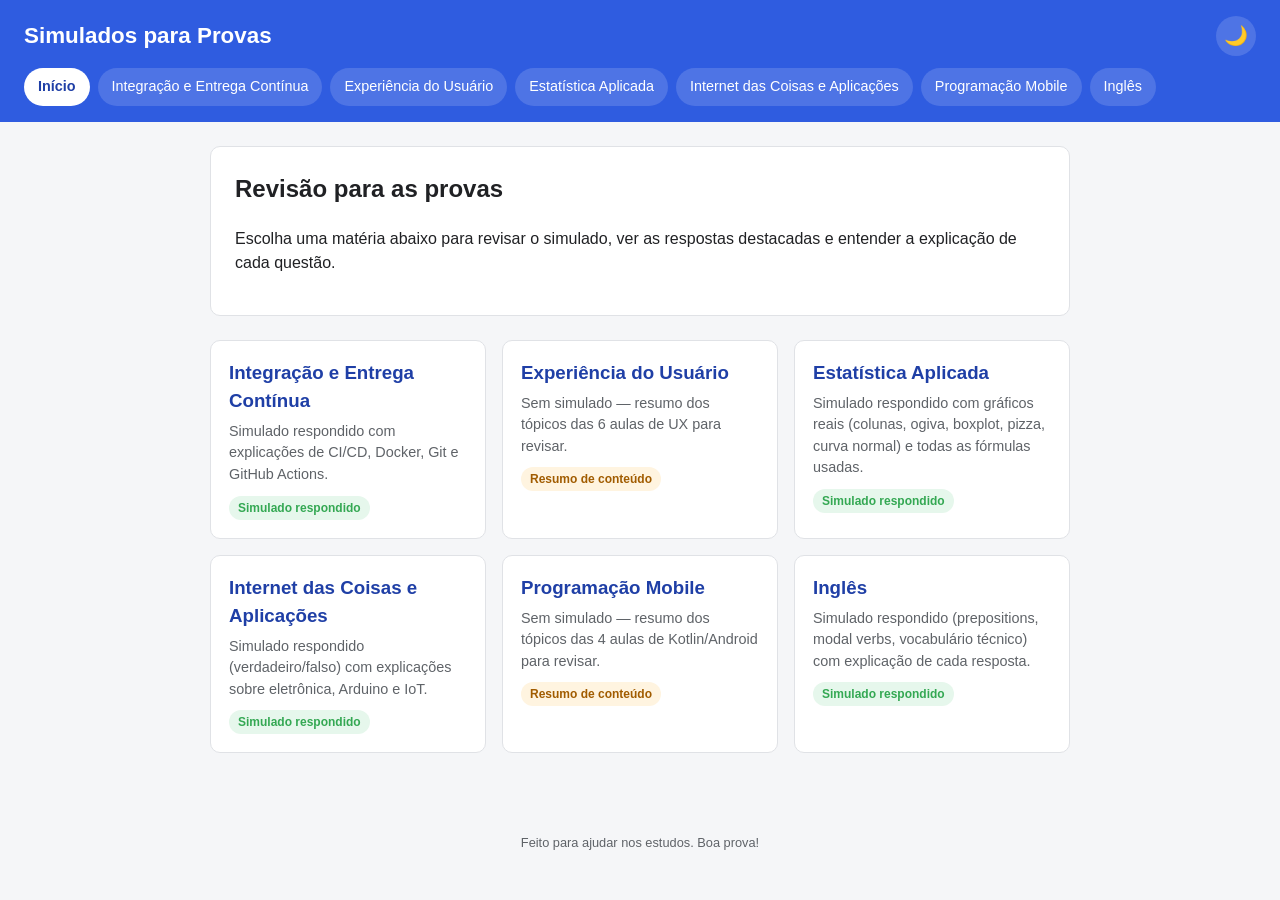
<file: index.html>
<!DOCTYPE html>
<html lang="pt-BR">
<head>
<meta charset="UTF-8">
<meta name="viewport" content="width=device-width, initial-scale=1.0">
<title>Simulados - Início</title>
<script>(function(){try{var t=localStorage.getItem('theme');if(!t){t=window.matchMedia('(prefers-color-scheme: dark)').matches?'dark':'light';}document.documentElement.setAttribute('data-theme',t);}catch(e){}})();</script>
<link rel="stylesheet" href="css/style.css">
</head>
<body>

<header class="site-header">
  <div class="header-top">
    <h1>Simulados para Provas</h1>
    <button type="button" id="theme-toggle" class="theme-toggle-btn" aria-label="Alternar tema claro/escuro" title="Alternar tema">🌙</button>
  </div>
  <nav class="main-nav">
    <a href="index.html" class="active">Início</a>
    <a href="entrega-continua.html">Integração e Entrega Contínua</a>
    <a href="ux.html">Experiência do Usuário</a>
    <a href="estatistica.html">Estatística Aplicada</a>
    <a href="iot.html">Internet das Coisas e Aplicações</a>
    <a href="mobile.html">Programação Mobile</a>
    <a href="ingles.html">Inglês</a>
  </nav>
</header>

<main>
  <div class="hero">
    <h2 class="page-title">Revisão para as provas</h2>
    <p>Escolha uma matéria abaixo para revisar o simulado, ver as respostas destacadas e entender a explicação de cada questão.</p>
  </div>

  <div class="subject-grid">
    <a class="subject-card" href="entrega-continua.html">
      <h3>Integração e Entrega Contínua</h3>
      <p>Simulado respondido com explicações de CI/CD, Docker, Git e GitHub Actions.</p>
      <span class="status-badge status-ready">Simulado respondido</span>
    </a>

    <a class="subject-card" href="ux.html">
      <h3>Experiência do Usuário</h3>
      <p>Sem simulado — resumo dos tópicos das 6 aulas de UX para revisar.</p>
      <span class="status-badge status-todo">Resumo de conteúdo</span>
    </a>
    <a class="subject-card" href="estatistica.html">
      <h3>Estatística Aplicada</h3>
      <p>Simulado respondido com gráficos reais (colunas, ogiva, boxplot, pizza, curva normal) e todas as fórmulas usadas.</p>
      <span class="status-badge status-ready">Simulado respondido</span>
    </a>

    <a class="subject-card" href="iot.html">
      <h3>Internet das Coisas e Aplicações</h3>
      <p>Simulado respondido (verdadeiro/falso) com explicações sobre eletrônica, Arduino e IoT.</p>
      <span class="status-badge status-ready">Simulado respondido</span>
    </a>

    <a class="subject-card" href="mobile.html">
      <h3>Programação Mobile</h3>
      <p>Sem simulado — resumo dos tópicos das 4 aulas de Kotlin/Android para revisar.</p>
      <span class="status-badge status-todo">Resumo de conteúdo</span>
    </a>

    <a class="subject-card" href="ingles.html">
      <h3>Inglês</h3>
      <p>Simulado respondido (prepositions, modal verbs, vocabulário técnico) com explicação de cada resposta.</p>
      <span class="status-badge status-ready">Simulado respondido</span>
    </a>
  </div>
</main>

<footer class="site-footer">Feito para ajudar nos estudos. Boa prova!</footer>

<script src="js/site.js"></script>

</body>
</html>
</file>
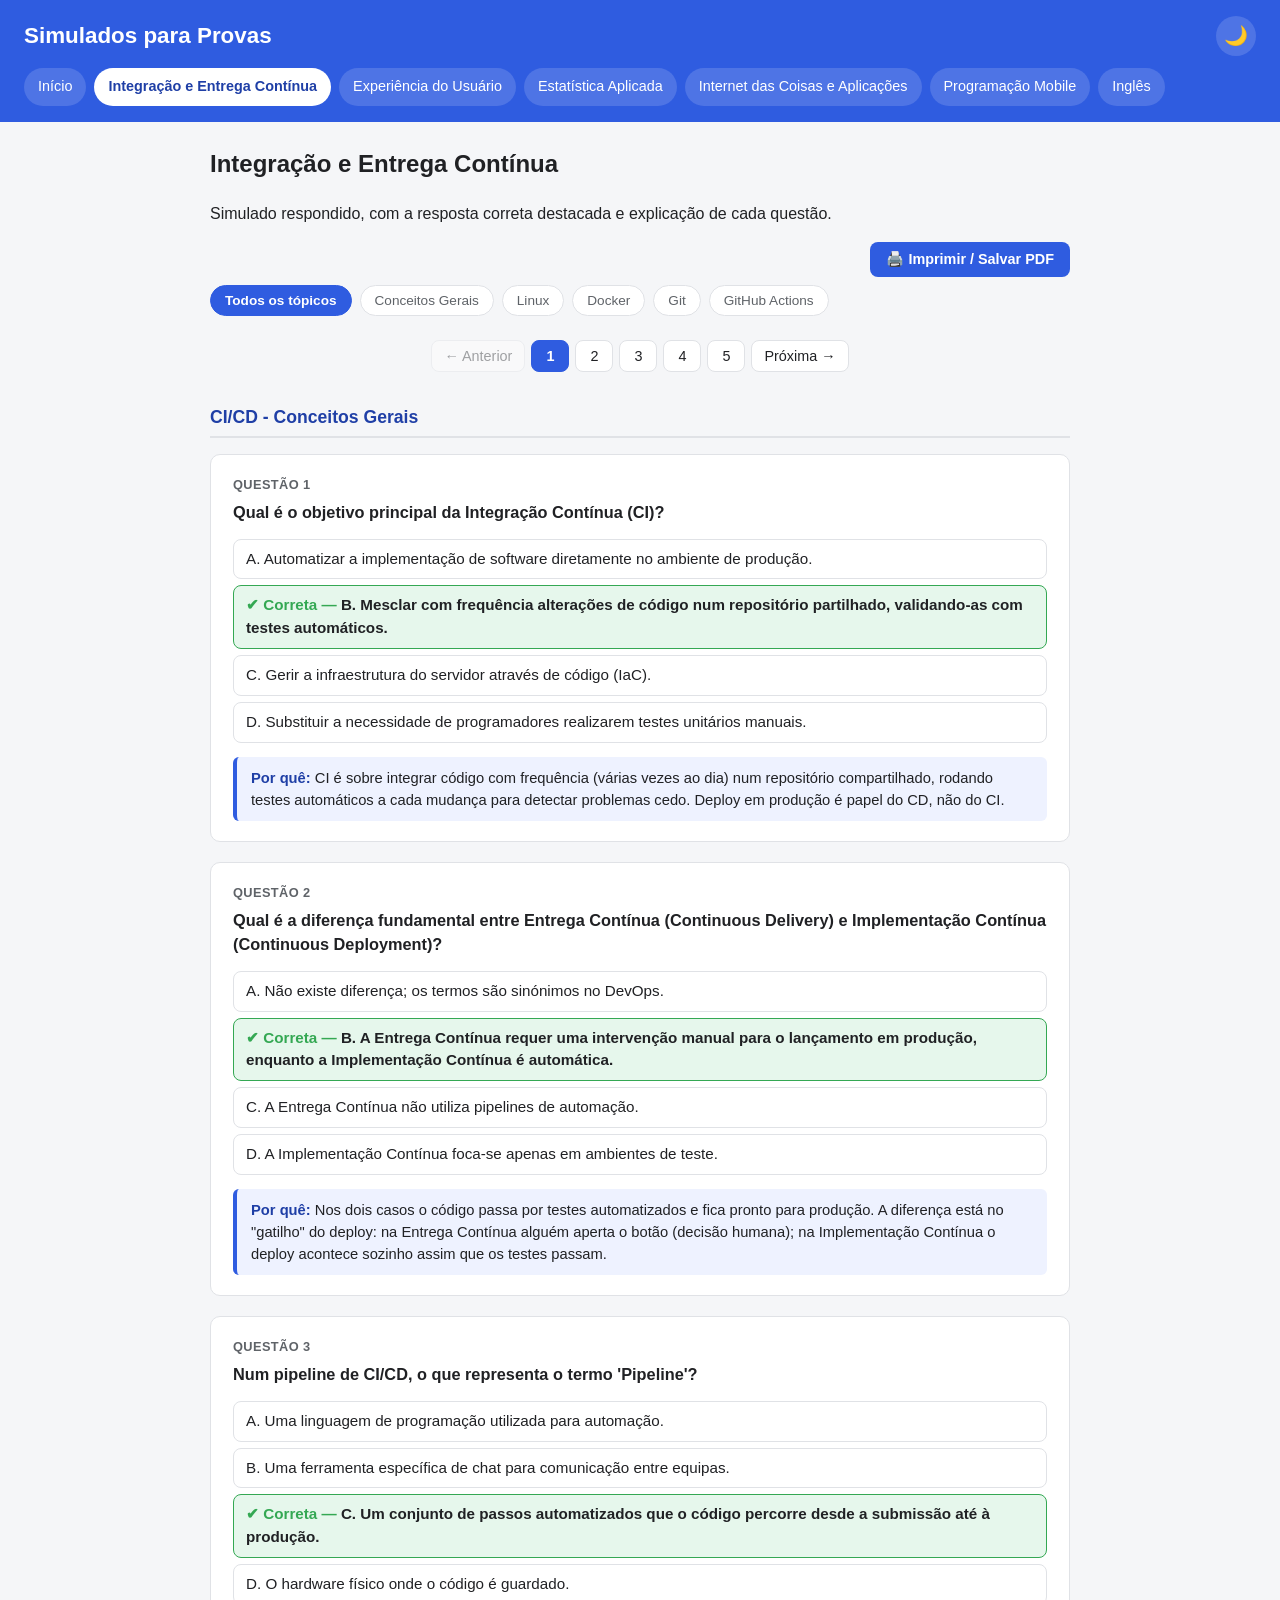
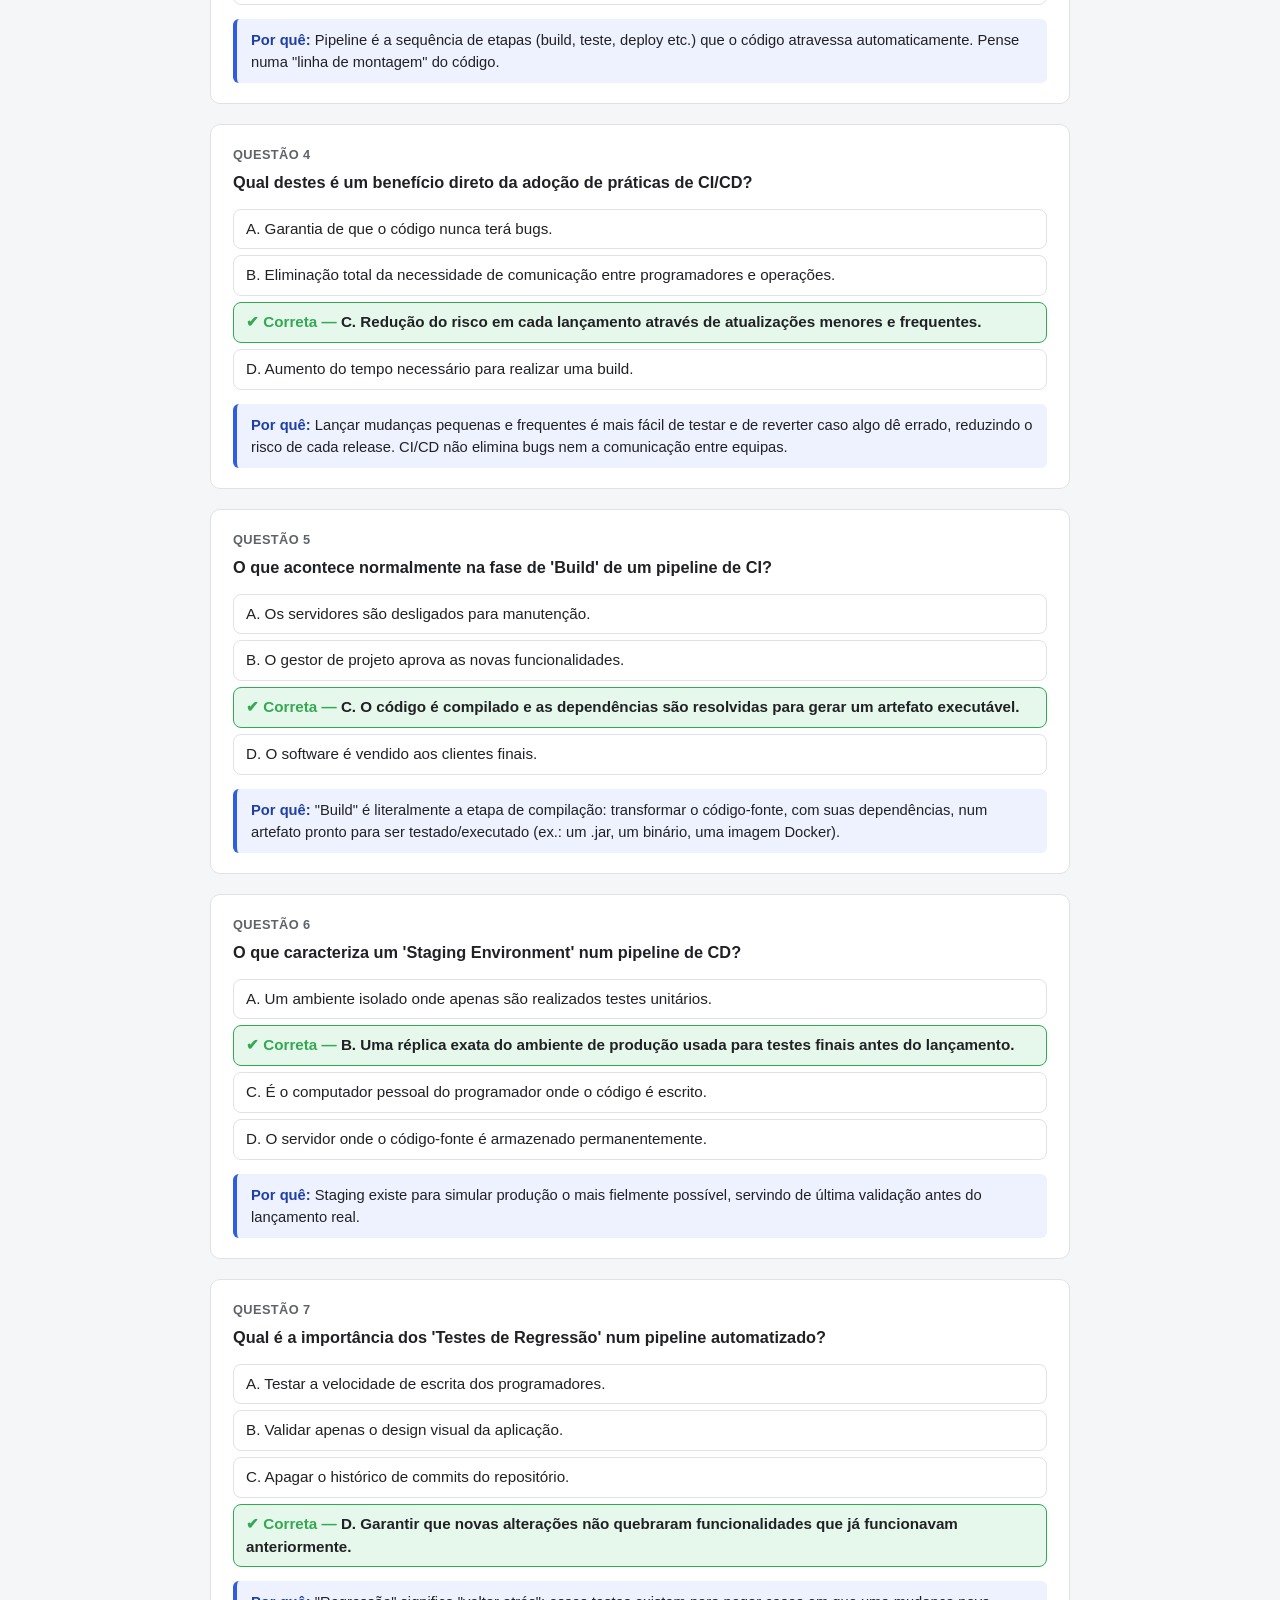
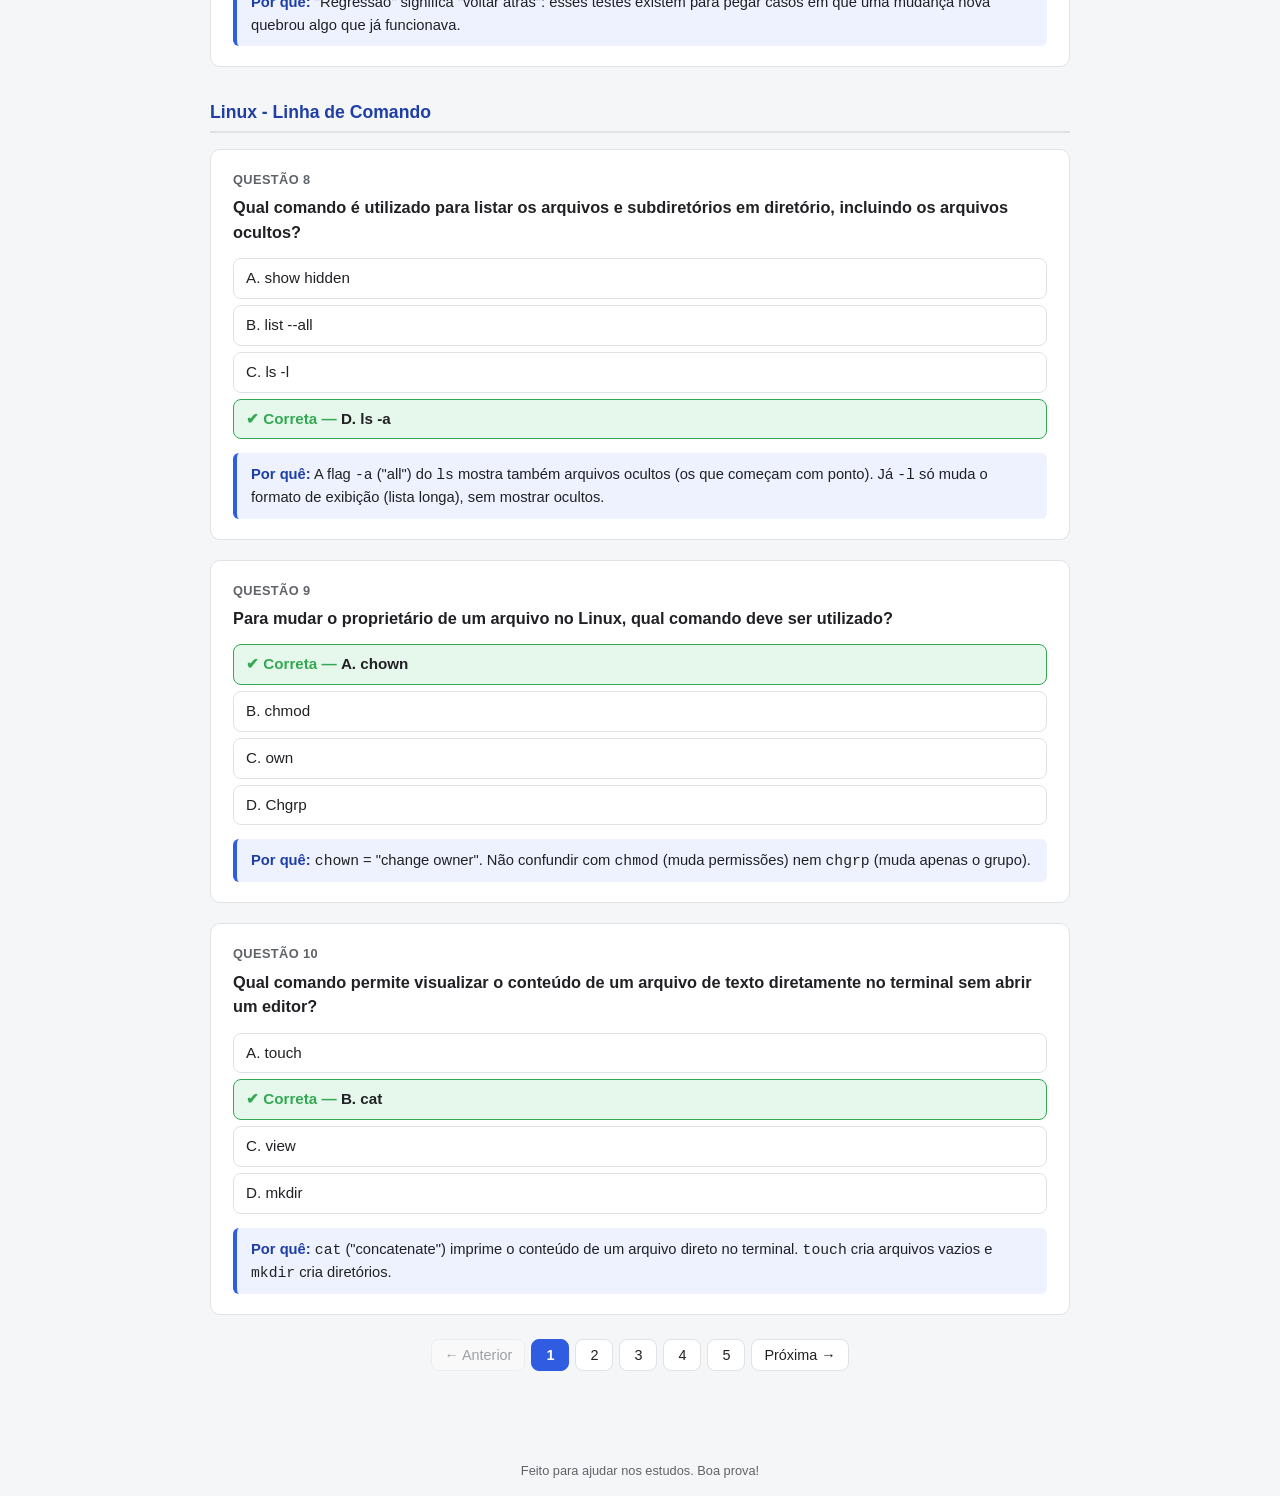
<file: entrega-continua.html>
<!DOCTYPE html>
<html lang="pt-BR">
<head>
<meta charset="UTF-8">
<meta name="viewport" content="width=device-width, initial-scale=1.0">
<title>Integração e Entrega Contínua - Simulado</title>
<script>(function(){try{var t=localStorage.getItem('theme');if(!t){t=window.matchMedia('(prefers-color-scheme: dark)').matches?'dark':'light';}document.documentElement.setAttribute('data-theme',t);}catch(e){}})();</script>
<link rel="stylesheet" href="css/style.css">
</head>
<body>

<header class="site-header">
  <div class="header-top">
    <h1>Simulados para Provas</h1>
    <button type="button" id="theme-toggle" class="theme-toggle-btn" aria-label="Alternar tema claro/escuro" title="Alternar tema">🌙</button>
  </div>
  <nav class="main-nav">
    <a href="index.html">Início</a>
    <a href="entrega-continua.html" class="active">Integração e Entrega Contínua</a>
    <a href="ux.html">Experiência do Usuário</a>
    <a href="estatistica.html">Estatística Aplicada</a>
    <a href="iot.html">Internet das Coisas e Aplicações</a>
    <a href="mobile.html">Programação Mobile</a>
    <a href="ingles.html">Inglês</a>
  </nav>
</header>

<main>
  <h2 class="page-title">Integração e Entrega Contínua</h2>
  <p>Simulado respondido, com a resposta correta destacada e explicação de cada questão.</p>

  <div class="quiz-toolbar">
    <button type="button" class="print-btn" id="print-btn">🖨️ Imprimir / Salvar PDF</button>
  </div>

  <div class="topic-filter" id="topic-filter"></div>

  <nav class="pagination pagination-top"></nav>

  <div id="quiz-questions">

  <h3 class="section-divider">CI/CD - Conceitos Gerais</h3>

  <div class="question-card" data-topic="Conceitos Gerais">
    <div class="question-number">Questão 1</div>
    <div class="question-text">Qual é o objetivo principal da Integração Contínua (CI)?</div>
    <ul class="options">
      <li>A. Automatizar a implementação de software diretamente no ambiente de produção.</li>
      <li class="correct">B. Mesclar com frequência alterações de código num repositório partilhado, validando-as com testes automáticos.</li>
      <li>C. Gerir a infraestrutura do servidor através de código (IaC).</li>
      <li>D. Substituir a necessidade de programadores realizarem testes unitários manuais.</li>
    </ul>
    <div class="explanation"><strong>Por quê:</strong> CI é sobre integrar código com frequência (várias vezes ao dia) num repositório compartilhado, rodando testes automáticos a cada mudança para detectar problemas cedo. Deploy em produção é papel do CD, não do CI.</div>
  </div>

  <div class="question-card" data-topic="Conceitos Gerais">
    <div class="question-number">Questão 2</div>
    <div class="question-text">Qual é a diferença fundamental entre Entrega Contínua (Continuous Delivery) e Implementação Contínua (Continuous Deployment)?</div>
    <ul class="options">
      <li>A. Não existe diferença; os termos são sinónimos no DevOps.</li>
      <li class="correct">B. A Entrega Contínua requer uma intervenção manual para o lançamento em produção, enquanto a Implementação Contínua é automática.</li>
      <li>C. A Entrega Contínua não utiliza pipelines de automação.</li>
      <li>D. A Implementação Contínua foca-se apenas em ambientes de teste.</li>
    </ul>
    <div class="explanation"><strong>Por quê:</strong> Nos dois casos o código passa por testes automatizados e fica pronto para produção. A diferença está no "gatilho" do deploy: na Entrega Contínua alguém aperta o botão (decisão humana); na Implementação Contínua o deploy acontece sozinho assim que os testes passam.</div>
  </div>

  <div class="question-card" data-topic="Conceitos Gerais">
    <div class="question-number">Questão 3</div>
    <div class="question-text">Num pipeline de CI/CD, o que representa o termo 'Pipeline'?</div>
    <ul class="options">
      <li>A. Uma linguagem de programação utilizada para automação.</li>
      <li>B. Uma ferramenta específica de chat para comunicação entre equipas.</li>
      <li class="correct">C. Um conjunto de passos automatizados que o código percorre desde a submissão até à produção.</li>
      <li>D. O hardware físico onde o código é guardado.</li>
    </ul>
    <div class="explanation"><strong>Por quê:</strong> Pipeline é a sequência de etapas (build, teste, deploy etc.) que o código atravessa automaticamente. Pense numa "linha de montagem" do código.</div>
  </div>

  <div class="question-card" data-topic="Conceitos Gerais">
    <div class="question-number">Questão 4</div>
    <div class="question-text">Qual destes é um benefício direto da adoção de práticas de CI/CD?</div>
    <ul class="options">
      <li>A. Garantia de que o código nunca terá bugs.</li>
      <li>B. Eliminação total da necessidade de comunicação entre programadores e operações.</li>
      <li class="correct">C. Redução do risco em cada lançamento através de atualizações menores e frequentes.</li>
      <li>D. Aumento do tempo necessário para realizar uma build.</li>
    </ul>
    <div class="explanation"><strong>Por quê:</strong> Lançar mudanças pequenas e frequentes é mais fácil de testar e de reverter caso algo dê errado, reduzindo o risco de cada release. CI/CD não elimina bugs nem a comunicação entre equipas.</div>
  </div>

  <div class="question-card" data-topic="Conceitos Gerais">
    <div class="question-number">Questão 5</div>
    <div class="question-text">O que acontece normalmente na fase de 'Build' de um pipeline de CI?</div>
    <ul class="options">
      <li>A. Os servidores são desligados para manutenção.</li>
      <li>B. O gestor de projeto aprova as novas funcionalidades.</li>
      <li class="correct">C. O código é compilado e as dependências são resolvidas para gerar um artefato executável.</li>
      <li>D. O software é vendido aos clientes finais.</li>
    </ul>
    <div class="explanation"><strong>Por quê:</strong> "Build" é literalmente a etapa de compilação: transformar o código-fonte, com suas dependências, num artefato pronto para ser testado/executado (ex.: um .jar, um binário, uma imagem Docker).</div>
  </div>

  <div class="question-card" data-topic="Conceitos Gerais">
    <div class="question-number">Questão 6</div>
    <div class="question-text">O que caracteriza um 'Staging Environment' num pipeline de CD?</div>
    <ul class="options">
      <li>A. Um ambiente isolado onde apenas são realizados testes unitários.</li>
      <li class="correct">B. Uma réplica exata do ambiente de produção usada para testes finais antes do lançamento.</li>
      <li>C. É o computador pessoal do programador onde o código é escrito.</li>
      <li>D. O servidor onde o código-fonte é armazenado permanentemente.</li>
    </ul>
    <div class="explanation"><strong>Por quê:</strong> Staging existe para simular produção o mais fielmente possível, servindo de última validação antes do lançamento real.</div>
  </div>

  <div class="question-card" data-topic="Conceitos Gerais">
    <div class="question-number">Questão 7</div>
    <div class="question-text">Qual é a importância dos 'Testes de Regressão' num pipeline automatizado?</div>
    <ul class="options">
      <li>A. Testar a velocidade de escrita dos programadores.</li>
      <li>B. Validar apenas o design visual da aplicação.</li>
      <li>C. Apagar o histórico de commits do repositório.</li>
      <li class="correct">D. Garantir que novas alterações não quebraram funcionalidades que já funcionavam anteriormente.</li>
    </ul>
    <div class="explanation"><strong>Por quê:</strong> "Regressão" significa "voltar atrás": esses testes existem para pegar casos em que uma mudança nova quebrou algo que já funcionava.</div>
  </div>

  <h3 class="section-divider">Linux - Linha de Comando</h3>

  <div class="question-card" data-topic="Linux">
    <div class="question-number">Questão 8</div>
    <div class="question-text">Qual comando é utilizado para listar os arquivos e subdiretórios em diretório, incluindo os arquivos ocultos?</div>
    <ul class="options">
      <li>A. show hidden</li>
      <li>B. list --all</li>
      <li>C. ls -l</li>
      <li class="correct">D. ls -a</li>
    </ul>
    <div class="explanation"><strong>Por quê:</strong> A flag <code>-a</code> ("all") do <code>ls</code> mostra também arquivos ocultos (os que começam com ponto). Já <code>-l</code> só muda o formato de exibição (lista longa), sem mostrar ocultos.</div>
  </div>

  <div class="question-card" data-topic="Linux">
    <div class="question-number">Questão 9</div>
    <div class="question-text">Para mudar o proprietário de um arquivo no Linux, qual comando deve ser utilizado?</div>
    <ul class="options">
      <li class="correct">A. chown</li>
      <li>B. chmod</li>
      <li>C. own</li>
      <li>D. Chgrp</li>
    </ul>
    <div class="explanation"><strong>Por quê:</strong> <code>chown</code> = "change owner". Não confundir com <code>chmod</code> (muda permissões) nem <code>chgrp</code> (muda apenas o grupo).</div>
  </div>

  <div class="question-card" data-topic="Linux">
    <div class="question-number">Questão 10</div>
    <div class="question-text">Qual comando permite visualizar o conteúdo de um arquivo de texto diretamente no terminal sem abrir um editor?</div>
    <ul class="options">
      <li>A. touch</li>
      <li class="correct">B. cat</li>
      <li>C. view</li>
      <li>D. mkdir</li>
    </ul>
    <div class="explanation"><strong>Por quê:</strong> <code>cat</code> ("concatenate") imprime o conteúdo de um arquivo direto no terminal. <code>touch</code> cria arquivos vazios e <code>mkdir</code> cria diretórios.</div>
  </div>

  <div class="question-card" data-topic="Linux">
    <div class="question-number">Questão 11</div>
    <div class="question-text">Como se apaga um diretório que não está vazio através da linha de comandos?</div>
    <ul class="options">
      <li>A. delete --all</li>
      <li>B. remove -dir</li>
      <li class="correct">C. rm -r</li>
      <li>D. Rmdir</li>
    </ul>
    <div class="explanation"><strong>Por quê:</strong> <code>rmdir</code> só apaga diretórios vazios. Para remover um diretório com conteúdo é preciso <code>rm -r</code> (recursivo), que apaga tudo dentro dele também.</div>
  </div>

  <div class="question-card" data-topic="Linux">
    <div class="question-number">Questão 12</div>
    <div class="question-text">Qual comando é utilizado para verificar o caminho completo do diretório onde se encontra atualmente?</div>
    <ul class="options">
      <li class="correct">A. pwd</li>
      <li>B. cd</li>
      <li>C. whereami</li>
      <li>D. path</li>
    </ul>
    <div class="explanation"><strong>Por quê:</strong> <code>pwd</code> = "print working directory", mostra o caminho absoluto de onde você está. <code>cd</code> serve para mudar de diretório, não para mostrar o atual.</div>
  </div>

  <div class="question-card" data-topic="Linux">
    <div class="question-number">Questão 13</div>
    <div class="question-text">Qual é o comando utilizado para pesquisar padrões de texto dentro de arquivos?</div>
    <ul class="options">
      <li>A. locate</li>
      <li>B. search</li>
      <li>C. find</li>
      <li class="correct">D. grep</li>
    </ul>
    <div class="explanation"><strong>Por quê:</strong> <code>grep</code> busca padrões de texto (inclusive expressões regulares) dentro do conteúdo dos arquivos. <code>find</code> busca arquivos pelo nome/atributos, não pelo conteúdo.</div>
  </div>

  <div class="question-card" data-topic="Linux">
    <div class="question-number">Questão 14</div>
    <div class="question-text">Para dar permissão total (leitura, escrita e execução) a todos os usuários num arquivo, qual comando chmod deve ser usado?</div>
    <ul class="options">
      <li>A. chmod +x</li>
      <li>B. chmod 666</li>
      <li class="correct">C. chmod 777</li>
      <li>D. chmod full</li>
    </ul>
    <div class="explanation"><strong>Por quê:</strong> Cada dígito representa dono/grupo/outros, e 7 = leitura(4)+escrita(2)+execução(1). <code>777</code> dá todas as permissões a todo mundo. <code>666</code> não inclui execução.</div>
  </div>

  <div class="question-card" data-topic="Linux">
    <div class="question-number">Questão 15</div>
    <div class="question-text">Como se pode criar um arquivo vazio chamado 'notas.txt' de forma rápida?</div>
    <ul class="options">
      <li>A. new notas.txt</li>
      <li>B. cp notas.txt</li>
      <li class="correct">C. touch notas.txt</li>
      <li>D. mkfile notas.txt</li>
    </ul>
    <div class="explanation"><strong>Por quê:</strong> <code>touch</code> cria um arquivo vazio (ou atualiza a data de modificação se já existir). É o jeito padrão e rápido no Linux.</div>
  </div>

  <div class="question-card" data-topic="Linux">
    <div class="question-number">Questão 16</div>
    <div class="question-text">Qual comando é usado para mover ou renomear arquivos e diretórios?</div>
    <ul class="options">
      <li class="correct">A. mv</li>
      <li>B. rn</li>
      <li>C. move</li>
      <li>D. cp</li>
    </ul>
    <div class="explanation"><strong>Por quê:</strong> <code>mv</code> ("move") serve tanto para mover quanto para renomear (renomear é só "mover" para o mesmo lugar com outro nome). <code>cp</code> copia, não move.</div>
  </div>

  <h3 class="section-divider">Docker</h3>

  <div class="question-card" data-topic="Docker">
    <div class="question-number">Questão 17</div>
    <div class="question-text">Qual é a principal diferença entre uma Imagem Docker e um Container Docker?</div>
    <ul class="options">
      <li>A. Uma imagem é uma instância em execução, enquanto um Container é o modelo estático armazenado no disco.</li>
      <li>B. Imagens são usadas apenas em ambiente de desenvolvimento e Containeres apenas em produção.</li>
      <li>C. Não há diferença técnica, são apenas nomes diferentes para o mesmo conceito de virtualização.</li>
      <li class="correct">D. Uma imagem é um modelo de leitura apenas (read-only), enquanto um Container é uma instância executável baseada nessa imagem.</li>
    </ul>
    <div class="explanation"><strong>Por quê:</strong> Pense na imagem como uma "planta"/molde imutável, e o container como uma "casa construída" a partir dessa planta, em execução. Você pode criar vários containers a partir da mesma imagem.</div>
  </div>

  <div class="question-card" data-topic="Docker">
    <div class="question-number">Questão 18</div>
    <div class="question-text">Qual é o objetivo principal do arquivo 'Dockerfile'?</div>
    <ul class="options">
      <li>A. Listar todos os Containers que estão atualmente em execução no host.</li>
      <li>B. Gerir as permissões de utilizador dentro do Docker Hub.</li>
      <li>C. Monitorizar o desempenho dos Containers em tempo real.</li>
      <li class="correct">D. Contém as instruções necessárias para criar automaticamente uma imagem Docker.</li>
    </ul>
    <div class="explanation"><strong>Por quê:</strong> O Dockerfile é uma "receita": lista passo a passo (FROM, COPY, RUN, CMD...) como montar a imagem automaticamente.</div>
  </div>

  <div class="question-card" data-topic="Docker">
    <div class="question-number">Questão 19</div>
    <div class="question-text">No Docker, para que servem os 'Volumes'?</div>
    <ul class="options">
      <li>A. Para limitar a quantidade de memória RAM que um Container pode utilizar.</li>
      <li class="correct">B. Para persistir dados gerados por um Container além do seu ciclo de vida.</li>
      <li>C. Para isolar o tráfego de rede entre diferentes Containers.</li>
      <li>D. Para aumentar a velocidade de processamento da CPU do Container.</li>
    </ul>
    <div class="explanation"><strong>Por quê:</strong> Por padrão, dados dentro de um container somem quando ele é removido. Volumes gravam esses dados fora do container (no host ou num volume gerenciado), fazendo-os sobreviver mesmo se o container for apagado.</div>
  </div>

  <div class="question-card" data-topic="Docker">
    <div class="question-number">Questão 20</div>
    <div class="question-text">Qual comando é utilizado para baixar uma imagem do Docker Hub para a sua máquina local sem necessariamente instanciar um container com base nela?</div>
    <ul class="options">
      <li>A. docker build</li>
      <li>B. docker run</li>
      <li class="correct">C. docker pull</li>
      <li>D. docker push</li>
    </ul>
    <div class="explanation"><strong>Por quê:</strong> <code>docker pull</code> só baixa a imagem. <code>docker run</code> baixa (se não existir localmente) e já cria/inicia um container. <code>docker push</code> faz o caminho inverso (envia para o registro).</div>
  </div>

  <div class="question-card" data-topic="Docker">
    <div class="question-number">Questão 21</div>
    <div class="question-text">Qual é a principal diferença entre um Container Docker e uma Máquina Virtual (VM)?</div>
    <ul class="options">
      <li>A. As VMs inicializam mais rapidamente do que os Containers Docker.</li>
      <li class="correct">B. Os Containers partilham o kernel do sistema operacional anfitrião (host), enquanto as VMs incluem um SO completo.</li>
      <li>C. Os Containers Docker requerem um Hypervisor como o VMware ou VirtualBox.</li>
      <li>D. Não existe diferença de performance entre ambos.</li>
    </ul>
    <div class="explanation"><strong>Por quê:</strong> Containers virtualizam só a aplicação e reutilizam o kernel do host, por isso são leves e rápidos. VMs carregam um sistema operacional inteiro por cima de um hypervisor, o que é mais pesado e lento para iniciar.</div>
  </div>

  <div class="question-card" data-topic="Docker">
    <div class="question-number">Questão 22</div>
    <div class="question-text">Qual é o comando utilizado para criar uma imagem a partir de um arquivo 'Dockerfile'?</div>
    <ul class="options">
      <li>A. docker create</li>
      <li>B. docker run</li>
      <li class="correct">C. docker build</li>
      <li>D. docker push</li>
    </ul>
    <div class="explanation"><strong>Por quê:</strong> <code>docker build</code> lê o Dockerfile e gera a imagem. É diferente de <code>docker run</code>, que usa uma imagem já pronta para criar um container.</div>
  </div>

  <div class="question-card" data-topic="Docker">
    <div class="question-number">Questão 23</div>
    <div class="question-text">No Docker, o que acontece aos dados guardados dentro de um Container quando este é removido, caso não tenham sido utilizados volumes?</div>
    <ul class="options">
      <li class="correct">A. Os dados são perdidos permanentemente.</li>
      <li>B. Os dados são movidos automaticamente para o Docker Hub.</li>
      <li>C. O Docker impede a remoção do Container se houver arquivos novos.</li>
      <li>D. Os dados persistem no disco do anfitrião (host) para sempre.</li>
    </ul>
    <div class="explanation"><strong>Por quê:</strong> Sem volume, os arquivos ficam só na camada de escrita do container. Ao remover o container, essa camada some e os dados se perdem — por isso volumes existem.</div>
  </div>

  <div class="question-card" data-topic="Docker">
    <div class="question-number">Questão 24</div>
    <div class="question-text">Qual instrução do Dockerfile define o comando padrão que será executado quando o Container for iniciado?</div>
    <ul class="options">
      <li>A. FROM</li>
      <li>B. RUN</li>
      <li class="correct">C. CMD</li>
      <li>D. EXPOSE</li>
    </ul>
    <div class="explanation"><strong>Por quê:</strong> <code>FROM</code> define a imagem base, <code>RUN</code> executa comandos durante a construção da imagem, <code>EXPOSE</code> só documenta portas. <code>CMD</code> é o processo que roda quando o container é iniciado.</div>
  </div>

  <div class="question-card" data-topic="Docker">
    <div class="question-number">Questão 25</div>
    <div class="question-text">Qual é a principal diferença entre o comando 'docker run' e 'docker start'?</div>
    <ul class="options">
      <li>A. O 'docker start' é utilizado apenas para containers em modo 'detached'.</li>
      <li class="correct">B. O 'docker run' cria e inicia um novo container a partir de uma imagem, enquanto o 'docker start' inicia um container que já existe e está parado.</li>
      <li>C. O 'docker run' apenas descarrega a imagem, enquanto o 'docker start' executa o processo principal.</li>
      <li>D. Não há diferença, são sinónimos utilizados em versões diferentes do Docker.</li>
    </ul>
    <div class="explanation"><strong>Por quê:</strong> <code>run</code> = criar (a partir da imagem) + iniciar. <code>start</code> = apenas religar um container que já existia e estava parado, sem criar um novo.</div>
  </div>

  <div class="question-card" data-topic="Docker">
    <div class="question-number">Questão 26</div>
    <div class="question-text">No contexto de um Dockerfile, para que serve a instrução 'EXPOSE'?</div>
    <ul class="options">
      <li class="correct">A. Para indicar em que portas o container escuta em tempo de execução, servindo como documentação.</li>
      <li>B. Para definir a variável de ambiente da porta de rede da aplicação.</li>
      <li>C. Para abrir automaticamente a porta no host e mapeá-la para o mundo exterior.</li>
      <li>D. Para permitir que o container aceda à rede internet do host.</li>
    </ul>
    <div class="explanation"><strong>Por quê:</strong> EXPOSE é apenas informativo/documental. Quem realmente abre a porta para o host é a flag <code>-p</code> do <code>docker run</code>.</div>
  </div>

  <div class="question-card" data-topic="Docker">
    <div class="question-number">Questão 27</div>
    <div class="question-text">O que acontece se for executado o comando 'docker run -d nginx'?</div>
    <ul class="options">
      <li class="correct">A. O container é executado em segundo plano (background).</li>
      <li>B. O Docker apaga o container imediatamente após a execução (deletable).</li>
      <li>C. O container é executado com privilégios de administrador (debug mode).</li>
      <li>D. O container é executado em modo interativo com um terminal aberto.</li>
    </ul>
    <div class="explanation"><strong>Por quê:</strong> A flag <code>-d</code> significa "detached" (segundo plano). Apagar automaticamente é a flag <code>--rm</code>, e modo interativo com terminal é <code>-it</code>.</div>
  </div>

  <div class="question-card" data-topic="Docker">
    <div class="question-number">Questão 28</div>
    <div class="question-text">Qual é a vantagem de utilizar 'Multi-stage builds' num Dockerfile?</div>
    <ul class="options">
      <li class="correct">A. Reduz o tamanho da imagem final ao separar o ambiente de compilação do ambiente de execução, copiando apenas o necessário.</li>
      <li>B. Torna obrigatório o uso de Docker Compose para construir a aplicação.</li>
      <li>C. Aumenta a velocidade de download das imagens base originais.</li>
      <li>D. Permite executar múltiplos Containers ao mesmo tempo a partir do mesmo Dockerfile.</li>
    </ul>
    <div class="explanation"><strong>Por quê:</strong> Com multi-stage você usa um estágio "pesado" (com compiladores, dependências de build) só para gerar o artefato, e depois copia apenas esse artefato para uma imagem final leve (ex.: nginx:alpine), descartando tudo que não é necessário em produção.</div>
  </div>

  <h3 class="section-divider">Git</h3>

  <div class="question-card" data-topic="Git">
    <div class="question-number">Questão 29</div>
    <div class="question-text">Qual comando é utilizado para criar um novo repositório Git local num diretório existente?</div>
    <ul class="options">
      <li class="correct">A. git init</li>
      <li>B. git start</li>
      <li>C. git clone</li>
      <li>D. git create</li>
    </ul>
    <div class="explanation"><strong>Por quê:</strong> <code>git init</code> transforma uma pasta comum num repositório Git. <code>git clone</code> é para copiar um repositório remoto já existente, não para criar um do zero.</div>
  </div>

  <div class="question-card" data-topic="Git">
    <div class="question-number">Questão 30</div>
    <div class="question-text">Após alterar um arquivo, qual comando é usado para adicioná-lo à 'Staging Area' antes do commit?</div>
    <ul class="options">
      <li>A. git push</li>
      <li class="correct">B. git add</li>
      <li>C. git commit</li>
      <li>D. git stage</li>
    </ul>
    <div class="explanation"><strong>Por quê:</strong> <code>git add</code> move as mudanças para a área de staging (o "carrinho" antes de fechar a compra). Só depois de adicionado é que o <code>git commit</code> registra a mudança no histórico.</div>
  </div>

  <div class="question-card" data-topic="Git">
    <div class="question-number">Questão 31</div>
    <div class="question-text">Como se pode verificar o estado atual do repositório, vendo quais arquivos foram modificados ou estão na staging area?</div>
    <ul class="options">
      <li>A. git log</li>
      <li class="correct">B. git status</li>
      <li>C. git show</li>
      <li>D. git check</li>
    </ul>
    <div class="explanation"><strong>Por quê:</strong> <code>git status</code> é o "raio-x" do momento: mostra o que mudou, o que está staged e o que não está. <code>git log</code> mostra o histórico de commits, não o estado atual.</div>
  </div>

  <div class="question-card" data-topic="Git">
    <div class="question-number">Questão 32</div>
    <div class="question-text">Qual comando cria um novo 'branch' (ramo) e muda para ele imediatamente?</div>
    <ul class="options">
      <li>A. git merge novo-ramo</li>
      <li>B. git branch novo-ramo</li>
      <li class="correct">C. git checkout -b novo-ramo</li>
      <li>D. git switch novo-ramo</li>
    </ul>
    <div class="explanation"><strong>Por quê:</strong> <code>git branch</code> sozinho só cria o branch, sem mudar para ele. A flag <code>-b</code> do <code>checkout</code> faz as duas coisas: cria e já muda. (Equivalente moderno: <code>git switch -c</code>.)</div>
  </div>

  <div class="question-card" data-topic="Git">
    <div class="question-number">Questão 33</div>
    <div class="question-text">Para baixar as alterações de um repositório remoto e mesclá-las automaticamente no seu ramo (Branch) local atual, qual comando usa?</div>
    <ul class="options">
      <li>A. git fetch</li>
      <li class="correct">B. git pull</li>
      <li>C. git push</li>
      <li>D. git remote -v</li>
    </ul>
    <div class="explanation"><strong>Por quê:</strong> <code>git pull</code> = <code>git fetch</code> + <code>git merge</code> automático. O <code>fetch</code> sozinho só baixa as referências, sem mesclar no seu branch.</div>
  </div>

  <div class="question-card" data-topic="Git">
    <div class="question-number">Questão 34</div>
    <div class="question-text">Como se visualiza o histórico completo de commits de um projeto?</div>
    <ul class="options">
      <li>A. git history</li>
      <li>B. git status</li>
      <li class="correct">C. git log</li>
      <li>D. git list</li>
    </ul>
    <div class="explanation"><strong>Por quê:</strong> <code>git log</code> lista os commits em ordem cronológica, com autor, data e mensagem.</div>
  </div>

  <div class="question-card" data-topic="Git">
    <div class="question-number">Questão 35</div>
    <div class="question-text">Qual comando é usado para enviar as suas alterações locais confirmadas para o repositório remoto?</div>
    <ul class="options">
      <li>A. git commit</li>
      <li>B. git remote sync</li>
      <li>C. git upload</li>
      <li class="correct">D. git push</li>
    </ul>
    <div class="explanation"><strong>Por quê:</strong> <code>git commit</code> só registra localmente. Para mandar isso para o servidor remoto (ex.: GitHub) é preciso <code>git push</code>.</div>
  </div>

  <div class="question-card" data-topic="Git">
    <div class="question-number">Questão 36</div>
    <div class="question-text">Qual comando mescla o conteúdo de um ramo específico (ex: 'feature') no ramo atual (ex: 'main')?</div>
    <ul class="options">
      <li>A. git pull feature</li>
      <li>B. git join feature</li>
      <li class="correct">C. git merge feature</li>
      <li>D. git combine feature</li>
    </ul>
    <div class="explanation"><strong>Por quê:</strong> Estando em "main", <code>git merge feature</code> traz e combina as mudanças do branch "feature" para dentro do branch atual.</div>
  </div>

  <div class="question-card" data-topic="Git">
    <div class="question-number">Questão 37</div>
    <div class="question-text">Qual é a função do comando 'git remote add origin &lt;url&gt;'?</div>
    <ul class="options">
      <li>A. Cria um novo repositório no GitHub automaticamente.</li>
      <li>B. Faz o download imediato de todo o código do servidor.</li>
      <li>C. Apaga todas as versões anteriores do código no servidor.</li>
      <li class="correct">D. Vincula o seu repositório local a um repositório remoto específico, dando-lhe o nome de 'origin'.</li>
    </ul>
    <div class="explanation"><strong>Por quê:</strong> Esse comando só cria a referência/apelido ("origin") apontando para uma URL remota. Ele não cria repositório nem baixa nada sozinho — quem baixa é o <code>fetch</code>/<code>pull</code>.</div>
  </div>

  <div class="question-card" data-topic="Git">
    <div class="question-number">Questão 38</div>
    <div class="question-text">Se apagou acidentalmente um arquivo e ainda não fez commit, qual comando (nas versões mais recentes do Git) é recomendado para restaurar esse arquivo?</div>
    <ul class="options">
      <li>A. git back</li>
      <li class="correct">B. git restore &lt;nome_do_arquivo&gt;</li>
      <li>C. git clean -f</li>
      <li>D. git remove –undo</li>
    </ul>
    <div class="explanation"><strong>Por quê:</strong> <code>git restore</code> é o comando moderno para desfazer mudanças não commitadas em um arquivo, trazendo-o de volta ao último estado salvo. <code>git clean -f</code> remove arquivos não rastreados (o oposto do que queremos aqui).</div>
  </div>

  <h3 class="section-divider">GitHub Actions</h3>

  <div class="question-card" data-topic="GitHub Actions">
    <div class="question-number">Questão 39</div>
    <div class="question-text">Em qual diretório do repositório e com qual extensão os arquivos de workflow do GitHub Actions devem ser salvos?</div>
    <ul class="options">
      <li>A. .github/pipelines/ com extensão .json</li>
      <li class="correct">B. .github/workflows/ com extensão .yml</li>
      <li>C. config/actions/ com extensão .xml</li>
      <li>D. .workflows/github/ com extensão .sh</li>
    </ul>
    <div class="explanation"><strong>Por quê:</strong> É uma convenção fixa do GitHub: os arquivos de workflow ficam em <code>.github/workflows/</code> e são escritos em YAML (.yml ou .yaml).</div>
  </div>

  <div class="question-card" data-topic="GitHub Actions">
    <div class="question-number">Questão 40</div>
    <div class="question-text">Por padrão, de que maneira múltiplos jobs definidos dentro de um mesmo arquivo de workflow são executados se nenhuma dependência for especificada?</div>
    <ul class="options">
      <li>A. Em sequência, na ordem em que aparecem no arquivo.</li>
      <li>B. De forma aleatória, dependendo da disponibilidade dos servidores.</li>
      <li class="correct">C. Em paralelo, executando simultaneamente.</li>
      <li>D. Apenas o primeiro job executa, cancelando os demais.</li>
    </ul>
    <div class="explanation"><strong>Por quê:</strong> Sem usar <code>needs</code>, o GitHub Actions assume que os jobs são independentes e os roda todos ao mesmo tempo, em runners separados, para ganhar velocidade.</div>
  </div>

  <div class="question-card" data-topic="GitHub Actions">
    <div class="question-number">Questão 41</div>
    <div class="question-text">Qual palavra-chave do YAML é utilizada na definição de um job para indicar que ele depende da conclusão bem-sucedida de outro job antes de iniciar?</div>
    <ul class="options">
      <li>A. depends_on</li>
      <li>B. after</li>
      <li>C. requires</li>
      <li class="correct">D. needs</li>
    </ul>
    <div class="explanation"><strong>Por quê:</strong> <code>needs: [nome_do_job]</code> faz um job esperar outro terminar (com sucesso) antes de começar, criando uma sequência.</div>
  </div>

  <div class="question-card" data-topic="GitHub Actions">
    <div class="question-number">Questão 42</div>
    <div class="question-text">Como o GitHub Actions gerencia os dados armazenados na seção de Secrets do repositório para garantir a segurança?</div>
    <ul class="options">
      <li>A. Salva em texto claro e permite visualização a qualquer momento na interface do GitHub.</li>
      <li class="correct">B. Criptografa os valores e exibe *** nos logs caso algum comando tente exibi-los.</li>
      <li>C. Permite acesso apenas para usuários com perfil de administrador do sistema operacional.</li>
      <li>D. Armazena os valores em arquivos públicos no diretório .github/workflows.</li>
    </ul>
    <div class="explanation"><strong>Por quê:</strong> Secrets são criptografados no GitHub e o próprio sistema de logs mascara automaticamente qualquer valor de secret que apareça na saída, mostrando <code>***</code>.</div>
  </div>

  <div class="question-card" data-topic="GitHub Actions">
    <div class="question-number">Questão 43</div>
    <div class="question-text">Qual evento (on:) permite adicionar um botão chamado "Run workflow" na interface do GitHub para disparar a automação manualmente?</div>
    <ul class="options">
      <li>A. manual_trigger</li>
      <li>B. repository_dispatch</li>
      <li class="correct">C. workflow_dispatch</li>
      <li>D. push</li>
    </ul>
    <div class="explanation"><strong>Por quê:</strong> <code>workflow_dispatch</code> é o evento que habilita o disparo manual pela interface do GitHub (o botão "Run workflow"). <code>repository_dispatch</code> é para disparos via API externa, não pelo botão da UI.</div>
  </div>

  <div class="question-card" data-topic="GitHub Actions">
    <div class="question-number">Questão 44</div>
    <div class="question-text">Qual função de status em condicionais (if:) garante que uma etapa de limpeza (cleanup) seja executada sempre, independentemente de sucesso, falha ou cancelamento das etapas anteriores?</div>
    <ul class="options">
      <li class="correct">A. always()</li>
      <li>B. success()</li>
      <li>C. failure()</li>
      <li>D. cancelled()</li>
    </ul>
    <div class="explanation"><strong>Por quê:</strong> <code>always()</code> ignora o resultado das etapas anteriores e faz aquela etapa rodar sempre — ideal para limpeza de recursos ou notificações finais.</div>
  </div>

  <div class="question-card" data-topic="GitHub Actions">
    <div class="question-number">Questão 45</div>
    <div class="question-text">O que a expressão POSIX cron '0 0 * * *' configura ao ser utilizada em um evento agendado (schedule)?</div>
    <ul class="options">
      <li>A. Executa o workflow a cada 15 minutos.</li>
      <li>B. Executa o workflow toda segunda-feira às 08:00 (UTC).</li>
      <li class="correct">C. Executa o workflow todo dia à meia-noite (UTC).</li>
      <li>D. Executa o workflow no dia 1º de cada mês ao meio-dia.</li>
    </ul>
    <div class="explanation"><strong>Por quê:</strong> A ordem dos campos cron é Minuto Hora Dia-do-mês Mês Dia-da-semana. "0 0 * * *" = minuto 0, hora 0 (meia-noite UTC), todo dia, todo mês, todo dia da semana — ou seja, todos os dias à meia-noite.</div>
  </div>

  <div class="question-card" data-topic="GitHub Actions">
    <div class="question-number">Questão 46</div>
    <div class="question-text">Qual é a principal diferença de visibilidade e segurança entre Variáveis de repositório e Secrets?</div>
    <ul class="options">
      <li>A. Variáveis usam criptografia, enquanto Secrets são exibidos em texto claro nos logs.</li>
      <li class="correct">B. Variáveis armazenam dados não sensíveis visíveis em texto claro, enquanto Secrets são criptografados e mascarados.</li>
      <li>C. Secrets funcionam apenas no escopo global, e Variáveis funcionam apenas dentro de um step.</li>
      <li>D. Não há diferença prática de segurança entre ambos.</li>
    </ul>
    <div class="explanation"><strong>Por quê:</strong> Variáveis (Variables) são para configs não sensíveis (ex.: nome de ambiente) e aparecem em texto puro. Secrets são para dados sensíveis (senhas, tokens) e ficam criptografados/mascarados.</div>
  </div>

  <div class="question-card" data-topic="GitHub Actions">
    <div class="question-number">Questão 47</div>
    <div class="question-text">Para configurar uma etapa de notificação ou envio de logs que deve ser executada apenas se pelo menos uma etapa anterior do mesmo job falhar, qual função de status deve ser usada?</div>
    <ul class="options">
      <li>A. success()</li>
      <li class="correct">B. failure()</li>
      <li>C. always()</li>
      <li>D. cancelled()</li>
    </ul>
    <div class="explanation"><strong>Por quê:</strong> <code>failure()</code> retorna verdadeiro só quando alguma etapa anterior falhou — ideal para disparar alertas apenas em caso de erro.</div>
  </div>

  <div class="question-card" data-topic="GitHub Actions">
    <div class="question-number">Questão 48</div>
    <div class="question-text">Em relação à sintaxe dos arquivos YAML no GitHub Actions, qual é a regra quanto à identação?</div>
    <ul class="options">
      <li>A. Deve-se utilizar obrigatoriamente a tecla TAB para alinhar os blocos.</li>
      <li>B. Não é necessário manter identação no formato YAML.</li>
      <li class="correct">C. Deve-se utilizar identação com espaços em branco (ex.: 2 espaços) e não utilizar a tecla TAB.</li>
      <li>D. A identação só é exigida nas linhas iniciadas com - name:.</li>
    </ul>
    <div class="explanation"><strong>Por quê:</strong> YAML usa a identação para definir a hierarquia dos blocos, e essa identação precisa ser feita com espaços — caracteres TAB não são aceitos e quebram o arquivo.</div>
  </div>

  </div>

  <nav class="pagination pagination-bottom"></nav>
</main>

<footer class="site-footer">Feito para ajudar nos estudos. Boa prova!</footer>

<script src="js/site.js"></script>
<script src="js/quiz.js"></script>
<script>
  const quizPagination = initQuizPagination('#quiz-questions', '.pagination', 10);
  initTopicFilter('#quiz-questions', '#topic-filter', (topic) => quizPagination.setFilter(topic));
  initPrintButton('#print-btn');
</script>

</body>
</html>
</file>
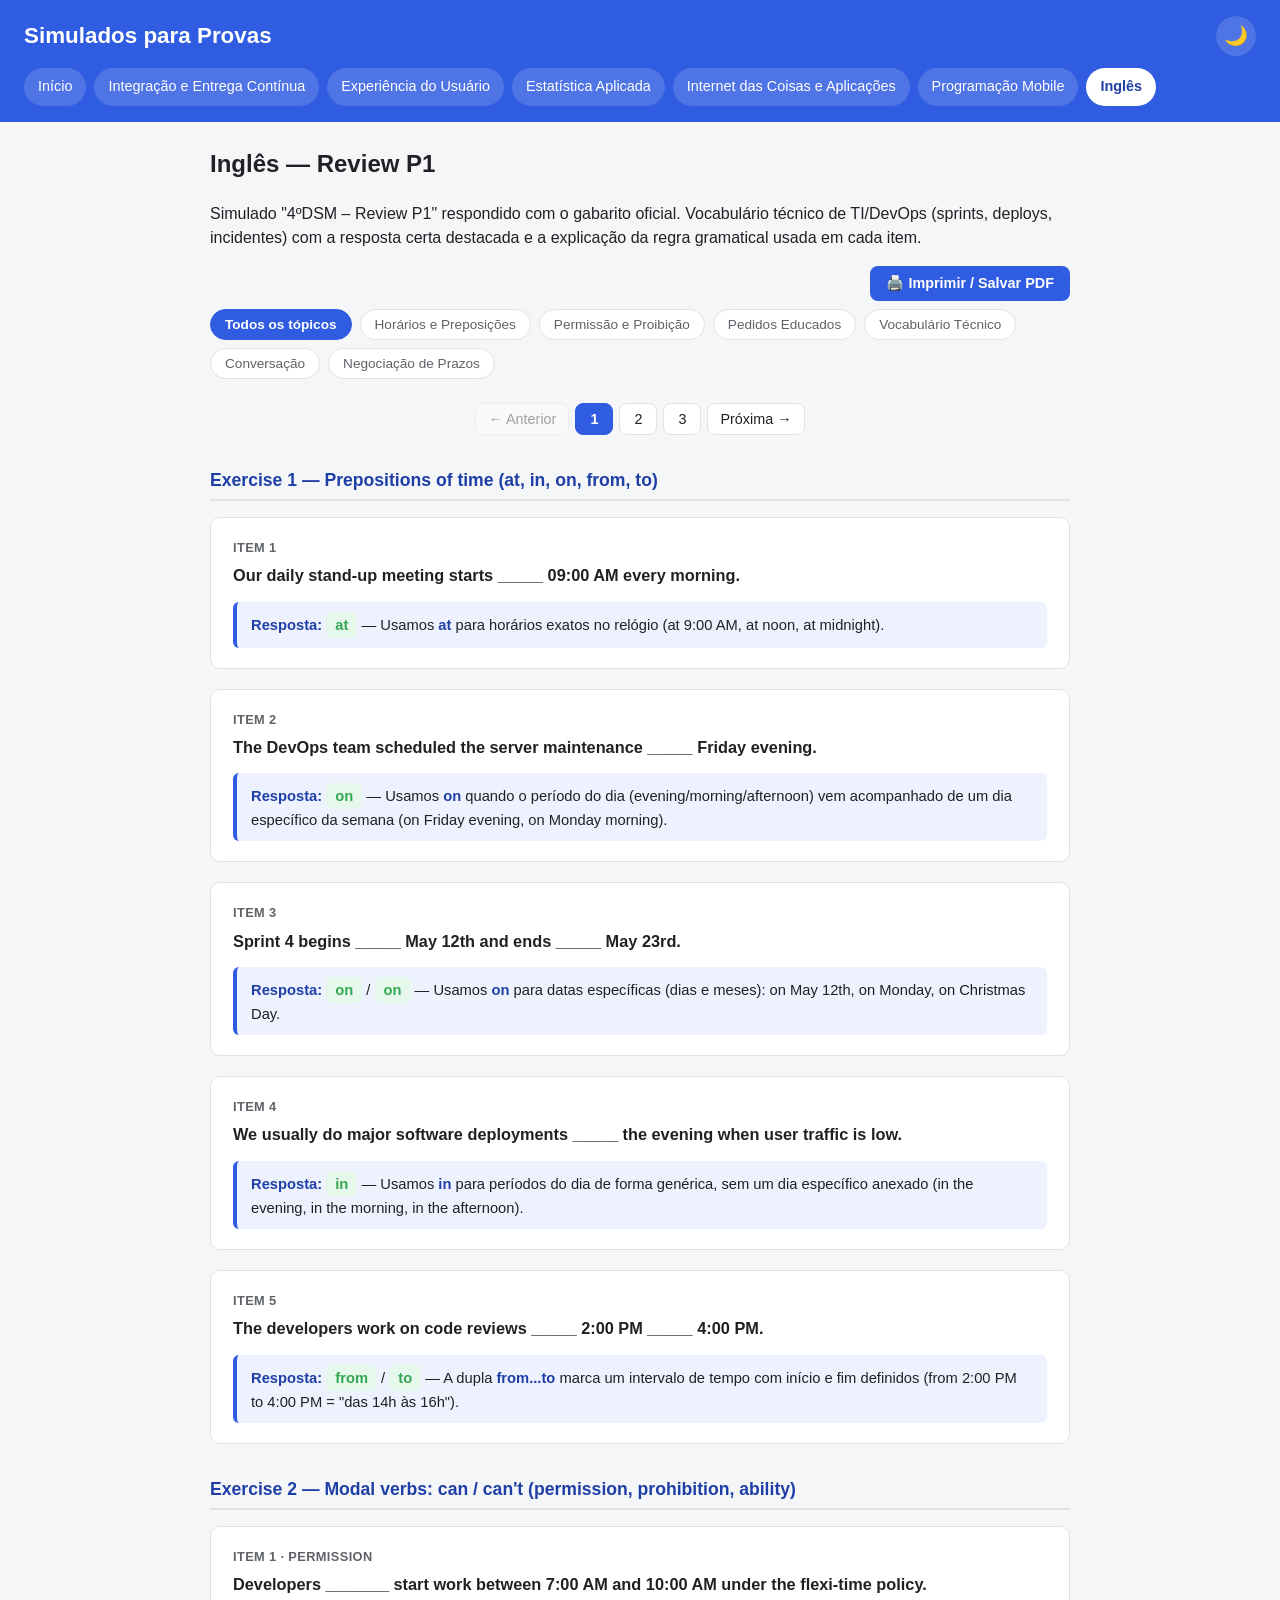
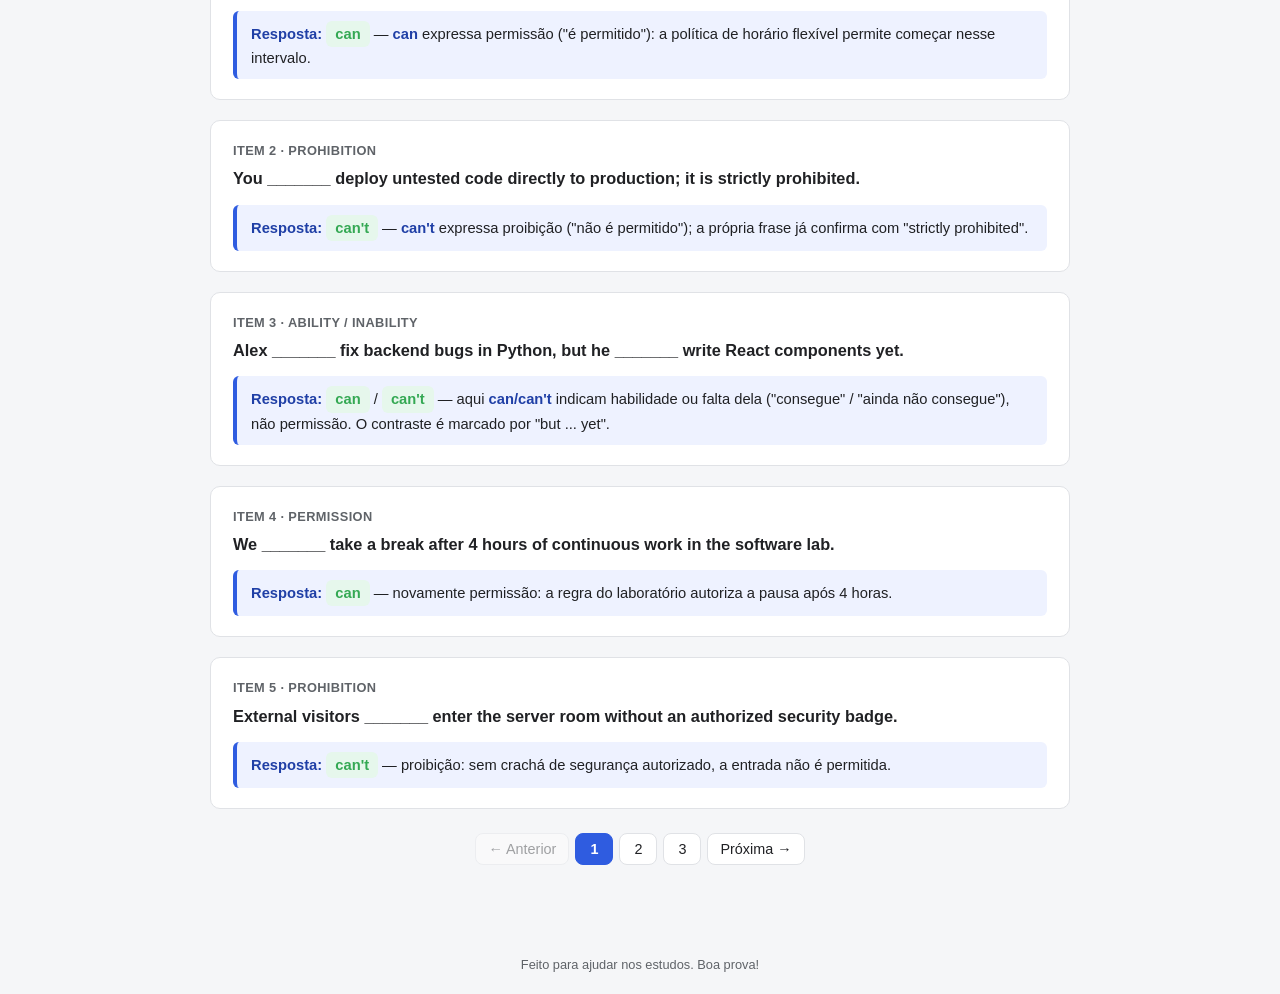
<file: ingles.html>
<!DOCTYPE html>
<html lang="pt-BR">
<head>
<meta charset="UTF-8">
<meta name="viewport" content="width=device-width, initial-scale=1.0">
<title>Inglês - Simulado</title>
<script>(function(){try{var t=localStorage.getItem('theme');if(!t){t=window.matchMedia('(prefers-color-scheme: dark)').matches?'dark':'light';}document.documentElement.setAttribute('data-theme',t);}catch(e){}})();</script>
<link rel="stylesheet" href="css/style.css">
</head>
<body>

<header class="site-header">
  <div class="header-top">
    <h1>Simulados para Provas</h1>
    <button type="button" id="theme-toggle" class="theme-toggle-btn" aria-label="Alternar tema claro/escuro" title="Alternar tema">🌙</button>
  </div>
  <nav class="main-nav">
    <a href="index.html">Início</a>
    <a href="entrega-continua.html">Integração e Entrega Contínua</a>
    <a href="ux.html">Experiência do Usuário</a>
    <a href="estatistica.html">Estatística Aplicada</a>
    <a href="iot.html">Internet das Coisas e Aplicações</a>
    <a href="mobile.html">Programação Mobile</a>
    <a href="ingles.html" class="active">Inglês</a>
  </nav>
</header>

<main>
  <h2 class="page-title">Inglês — Review P1</h2>
  <p>Simulado "4ºDSM – Review P1" respondido com o gabarito oficial. Vocabulário técnico de TI/DevOps (sprints, deploys, incidentes) com a resposta certa destacada e a explicação da regra gramatical usada em cada item.</p>

  <div class="quiz-toolbar">
    <button type="button" class="print-btn" id="print-btn">🖨️ Imprimir / Salvar PDF</button>
  </div>

  <div class="topic-filter" id="topic-filter"></div>

  <nav class="pagination pagination-top"></nav>

  <div id="quiz-questions">

  <h3 class="section-divider">Exercise 1 — Prepositions of time (at, in, on, from, to)</h3>

  <div class="question-card" data-topic="Horários e Preposições">
    <div class="question-number">Item 1</div>
    <div class="question-text">Our daily stand-up meeting starts _____ 09:00 AM every morning.</div>
    <div class="explanation"><strong>Resposta:</strong> <span class="fill-answer">at</span> — Usamos <strong>at</strong> para horários exatos no relógio (at 9:00 AM, at noon, at midnight).</div>
  </div>

  <div class="question-card" data-topic="Horários e Preposições">
    <div class="question-number">Item 2</div>
    <div class="question-text">The DevOps team scheduled the server maintenance _____ Friday evening.</div>
    <div class="explanation"><strong>Resposta:</strong> <span class="fill-answer">on</span> — Usamos <strong>on</strong> quando o período do dia (evening/morning/afternoon) vem acompanhado de um dia específico da semana (on Friday evening, on Monday morning).</div>
  </div>

  <div class="question-card" data-topic="Horários e Preposições">
    <div class="question-number">Item 3</div>
    <div class="question-text">Sprint 4 begins _____ May 12th and ends _____ May 23rd.</div>
    <div class="explanation"><strong>Resposta:</strong> <span class="fill-answer">on</span> / <span class="fill-answer">on</span> — Usamos <strong>on</strong> para datas específicas (dias e meses): on May 12th, on Monday, on Christmas Day.</div>
  </div>

  <div class="question-card" data-topic="Horários e Preposições">
    <div class="question-number">Item 4</div>
    <div class="question-text">We usually do major software deployments _____ the evening when user traffic is low.</div>
    <div class="explanation"><strong>Resposta:</strong> <span class="fill-answer">in</span> — Usamos <strong>in</strong> para períodos do dia de forma genérica, sem um dia específico anexado (in the evening, in the morning, in the afternoon).</div>
  </div>

  <div class="question-card" data-topic="Horários e Preposições">
    <div class="question-number">Item 5</div>
    <div class="question-text">The developers work on code reviews _____ 2:00 PM _____ 4:00 PM.</div>
    <div class="explanation"><strong>Resposta:</strong> <span class="fill-answer">from</span> / <span class="fill-answer">to</span> — A dupla <strong>from...to</strong> marca um intervalo de tempo com início e fim definidos (from 2:00 PM to 4:00 PM = "das 14h às 16h").</div>
  </div>

  <h3 class="section-divider">Exercise 2 — Modal verbs: can / can't (permission, prohibition, ability)</h3>

  <div class="question-card" data-topic="Permissão e Proibição">
    <div class="question-number">Item 1 · Permission</div>
    <div class="question-text">Developers _______ start work between 7:00 AM and 10:00 AM under the flexi-time policy.</div>
    <div class="explanation"><strong>Resposta:</strong> <span class="fill-answer">can</span> — <strong>can</strong> expressa permissão ("é permitido"): a política de horário flexível permite começar nesse intervalo.</div>
  </div>

  <div class="question-card" data-topic="Permissão e Proibição">
    <div class="question-number">Item 2 · Prohibition</div>
    <div class="question-text">You _______ deploy untested code directly to production; it is strictly prohibited.</div>
    <div class="explanation"><strong>Resposta:</strong> <span class="fill-answer">can't</span> — <strong>can't</strong> expressa proibição ("não é permitido"); a própria frase já confirma com "strictly prohibited".</div>
  </div>

  <div class="question-card" data-topic="Permissão e Proibição">
    <div class="question-number">Item 3 · Ability / Inability</div>
    <div class="question-text">Alex _______ fix backend bugs in Python, but he _______ write React components yet.</div>
    <div class="explanation"><strong>Resposta:</strong> <span class="fill-answer">can</span> / <span class="fill-answer">can't</span> — aqui <strong>can/can't</strong> indicam habilidade ou falta dela ("consegue" / "ainda não consegue"), não permissão. O contraste é marcado por "but ... yet".</div>
  </div>

  <div class="question-card" data-topic="Permissão e Proibição">
    <div class="question-number">Item 4 · Permission</div>
    <div class="question-text">We _______ take a break after 4 hours of continuous work in the software lab.</div>
    <div class="explanation"><strong>Resposta:</strong> <span class="fill-answer">can</span> — novamente permissão: a regra do laboratório autoriza a pausa após 4 horas.</div>
  </div>

  <div class="question-card" data-topic="Permissão e Proibição">
    <div class="question-number">Item 5 · Prohibition</div>
    <div class="question-text">External visitors _______ enter the server room without an authorized security badge.</div>
    <div class="explanation"><strong>Resposta:</strong> <span class="fill-answer">can't</span> — proibição: sem crachá de segurança autorizado, a entrada não é permitida.</div>
  </div>

  <h3 class="section-divider">Exercise 3 — Unscramble: polite requests with modal verbs (Can/Could)</h3>

  <div class="question-card" data-topic="Pedidos Educados">
    <div class="question-number">Item 1</div>
    <div class="question-text">(you / check / the server logs / could / please / ?)</div>
    <div class="explanation"><strong>Resposta:</strong> <span class="fill-answer">Could you check the server logs, please?</span> — Pedidos educados começam com o modal (Could/Can) antes do sujeito: <em>Modal + subject + verb...?</em> "Could" soa ainda mais formal/educado que "Can".</div>
  </div>

  <div class="question-card" data-topic="Pedidos Educados">
    <div class="question-number">Item 2</div>
    <div class="question-text">(I / can / remote access / request / for the database / ?)</div>
    <div class="explanation"><strong>Resposta:</strong> <span class="fill-answer">Can I request remote access for the database?</span> — Quando o próprio falante pede permissão para si mesmo ("posso...?"), a estrutura é <em>Can/Could + I + verbo...?</em></div>
  </div>

  <div class="question-card" data-topic="Pedidos Educados">
    <div class="question-number">Item 3</div>
    <div class="question-text">(we / reschedule / could / our progress meeting / to 3:00 PM / ?)</div>
    <div class="explanation"><strong>Resposta:</strong> <span class="fill-answer">Could we reschedule our progress meeting to 3:00 PM?</span> — Pedido em grupo ("podemos...?"): <em>Could + we + verbo...?</em></div>
  </div>

  <div class="question-card" data-topic="Pedidos Educados">
    <div class="question-number">Item 4</div>
    <div class="question-text">(send / you / can / the updated API documentation / ?)</div>
    <div class="explanation"><strong>Resposta:</strong> <span class="fill-answer">Can you send the updated API documentation?</span> — Pedido direto a outra pessoa: <em>Can/Could + you + verbo...?</em></div>
  </div>

  <div class="question-card" data-topic="Pedidos Educados">
    <div class="question-number">Item 5</div>
    <div class="question-text">(could / help / you / fix / this syntax error / me / ?)</div>
    <div class="explanation"><strong>Resposta:</strong> <span class="fill-answer">Could you help me fix this syntax error?</span> — Estrutura com dois verbos: "help me + verbo no infinitivo sem 'to'" (help me fix, não "help me to fix" — ambas existem, mas sem "to" é mais comum no inglês falado/técnico).</div>
  </div>

  <h3 class="section-divider">Exercise 4 — IT & Sprint vocabulary matching</h3>

  <div class="question-card" data-topic="Vocabulário Técnico">
    <div class="question-number">Matching</div>
    <div class="question-text">Match the IT &amp; Sprint terms (1–6) to their correct definitions (A–F).</div>
    <div class="table-wrap">
      <table class="calc-table">
        <thead><tr><th>Termo</th><th>Definição correta</th></tr></thead>
        <tbody>
          <tr><td>1. Blocker</td><td>C) An issue that prevents team members from making progress.</td></tr>
          <tr><td>2. Outage</td><td>B) A complete system failure where services become unavailable.</td></tr>
          <tr><td>3. On schedule</td><td>E) Completing tasks according to the planned timeline.</td></tr>
          <tr><td>4. Workaround</td><td>A) A temporary solution used to bypass a technical issue.</td></tr>
          <tr><td>5. API Endpoint</td><td>F) A specific URL where an application accesses server resources.</td></tr>
          <tr><td>6. Deployment</td><td>D) Moving completed software features to the live environment.</td></tr>
        </tbody>
      </table>
    </div>
    <div class="explanation"><strong>Gabarito:</strong> 1-C, 2-B, 3-E, 4-A, 5-F, 6-D. <strong>Dica para decorar:</strong> "Blocker" trava o time (bloqueia progresso); "Outage" é a queda total do sistema; "Workaround" é a solução paliativa "de rodeio" (work + around) até vir o conserto definitivo.</div>
  </div>

  <h3 class="section-divider">Exercise 5 — Dialogue completion (Tech Lead &amp; Developer)</h3>

  <div class="question-card" data-topic="Conversação">
    <div class="question-number">Diálogo completo</div>
    <div class="question-text">Complete the dialogue between a Tech Lead and Developer using the phrases in the box: behind schedule | where are we | fix this | have a problem | on schedule</div>
    <div class="dialogue-box">
      <p><strong>Tech Lead:</strong> Hi Alex! (1) <span class="fill-answer">Where are we</span> with the payment gateway integration?</p>
      <p><strong>Developer:</strong> Well, we (2) <span class="fill-answer">have a problem</span> with the database connection. The API keeps timing out.</p>
      <p><strong>Tech Lead:</strong> I see. Are we still (3) <span class="fill-answer">on schedule</span> for Friday's release?</p>
      <p><strong>Developer:</strong> Unfortunately no. We are currently two days (4) <span class="fill-answer">behind schedule</span>.</p>
      <p><strong>Tech Lead:</strong> How can we (5) <span class="fill-answer">fix this</span>?</p>
      <p><strong>Developer:</strong> We can implement a temporary workaround and optimize the queries by tomorrow.</p>
    </div>
    <div class="explanation"><strong>Por quê:</strong> "Where are we" pergunta o status atual de uma tarefa; "have a problem" introduz um obstáculo; "on schedule" = dentro do prazo, "behind schedule" = atrasado (opostos); "fix this" pede uma solução para o problema apresentado. Repare que o encaixe de cada frase depende do contexto da pergunta anterior — é assim que a prova cobra "reading comprehension" dentro do diálogo.</div>
  </div>

  <h3 class="section-divider">Exercise 6 — Technical vocabulary: choose A or B</h3>

  <div class="question-card" data-topic="Vocabulário Técnico">
    <div class="question-number">Item 1</div>
    <div class="question-text">Users cannot log in because the authentication server suffered an unexpected…</div>
    <ul class="options">
      <li class="correct">A. outage</li>
      <li>B. flexi-time</li>
    </ul>
    <div class="explanation"><strong>Por quê:</strong> "outage" = interrupção/queda de serviço, o termo certo para um servidor de autenticação parar de funcionar. "Flexi-time" é sobre horário de trabalho flexível, sem relação com falha técnica.</div>
  </div>

  <div class="question-card" data-topic="Vocabulário Técnico">
    <div class="question-number">Item 2</div>
    <div class="question-text">The mobile app crashes on launch due to a memory leak…</div>
    <ul class="options">
      <li class="correct">A. bug</li>
      <li>B. schedule</li>
    </ul>
    <div class="explanation"><strong>Por quê:</strong> um vazamento de memória que trava o app é um defeito de software, ou seja, um <strong>bug</strong>. "Schedule" (cronograma) não tem relação com o problema técnico descrito.</div>
  </div>

  <div class="question-card" data-topic="Vocabulário Técnico">
    <div class="question-number">Item 3</div>
    <div class="question-text">Backend developers must resolve a critical… before proceeding with UI design.</div>
    <ul class="options">
      <li>A. deadline</li>
      <li class="correct">B. blocker</li>
    </ul>
    <div class="explanation"><strong>Por quê:</strong> algo que precisa ser resolvido <strong>antes</strong> de continuar o trabalho é um impeditivo de progresso — exatamente a definição de <strong>blocker</strong> (visto no Exercise 4). "Deadline" é apenas o prazo final, não um impedimento em si.</div>
  </div>

  <div class="question-card" data-topic="Vocabulário Técnico">
    <div class="question-number">Item 4</div>
    <div class="question-text">The team applied a temporary… while waiting for the official patch.</div>
    <ul class="options">
      <li class="correct">A. workaround</li>
      <li>B. milestone</li>
    </ul>
    <div class="explanation"><strong>Por quê:</strong> uma solução temporária até a correção oficial chegar é um <strong>workaround</strong>. "Milestone" é um marco/etapa importante do projeto, sem relação com solução provisória.</div>
  </div>

  <div class="question-card" data-topic="Vocabulário Técnico">
    <div class="question-number">Item 5</div>
    <div class="question-text">The build failed because the automated test suite detected a breaking…</div>
    <ul class="options">
      <li class="correct">A. syntax error</li>
      <li>B. shift</li>
    </ul>
    <div class="explanation"><strong>Por quê:</strong> uma build que falha por causa dos testes automatizados geralmente é por um erro no código — um <strong>syntax error</strong>. "Shift" (turno de trabalho) não tem relação com falha de build.</div>
  </div>

  <h3 class="section-divider">Exercise 7 — Matching: technical issue → deadline negotiation response</h3>

  <div class="question-card" data-topic="Negociação de Prazos">
    <div class="question-number">Matching</div>
    <div class="question-text">Match each technical issue (1–4) with the appropriate deadline negotiation response (A–D).</div>
    <div class="table-wrap">
      <table class="calc-table">
        <thead><tr><th>Situação técnica</th><th>Resposta de negociação</th></tr></thead>
        <tbody>
          <tr><td>1. Database migration is taking longer than expected.</td><td>D) We need to delay the data sync step until the payment provider restores service.<br><em>(ver nota)</em></td></tr>
          <tr><td>2. Third-party payment API is down for maintenance.</td><td>A) Can we extend the sprint deadline by two days to complete full integration testing?<br><em>(ver nota)</em></td></tr>
          <tr><td>3. Senior QA engineer is on sick leave this week.</td><td>B) Could we postpone the security audit to next Monday when the engineer returns?</td></tr>
          <tr><td>4. Client requested two new features for Sprint 5.</td><td>C) I propose we push the release date to May 20th to accommodate the new requirements.</td></tr>
        </tbody>
      </table>
    </div>
    <div class="explanation"><strong>Gabarito oficial:</strong> 1-D, 2-A, 3-B, 4-C. <strong>Nota:</strong> à primeira vista, D ("payment provider") parece combinar mais com a situação 2, e A ("integration testing") com a 1 — mas o gabarito oficial do professor aplica 1-D e 2-A. Decore pelo gabarito para a prova; a lógica de negócio de cada frase pode ser interpretada de mais de uma forma, mas o que vale é a combinação oficial.</div>
  </div>

  </div>

  <nav class="pagination pagination-bottom"></nav>
</main>

<footer class="site-footer">Feito para ajudar nos estudos. Boa prova!</footer>

<script src="js/site.js"></script>
<script src="js/quiz.js"></script>
<script>
  const quizPagination = initQuizPagination('#quiz-questions', '.pagination', 10);
  initTopicFilter('#quiz-questions', '#topic-filter', (topic) => quizPagination.setFilter(topic));
  initPrintButton('#print-btn');
</script>

</body>
</html>
</file>
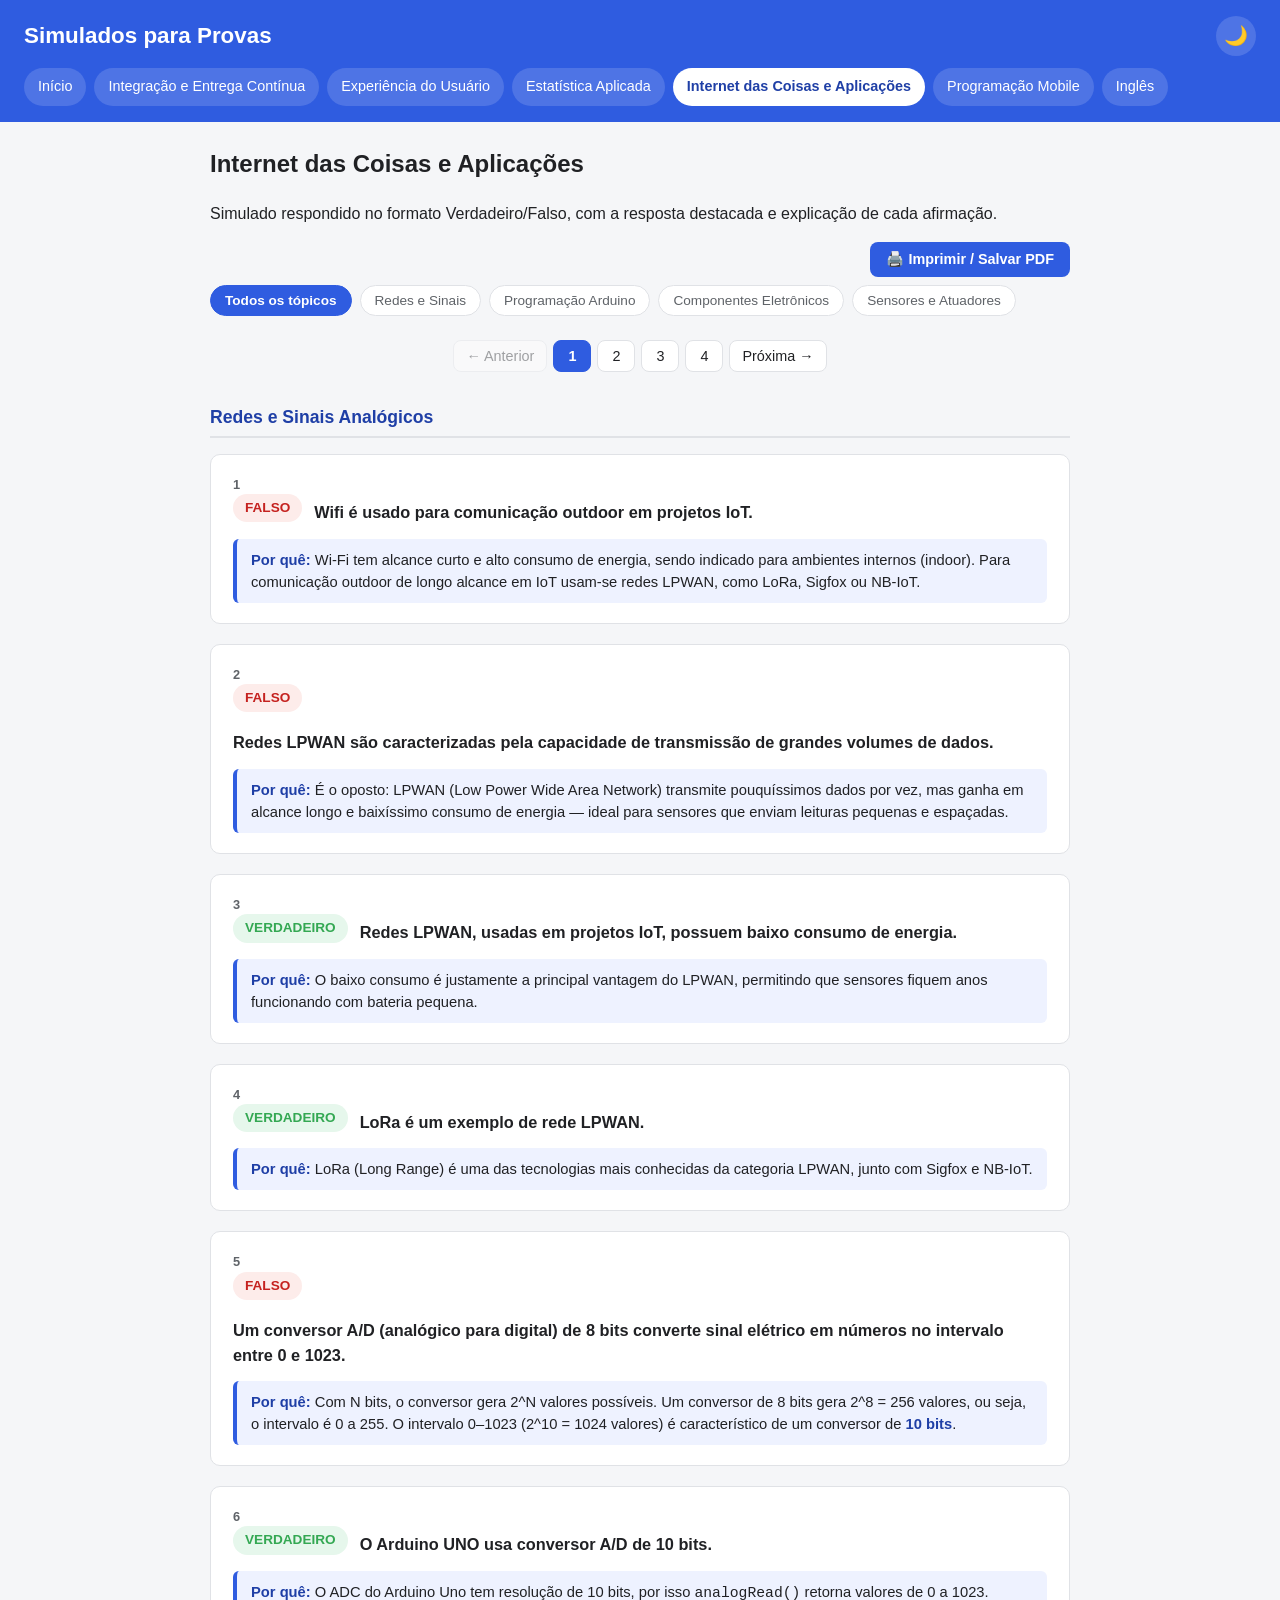
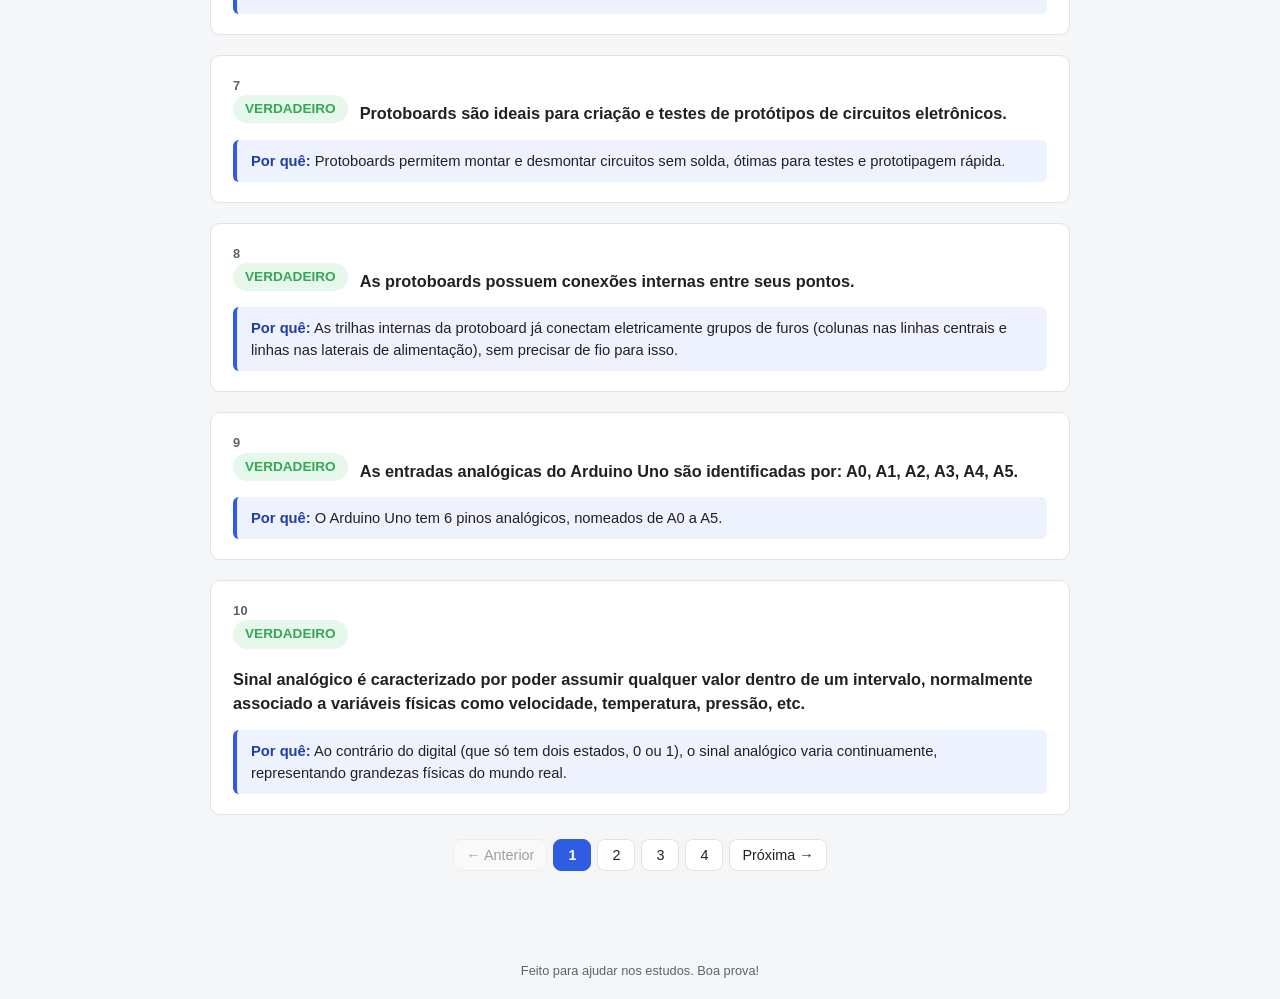
<file: iot.html>
<!DOCTYPE html>
<html lang="pt-BR">
<head>
<meta charset="UTF-8">
<meta name="viewport" content="width=device-width, initial-scale=1.0">
<title>Internet das Coisas e Aplicações - Simulado</title>
<script>(function(){try{var t=localStorage.getItem('theme');if(!t){t=window.matchMedia('(prefers-color-scheme: dark)').matches?'dark':'light';}document.documentElement.setAttribute('data-theme',t);}catch(e){}})();</script>
<link rel="stylesheet" href="css/style.css">
</head>
<body>

<header class="site-header">
  <div class="header-top">
    <h1>Simulados para Provas</h1>
    <button type="button" id="theme-toggle" class="theme-toggle-btn" aria-label="Alternar tema claro/escuro" title="Alternar tema">🌙</button>
  </div>
  <nav class="main-nav">
    <a href="index.html">Início</a>
    <a href="entrega-continua.html">Integração e Entrega Contínua</a>
    <a href="ux.html">Experiência do Usuário</a>
    <a href="estatistica.html">Estatística Aplicada</a>
    <a href="iot.html" class="active">Internet das Coisas e Aplicações</a>
    <a href="mobile.html">Programação Mobile</a>
    <a href="ingles.html">Inglês</a>
  </nav>
</header>

<main>
  <h2 class="page-title">Internet das Coisas e Aplicações</h2>
  <p>Simulado respondido no formato Verdadeiro/Falso, com a resposta destacada e explicação de cada afirmação.</p>

  <div class="quiz-toolbar">
    <button type="button" class="print-btn" id="print-btn">🖨️ Imprimir / Salvar PDF</button>
  </div>

  <div class="topic-filter" id="topic-filter"></div>

  <nav class="pagination pagination-top"></nav>

  <div id="quiz-questions">

  <h3 class="section-divider">Redes e Sinais Analógicos</h3>

  <div class="question-card" data-topic="Redes e Sinais">
    <div class="question-number">1</div>
    <div class="tf-statement">
      <span class="tf-answer tf-false">FALSO</span>
      <div class="question-text">Wifi é usado para comunicação outdoor em projetos IoT.</div>
    </div>
    <div class="explanation"><strong>Por quê:</strong> Wi-Fi tem alcance curto e alto consumo de energia, sendo indicado para ambientes internos (indoor). Para comunicação outdoor de longo alcance em IoT usam-se redes LPWAN, como LoRa, Sigfox ou NB-IoT.</div>
  </div>

  <div class="question-card" data-topic="Redes e Sinais">
    <div class="question-number">2</div>
    <div class="tf-statement">
      <span class="tf-answer tf-false">FALSO</span>
      <div class="question-text">Redes LPWAN são caracterizadas pela capacidade de transmissão de grandes volumes de dados.</div>
    </div>
    <div class="explanation"><strong>Por quê:</strong> É o oposto: LPWAN (Low Power Wide Area Network) transmite pouquíssimos dados por vez, mas ganha em alcance longo e baixíssimo consumo de energia — ideal para sensores que enviam leituras pequenas e espaçadas.</div>
  </div>

  <div class="question-card" data-topic="Redes e Sinais">
    <div class="question-number">3</div>
    <div class="tf-statement">
      <span class="tf-answer tf-true">VERDADEIRO</span>
      <div class="question-text">Redes LPWAN, usadas em projetos IoT, possuem baixo consumo de energia.</div>
    </div>
    <div class="explanation"><strong>Por quê:</strong> O baixo consumo é justamente a principal vantagem do LPWAN, permitindo que sensores fiquem anos funcionando com bateria pequena.</div>
  </div>

  <div class="question-card" data-topic="Redes e Sinais">
    <div class="question-number">4</div>
    <div class="tf-statement">
      <span class="tf-answer tf-true">VERDADEIRO</span>
      <div class="question-text">LoRa é um exemplo de rede LPWAN.</div>
    </div>
    <div class="explanation"><strong>Por quê:</strong> LoRa (Long Range) é uma das tecnologias mais conhecidas da categoria LPWAN, junto com Sigfox e NB-IoT.</div>
  </div>

  <div class="question-card" data-topic="Redes e Sinais">
    <div class="question-number">5</div>
    <div class="tf-statement">
      <span class="tf-answer tf-false">FALSO</span>
      <div class="question-text">Um conversor A/D (analógico para digital) de 8 bits converte sinal elétrico em números no intervalo entre 0 e 1023.</div>
    </div>
    <div class="explanation"><strong>Por quê:</strong> Com N bits, o conversor gera 2^N valores possíveis. Um conversor de 8 bits gera 2^8 = 256 valores, ou seja, o intervalo é 0 a 255. O intervalo 0–1023 (2^10 = 1024 valores) é característico de um conversor de <strong>10 bits</strong>.</div>
  </div>

  <div class="question-card" data-topic="Redes e Sinais">
    <div class="question-number">6</div>
    <div class="tf-statement">
      <span class="tf-answer tf-true">VERDADEIRO</span>
      <div class="question-text">O Arduino UNO usa conversor A/D de 10 bits.</div>
    </div>
    <div class="explanation"><strong>Por quê:</strong> O ADC do Arduino Uno tem resolução de 10 bits, por isso <code>analogRead()</code> retorna valores de 0 a 1023.</div>
  </div>

  <div class="question-card" data-topic="Redes e Sinais">
    <div class="question-number">7</div>
    <div class="tf-statement">
      <span class="tf-answer tf-true">VERDADEIRO</span>
      <div class="question-text">Protoboards são ideais para criação e testes de protótipos de circuitos eletrônicos.</div>
    </div>
    <div class="explanation"><strong>Por quê:</strong> Protoboards permitem montar e desmontar circuitos sem solda, ótimas para testes e prototipagem rápida.</div>
  </div>

  <div class="question-card" data-topic="Redes e Sinais">
    <div class="question-number">8</div>
    <div class="tf-statement">
      <span class="tf-answer tf-true">VERDADEIRO</span>
      <div class="question-text">As protoboards possuem conexões internas entre seus pontos.</div>
    </div>
    <div class="explanation"><strong>Por quê:</strong> As trilhas internas da protoboard já conectam eletricamente grupos de furos (colunas nas linhas centrais e linhas nas laterais de alimentação), sem precisar de fio para isso.</div>
  </div>

  <div class="question-card" data-topic="Redes e Sinais">
    <div class="question-number">9</div>
    <div class="tf-statement">
      <span class="tf-answer tf-true">VERDADEIRO</span>
      <div class="question-text">As entradas analógicas do Arduino Uno são identificadas por: A0, A1, A2, A3, A4, A5.</div>
    </div>
    <div class="explanation"><strong>Por quê:</strong> O Arduino Uno tem 6 pinos analógicos, nomeados de A0 a A5.</div>
  </div>

  <div class="question-card" data-topic="Redes e Sinais">
    <div class="question-number">10</div>
    <div class="tf-statement">
      <span class="tf-answer tf-true">VERDADEIRO</span>
      <div class="question-text">Sinal analógico é caracterizado por poder assumir qualquer valor dentro de um intervalo, normalmente associado a variáveis físicas como velocidade, temperatura, pressão, etc.</div>
    </div>
    <div class="explanation"><strong>Por quê:</strong> Ao contrário do digital (que só tem dois estados, 0 ou 1), o sinal analógico varia continuamente, representando grandezas físicas do mundo real.</div>
  </div>

  <h3 class="section-divider">Entradas, Saídas e Programação Arduino</h3>

  <div class="question-card" data-topic="Programação Arduino">
    <div class="question-number">11</div>
    <div class="tf-statement">
      <span class="tf-answer tf-false">FALSO</span>
      <div class="question-text">O estado de uma porta de uma sala (aberta ou fechada) seria tratado no Arduino Uno como uma Saída Digital.</div>
    </div>
    <div class="explanation"><strong>Por quê:</strong> O Arduino está lendo o estado de um sensor (ex.: um sensor magnético de porta), portanto é uma <strong>entrada digital</strong> (INPUT), não uma saída. Saída digital seria algo que o Arduino controla, como acender um LED.</div>
  </div>

  <div class="question-card" data-topic="Programação Arduino">
    <div class="question-number">12</div>
    <div class="tf-statement">
      <span class="tf-answer tf-true">VERDADEIRO</span>
      <div class="question-text">Alguns pinos analógicos tem em sua identificação um ~ (til), indicando que podem ser usados para controle PWM.</div>
    </div>
    <div class="explanation"><strong>Por quê:</strong> Na placa do Arduino, os pinos digitais marcados com "~" suportam saída PWM (modulação por largura de pulso).</div>
  </div>

  <div class="question-card" data-topic="Programação Arduino">
    <div class="question-number">13</div>
    <div class="tf-statement">
      <span class="tf-answer tf-false">FALSO</span>
      <div class="question-text">Função setup() é executada toda vez que um programa é carregado na placa.</div>
    </div>
    <div class="explanation"><strong>Por quê:</strong> <code>setup()</code> executa apenas uma vez — no momento em que a placa liga ou é resetada, não a cada "carregamento" de programa continuamente. Depois disso quem roda em repetição é a <code>loop()</code>.</div>
  </div>

  <div class="question-card" data-topic="Programação Arduino">
    <div class="question-number">14</div>
    <div class="tf-statement">
      <span class="tf-answer tf-false">FALSO</span>
      <div class="question-text">A classe "Serial" é usada para implementar a comunicação serial entre o Arduino Uno e o sensor DHT.</div>
    </div>
    <div class="explanation"><strong>Por quê:</strong> A classe <code>Serial</code> do Arduino é usada para comunicação com o computador (Monitor Serial) ou outros dispositivos via protocolo serial padrão (UART). O sensor DHT usa um protocolo próprio de comunicação em um único fio, lido por bibliotecas específicas (ex.: DHT.h), não pela classe Serial.</div>
  </div>

  <div class="question-card" data-topic="Programação Arduino">
    <div class="question-number">15</div>
    <div class="tf-statement">
      <span class="tf-answer tf-false">FALSO</span>
      <div class="question-text">Na comunicação serial cada bit (0, 1, 2, etc.) de um número binário é transmitido por um fio específico para cada bit; cada bit em um fio diferente.</div>
    </div>
    <div class="explanation"><strong>Por quê:</strong> Isso descreve comunicação <strong>paralela</strong>, não serial. Na comunicação <strong>serial</strong>, todos os bits são transmitidos um após o outro, sequencialmente, por um único fio de dados.</div>
  </div>

  <h3 class="section-divider">Componentes Eletrônicos</h3>

  <div class="question-card" data-topic="Componentes Eletrônicos">
    <div class="question-number">16</div>
    <div class="tf-statement">
      <span class="tf-answer tf-true">VERDADEIRO</span>
      <div class="question-text">Em resistores comuns, três faixas coloridas desenhadas neles informam o valor da resistência, sendo as duas primeiras faixas (extremidades) correspondentes a dígitos e a terceira (meio) ao multiplicador.</div>
    </div>
    <div class="explanation"><strong>Por quê:</strong> No código de cores de resistores, as duas primeiras faixas formam os dois primeiros dígitos do valor, e a terceira faixa é o multiplicador (potência de 10) que define a ordem de grandeza.</div>
  </div>

  <div class="question-card" data-topic="Componentes Eletrônicos">
    <div class="question-number">17</div>
    <div class="tf-statement">
      <span class="tf-answer tf-true">VERDADEIRO</span>
      <div class="question-text">Resistores são usados em circuitos com leds para reduzir a corrente elétrica, evitando que os leds queimem.</div>
    </div>
    <div class="explanation"><strong>Por quê:</strong> LEDs têm baixa resistência interna; sem um resistor limitador em série, a corrente pode ultrapassar o limite suportado e queimar o componente.</div>
  </div>

  <div class="question-card" data-topic="Componentes Eletrônicos">
    <div class="question-number">18</div>
    <div class="tf-statement">
      <span class="tf-answer tf-false">FALSO</span>
      <div class="question-text">Leds deixam passar a corrente elétrica em ambos os sentidos.</div>
    </div>
    <div class="explanation"><strong>Por quê:</strong> LED é um diodo — só conduz corrente num único sentido (do ânodo para o cátodo). Ligado ao contrário, ele simplesmente não acende.</div>
  </div>

  <div class="question-card" data-topic="Componentes Eletrônicos">
    <div class="question-number">20</div>
    <div class="tf-statement">
      <span class="tf-answer tf-true">VERDADEIRO</span>
      <div class="question-text">O Cátodo de um Led deve ser ligado ao GND.</div>
    </div>
    <div class="explanation"><strong>Por quê:</strong> A corrente flui do ânodo (perna maior, positivo) para o cátodo (perna menor, geralmente identificado por um lado achatado no invólucro), que deve ir ao terra/GND do circuito.</div>
  </div>

  <div class="question-card" data-topic="Componentes Eletrônicos">
    <div class="question-number">21</div>
    <div class="tf-statement">
      <span class="tf-answer tf-false">FALSO</span>
      <div class="question-text">Resistores possuem polaridade.</div>
    </div>
    <div class="explanation"><strong>Por quê:</strong> Ao contrário dos LEDs, resistores não têm polaridade — podem ser ligados em qualquer um dos dois sentidos no circuito.</div>
  </div>

  <div class="question-card" data-topic="Componentes Eletrônicos">
    <div class="question-number">22</div>
    <div class="tf-statement">
      <span class="tf-answer tf-false">FALSO</span>
      <div class="question-text">Dada a instrução "pinMode(9,INPUT)", o pino 9 pode ser usado para controlar o estado de um Led (ligado/desligado).</div>
    </div>
    <div class="explanation"><strong>Por quê:</strong> Para controlar um LED (enviar sinal para ele), o pino precisa ser configurado como <strong>saída</strong> — <code>pinMode(9, OUTPUT)</code>. Configurado como <code>INPUT</code>, o pino está preparado para <em>ler</em> sinais, não para acionar o LED.</div>
  </div>

  <div class="question-card" data-topic="Componentes Eletrônicos">
    <div class="question-number">23</div>
    <div class="tf-statement">
      <span class="tf-answer tf-false">FALSO</span>
      <div class="question-text">Para a instrução "int leitura = analogRead(A0)" funcionar, deve haver na função setup() "pinMode(A0,OUTPUT)".</div>
    </div>
    <div class="explanation"><strong>Por quê:</strong> Os pinos analógicos (A0–A5) já funcionam como entrada por padrão para leitura analógica; não é necessário (e nem faria sentido) declarar <code>pinMode</code> como OUTPUT para usar <code>analogRead()</code>.</div>
  </div>

  <div class="question-card" data-topic="Componentes Eletrônicos">
    <div class="question-number">24</div>
    <div class="tf-statement">
      <span class="tf-answer tf-true">VERDADEIRO</span>
      <div class="question-text">O resistor Pull-Down é usado em circuitos eletrônicos com botões.</div>
    </div>
    <div class="explanation"><strong>Por quê:</strong> Resistores pull-down (ou pull-up) garantem um estado padrão bem definido (0 ou 1) para o pino quando o botão não está pressionado, evitando leituras "flutuantes"/instáveis.</div>
  </div>

  <h3 class="section-divider">Sensores e Atuadores</h3>

  <div class="question-card" data-topic="Sensores e Atuadores">
    <div class="question-number">25</div>
    <div class="tf-statement">
      <span class="tf-answer tf-true">VERDADEIRO</span>
      <div class="question-text">Sensores de luminosidade (LDR) variam a resistência elétrica conforme a intensidade luminosa incidente.</div>
    </div>
    <div class="explanation"><strong>Por quê:</strong> LDR (Light Dependent Resistor) é um resistor cuja resistência elétrica diminui com mais luz e aumenta no escuro, permitindo medir luminosidade indiretamente.</div>
  </div>

  <div class="question-card" data-topic="Sensores e Atuadores">
    <div class="question-number">26</div>
    <div class="tf-statement">
      <span class="tf-answer tf-false">FALSO</span>
      <div class="question-text">DHT é um sensor usado apenas para obter a temperatura de um ambiente.</div>
    </div>
    <div class="explanation"><strong>Por quê:</strong> O sensor DHT (ex.: DHT11, DHT22) mede tanto <strong>temperatura quanto umidade</strong> ao mesmo tempo, não apenas temperatura.</div>
  </div>

  <div class="question-card" data-topic="Sensores e Atuadores">
    <div class="question-number">27</div>
    <div class="tf-statement">
      <span class="tf-answer tf-true">VERDADEIRO</span>
      <div class="question-text">A sinalização PWM pode ser gerada nos pinos digitais com ~ (til).</div>
    </div>
    <div class="explanation"><strong>Por quê:</strong> O til (~) ao lado do número do pino digital na serigrafia da placa indica suporte a PWM via <code>analogWrite()</code>.</div>
  </div>

  <div class="question-card" data-topic="Sensores e Atuadores">
    <div class="question-number">28</div>
    <div class="tf-statement">
      <span class="tf-answer tf-true">VERDADEIRO</span>
      <div class="question-text">A sinalização PWM é gerada alternando rapidamente o estado de uma saída digital entre seus estados ligado e desligado.</div>
    </div>
    <div class="explanation"><strong>Por quê:</strong> PWM (Pulse Width Modulation) simula um valor "analógico" ligando e desligando rapidamente a saída digital, variando a proporção de tempo ligado.</div>
  </div>

  <div class="question-card" data-topic="Sensores e Atuadores">
    <div class="question-number">29</div>
    <div class="tf-statement">
      <span class="tf-answer tf-true">VERDADEIRO</span>
      <div class="question-text">A tensão média de saída obtida com a sinalização PWM é proporcional aos tempos em que o pino digital fica no estado ligado e desligado.</div>
    </div>
    <div class="explanation"><strong>Por quê:</strong> É o conceito de duty cycle: quanto maior a proporção do tempo em nível alto (ligado) dentro do período do sinal, maior a tensão média resultante.</div>
  </div>

  <div class="question-card" data-topic="Sensores e Atuadores">
    <div class="question-number">30</div>
    <div class="tf-statement">
      <span class="tf-answer tf-true">VERDADEIRO</span>
      <div class="question-text">Sensor de distância utiliza ultrassom para medição da distância.</div>
    </div>
    <div class="explanation"><strong>Por quê:</strong> Sensores como o HC-SR04 emitem um pulso ultrassônico e medem o tempo até o eco retornar, calculando a distância a partir da velocidade do som.</div>
  </div>

  <div class="question-card" data-topic="Sensores e Atuadores">
    <div class="question-number">31</div>
    <div class="tf-statement">
      <span class="tf-answer tf-false">FALSO</span>
      <div class="question-text">No sensor de distância, o pino ECHO é usado para disparar o processo de medição.</div>
    </div>
    <div class="explanation"><strong>Por quê:</strong> É o pino <strong>TRIG</strong> que dispara o pulso ultrassônico (inicia a medição). O pino <strong>ECHO</strong> é quem recebe/retorna o eco, ficando em nível alto durante o tempo que o som levou para ir e voltar.</div>
  </div>

  <div class="question-card" data-topic="Sensores e Atuadores">
    <div class="question-number">32</div>
    <div class="tf-statement">
      <span class="tf-answer tf-true">VERDADEIRO</span>
      <div class="question-text">No sensor de distância, a largura do pulso no pino ECHO corresponde a distância medida.</div>
    </div>
    <div class="explanation"><strong>Por quê:</strong> O tempo (largura do pulso) em que o ECHO permanece em nível alto é proporcional ao tempo de ida e volta do som, e a partir dele se calcula a distância.</div>
  </div>

  <div class="question-card" data-topic="Sensores e Atuadores">
    <div class="question-number">33</div>
    <div class="tf-statement">
      <span class="tf-answer tf-true">VERDADEIRO</span>
      <div class="question-text">PPM é usado para controle de servomotores.</div>
    </div>
    <div class="explanation"><strong>Por quê:</strong> Servomotores são controlados por sinal PPM (Pulse Position Modulation), onde a largura de um pulso periódico determina a posição do eixo.</div>
  </div>

  <div class="question-card" data-topic="Sensores e Atuadores">
    <div class="question-number">34</div>
    <div class="tf-statement">
      <span class="tf-answer tf-true">VERDADEIRO</span>
      <div class="question-text">O servomotor varia o ângulo de abertura conforme largura do pulso na sinalização PPM.</div>
    </div>
    <div class="explanation"><strong>Por quê:</strong> Cada largura de pulso específica (tipicamente entre 1ms e 2ms) corresponde a um ângulo diferente do eixo do servo.</div>
  </div>

  </div>

  <nav class="pagination pagination-bottom"></nav>
</main>

<footer class="site-footer">Feito para ajudar nos estudos. Boa prova!</footer>

<script src="js/site.js"></script>
<script src="js/quiz.js"></script>
<script>
  const quizPagination = initQuizPagination('#quiz-questions', '.pagination', 10);
  initTopicFilter('#quiz-questions', '#topic-filter', (topic) => quizPagination.setFilter(topic));
  initPrintButton('#print-btn');
</script>

</body>
</html>
</file>
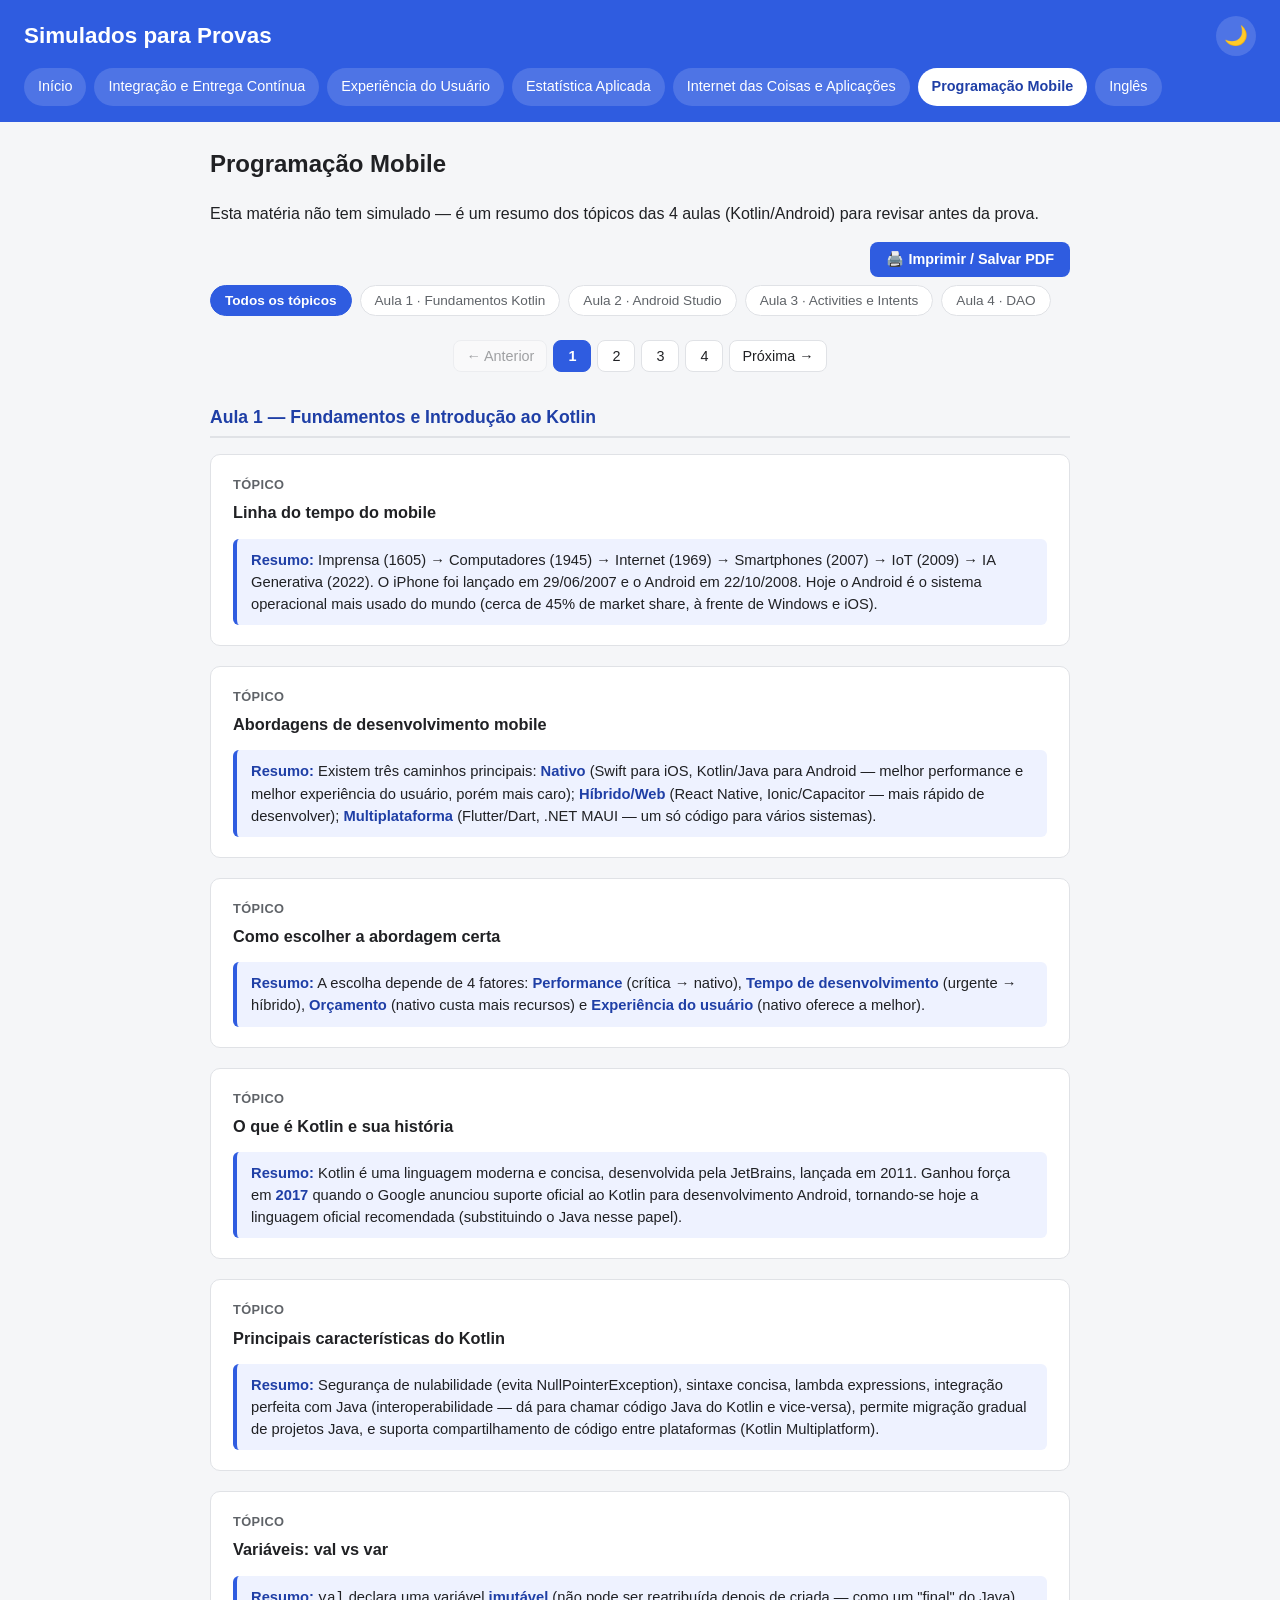
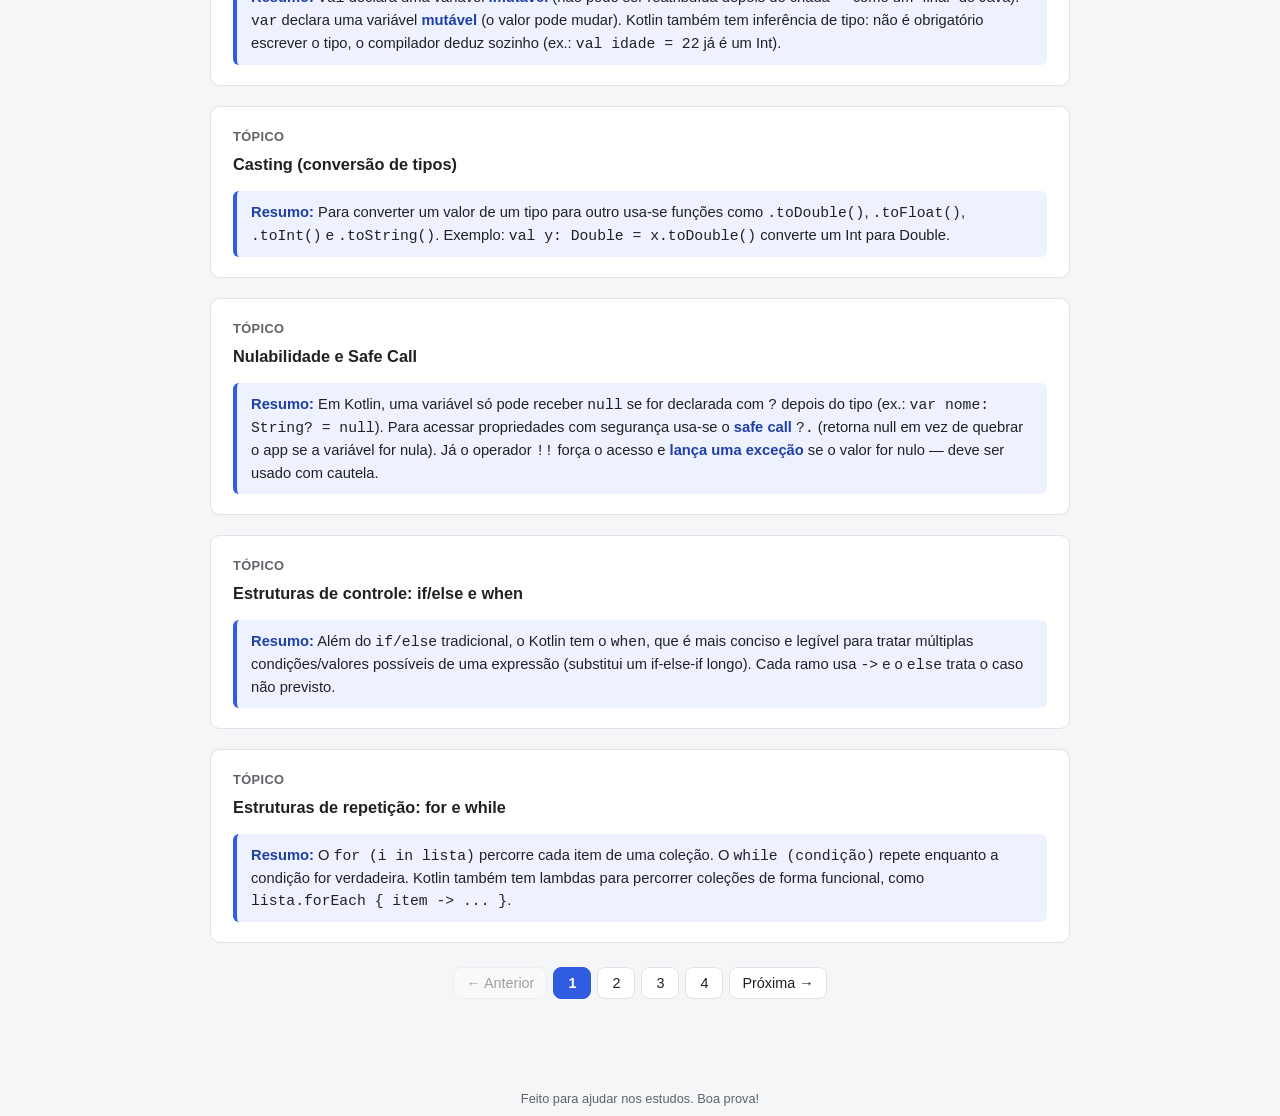
<file: mobile.html>
<!DOCTYPE html>
<html lang="pt-BR">
<head>
<meta charset="UTF-8">
<meta name="viewport" content="width=device-width, initial-scale=1.0">
<title>Programação Mobile</title>
<script>(function(){try{var t=localStorage.getItem('theme');if(!t){t=window.matchMedia('(prefers-color-scheme: dark)').matches?'dark':'light';}document.documentElement.setAttribute('data-theme',t);}catch(e){}})();</script>
<link rel="stylesheet" href="css/style.css">
</head>
<body>

<header class="site-header">
  <div class="header-top">
    <h1>Simulados para Provas</h1>
    <button type="button" id="theme-toggle" class="theme-toggle-btn" aria-label="Alternar tema claro/escuro" title="Alternar tema">🌙</button>
  </div>
  <nav class="main-nav">
    <a href="index.html">Início</a>
    <a href="entrega-continua.html">Integração e Entrega Contínua</a>
    <a href="ux.html">Experiência do Usuário</a>
    <a href="estatistica.html">Estatística Aplicada</a>
    <a href="iot.html">Internet das Coisas e Aplicações</a>
    <a href="mobile.html" class="active">Programação Mobile</a>
    <a href="ingles.html">Inglês</a>
  </nav>
</header>

<main>
  <h2 class="page-title">Programação Mobile</h2>
  <p>Esta matéria não tem simulado — é um resumo dos tópicos das 4 aulas (Kotlin/Android) para revisar antes da prova.</p>

  <div class="quiz-toolbar">
    <button type="button" class="print-btn" id="print-btn">🖨️ Imprimir / Salvar PDF</button>
  </div>

  <div class="topic-filter" id="topic-filter"></div>

  <nav class="pagination pagination-top"></nav>

  <div id="quiz-questions">

  <h3 class="section-divider">Aula 1 — Fundamentos e Introdução ao Kotlin</h3>

  <div class="question-card" data-topic="Aula 1 · Fundamentos Kotlin">
    <div class="question-number">Tópico</div>
    <div class="question-text">Linha do tempo do mobile</div>
    <div class="explanation"><strong>Resumo:</strong> Imprensa (1605) → Computadores (1945) → Internet (1969) → Smartphones (2007) → IoT (2009) → IA Generativa (2022). O iPhone foi lançado em 29/06/2007 e o Android em 22/10/2008. Hoje o Android é o sistema operacional mais usado do mundo (cerca de 45% de market share, à frente de Windows e iOS).</div>
  </div>

  <div class="question-card" data-topic="Aula 1 · Fundamentos Kotlin">
    <div class="question-number">Tópico</div>
    <div class="question-text">Abordagens de desenvolvimento mobile</div>
    <div class="explanation"><strong>Resumo:</strong> Existem três caminhos principais: <strong>Nativo</strong> (Swift para iOS, Kotlin/Java para Android — melhor performance e melhor experiência do usuário, porém mais caro); <strong>Híbrido/Web</strong> (React Native, Ionic/Capacitor — mais rápido de desenvolver); <strong>Multiplataforma</strong> (Flutter/Dart, .NET MAUI — um só código para vários sistemas).</div>
  </div>

  <div class="question-card" data-topic="Aula 1 · Fundamentos Kotlin">
    <div class="question-number">Tópico</div>
    <div class="question-text">Como escolher a abordagem certa</div>
    <div class="explanation"><strong>Resumo:</strong> A escolha depende de 4 fatores: <strong>Performance</strong> (crítica → nativo), <strong>Tempo de desenvolvimento</strong> (urgente → híbrido), <strong>Orçamento</strong> (nativo custa mais recursos) e <strong>Experiência do usuário</strong> (nativo oferece a melhor).</div>
  </div>

  <div class="question-card" data-topic="Aula 1 · Fundamentos Kotlin">
    <div class="question-number">Tópico</div>
    <div class="question-text">O que é Kotlin e sua história</div>
    <div class="explanation"><strong>Resumo:</strong> Kotlin é uma linguagem moderna e concisa, desenvolvida pela JetBrains, lançada em 2011. Ganhou força em <strong>2017</strong> quando o Google anunciou suporte oficial ao Kotlin para desenvolvimento Android, tornando-se hoje a linguagem oficial recomendada (substituindo o Java nesse papel).</div>
  </div>

  <div class="question-card" data-topic="Aula 1 · Fundamentos Kotlin">
    <div class="question-number">Tópico</div>
    <div class="question-text">Principais características do Kotlin</div>
    <div class="explanation"><strong>Resumo:</strong> Segurança de nulabilidade (evita NullPointerException), sintaxe concisa, lambda expressions, integração perfeita com Java (interoperabilidade — dá para chamar código Java do Kotlin e vice-versa), permite migração gradual de projetos Java, e suporta compartilhamento de código entre plataformas (Kotlin Multiplatform).</div>
  </div>

  <div class="question-card" data-topic="Aula 1 · Fundamentos Kotlin">
    <div class="question-number">Tópico</div>
    <div class="question-text">Variáveis: val vs var</div>
    <div class="explanation"><strong>Resumo:</strong> <code>val</code> declara uma variável <strong>imutável</strong> (não pode ser reatribuída depois de criada — como um "final" do Java). <code>var</code> declara uma variável <strong>mutável</strong> (o valor pode mudar). Kotlin também tem inferência de tipo: não é obrigatório escrever o tipo, o compilador deduz sozinho (ex.: <code>val idade = 22</code> já é um Int).</div>
  </div>

  <div class="question-card" data-topic="Aula 1 · Fundamentos Kotlin">
    <div class="question-number">Tópico</div>
    <div class="question-text">Casting (conversão de tipos)</div>
    <div class="explanation"><strong>Resumo:</strong> Para converter um valor de um tipo para outro usa-se funções como <code>.toDouble()</code>, <code>.toFloat()</code>, <code>.toInt()</code> e <code>.toString()</code>. Exemplo: <code>val y: Double = x.toDouble()</code> converte um Int para Double.</div>
  </div>

  <div class="question-card" data-topic="Aula 1 · Fundamentos Kotlin">
    <div class="question-number">Tópico</div>
    <div class="question-text">Nulabilidade e Safe Call</div>
    <div class="explanation"><strong>Resumo:</strong> Em Kotlin, uma variável só pode receber <code>null</code> se for declarada com <code>?</code> depois do tipo (ex.: <code>var nome: String? = null</code>). Para acessar propriedades com segurança usa-se o <strong>safe call</strong> <code>?.</code> (retorna null em vez de quebrar o app se a variável for nula). Já o operador <code>!!</code> força o acesso e <strong>lança uma exceção</strong> se o valor for nulo — deve ser usado com cautela.</div>
  </div>

  <div class="question-card" data-topic="Aula 1 · Fundamentos Kotlin">
    <div class="question-number">Tópico</div>
    <div class="question-text">Estruturas de controle: if/else e when</div>
    <div class="explanation"><strong>Resumo:</strong> Além do <code>if/else</code> tradicional, o Kotlin tem o <code>when</code>, que é mais conciso e legível para tratar múltiplas condições/valores possíveis de uma expressão (substitui um if-else-if longo). Cada ramo usa <code>-></code> e o <code>else</code> trata o caso não previsto.</div>
  </div>

  <div class="question-card" data-topic="Aula 1 · Fundamentos Kotlin">
    <div class="question-number">Tópico</div>
    <div class="question-text">Estruturas de repetição: for e while</div>
    <div class="explanation"><strong>Resumo:</strong> O <code>for (i in lista)</code> percorre cada item de uma coleção. O <code>while (condição)</code> repete enquanto a condição for verdadeira. Kotlin também tem lambdas para percorrer coleções de forma funcional, como <code>lista.forEach { item -> ... }</code>.</div>
  </div>

  <div class="question-card" data-topic="Aula 1 · Fundamentos Kotlin">
    <div class="question-number">Tópico</div>
    <div class="question-text">Funções em Kotlin</div>
    <div class="explanation"><strong>Resumo:</strong> Declaradas com <code>fun nome(parametros): TipoRetorno { ... }</code>. Quando a função não retorna nada, o tipo de retorno é <code>Unit</code> (equivalente ao "void" de outras linguagens), e geralmente pode ser omitido.</div>
  </div>

  <div class="question-card" data-topic="Aula 1 · Fundamentos Kotlin">
    <div class="question-number">Tópico</div>
    <div class="question-text">POO em Kotlin: classes, objetos e data class</div>
    <div class="explanation"><strong>Resumo:</strong> Uma <code>class</code> é o modelo para criar objetos. Kotlin permite declarar propriedades já no construtor primário: <code>class Jogo(val titulo: String, val capa: String)</code>. A <code>data class</code> é uma classe pensada para guardar dados (ex.: <code>data class Tarefa(val titulo: String, var status: String)</code>), gerando automaticamente métodos úteis como toString, equals, etc.</div>
  </div>

  <div class="question-card" data-topic="Aula 1 · Fundamentos Kotlin">
    <div class="question-number">Tópico</div>
    <div class="question-text">Ecossistema Kotlin</div>
    <div class="explanation"><strong>Resumo:</strong> Kotlin não é só para Android: também é usado em <strong>Backend</strong> (integrando com frameworks como Spring) e em <strong>Kotlin Multiplatform</strong>, que permite compartilhar código entre Android, iOS e Web.</div>
  </div>

  <h3 class="section-divider">Aula 2 — Android Studio e Estrutura de Projeto</h3>

  <div class="question-card" data-topic="Aula 2 · Android Studio">
    <div class="question-number">Tópico</div>
    <div class="question-text">Android Studio e o SDK</div>
    <div class="explanation"><strong>Resumo:</strong> Android Studio é a IDE oficial para desenvolvimento Android. Junto dela vem o <strong>Android SDK</strong> (Software Development Kit) — o kit com todas as ferramentas, APIs, bibliotecas e emuladores necessários. O SDK já vem instalado junto com o Android Studio, sem necessidade de instalação separada.</div>
  </div>

  <div class="question-card" data-topic="Aula 2 · Android Studio">
    <div class="question-number">Tópico</div>
    <div class="question-text">Estrutura de um projeto Android</div>
    <div class="explanation"><strong>Resumo:</strong> Dentro do projeto existe a pasta <strong>java</strong> (onde ficam os arquivos Kotlin/código do app, dentro do pacote com nome reverso do domínio, ex.: br.com.instituicao.helloworld) e a pasta <strong>res</strong> (resources), que guarda layouts, imagens e valores.</div>
  </div>

  <div class="question-card" data-topic="Aula 2 · Android Studio">
    <div class="question-number">Tópico</div>
    <div class="question-text">Gradle: build.gradle do projeto x do módulo</div>
    <div class="explanation"><strong>Resumo:</strong> O <strong>Gradle</strong> automatiza a compilação e gerencia dependências. O <code>build.gradle</code> do <strong>projeto</strong> guarda configurações gerais (repositórios, versão do plug-in, versão do Kotlin). Já o <code>build.gradle</code> do <strong>módulo</strong> (app) guarda configurações específicas do aplicativo: versão mínima do sistema, versão de compilação e bibliotecas usadas.</div>
  </div>

  <div class="question-card" data-topic="Aula 2 · Android Studio">
    <div class="question-number">Tópico</div>
    <div class="question-text">Pasta res: layout, colors.xml e strings.xml</div>
    <div class="explanation"><strong>Resumo:</strong> Em <code>res/layout</code> ficam os arquivos XML de tela (ex.: activity_main.xml). Em <code>res/values</code> ficam <code>colors.xml</code> (cores nomeadas, ex.: <code>@color/button_color</code>) e <code>strings.xml</code> (textos nomeados, ex.: <code>@string/mensagem_erro</code>) — centralizando esses valores para uso global no app.</div>
  </div>

  <div class="question-card" data-topic="Aula 2 · Android Studio">
    <div class="question-number">Tópico</div>
    <div class="question-text">Emulador vs dispositivo físico</div>
    <div class="explanation"><strong>Resumo:</strong> O <strong>emulador</strong> permite testar em várias versões/modelos sem precisar de aparelho físico, mas consome bastante hardware do computador. O <strong>celular real</strong> dá uso real e acesso a recursos nativos, mas depende de configurar a <strong>depuração USB</strong> e tem versão única de sistema instalada.</div>
  </div>

  <div class="question-card" data-topic="Aula 2 · Android Studio">
    <div class="question-number">Tópico</div>
    <div class="question-text">Activity e a classe R</div>
    <div class="explanation"><strong>Resumo:</strong> Uma <strong>Activity</strong> representa uma tela do app. A classe principal costuma se chamar <strong>MainActivity</strong> e usa <code>setContentView(R.layout.activity_main)</code> dentro de <code>onCreate()</code> para definir o conteúdo visual. A classe <strong>R</strong> (de "Resources") é gerada automaticamente e permite acessar recursos como <code>R.layout.activity_main</code>, <code>R.color.azul</code>, <code>R.drawable.background</code>.</div>
  </div>

  <div class="question-card" data-topic="Aula 2 · Android Studio">
    <div class="question-number">Tópico</div>
    <div class="question-text">Views principais: TextView, EditText, Button</div>
    <div class="explanation"><strong>Resumo:</strong> Todas as Views (componentes visuais) derivam da classe <strong>View</strong>. <strong>TextView</strong> exibe texto na tela; <strong>EditText</strong> é uma caixa de texto editável (entrada do usuário); <strong>Button</strong> cria um botão clicável. Todas exigem as propriedades <code>layout_width</code> e <code>layout_height</code>, que podem ser <code>match_parent</code> (ocupa todo o espaço do pai), <code>wrap_content</code> (ajusta ao conteúdo) ou um valor fixo em dp.</div>
  </div>

  <div class="question-card" data-topic="Aula 2 · Android Studio">
    <div class="question-number">Tópico</div>
    <div class="question-text">findViewById e setOnClickListener</div>
    <div class="explanation"><strong>Resumo:</strong> Para manipular no Kotlin um componente definido no XML, primeiro é preciso dar um <code>android:id</code> a ele e depois localizá-lo com <code>findViewById&lt;Tipo&gt;(R.id.nome_id)</code>. Para reagir a cliques, usa-se <code>botao.setOnClickListener { ... }</code>, executando o código dentro das chaves quando o botão é clicado.</div>
  </div>

  <div class="question-card" data-topic="Aula 2 · Android Studio">
    <div class="question-number">Tópico</div>
    <div class="question-text">Data binding manual (ligando campos e calculando)</div>
    <div class="explanation"><strong>Resumo:</strong> Um padrão comum é ler o valor de um <code>EditText</code> com <code>.text.toString()</code>, converter para número com <code>.toInt()</code> ou <code>.toDouble()</code>, processar e depois atribuir o resultado a um <code>TextView.text</code> para exibir na tela — tudo dentro do <code>setOnClickListener</code> de um botão.</div>
  </div>

  <div class="question-card" data-topic="Aula 2 · Android Studio">
    <div class="question-number">Tópico</div>
    <div class="question-text">Versionamento com Git/GitHub</div>
    <div class="explanation"><strong>Resumo:</strong> O Android Studio tem integração nativa com controle de versão pelo menu <strong>VCS → Share Project on GitHub</strong>, permitindo criar o repositório remoto e autenticar direto pela IDE (via JetBrains/GitHub OAuth), sem precisar sair do ambiente de desenvolvimento.</div>
  </div>

  <h3 class="section-divider">Aula 3 — Navegação entre Telas (Activities e Intents)</h3>

  <div class="question-card" data-topic="Aula 3 · Activities e Intents">
    <div class="question-number">Tópico</div>
    <div class="question-text">O que são Intents</div>
    <div class="explanation"><strong>Resumo:</strong> <strong>Intent</strong> é o objeto "mensageiro" que permite comunicação entre componentes do Android. Serve para: iniciar novas Activities, passar dados entre telas, iniciar serviços e enviar broadcasts para o sistema.</div>
  </div>

  <div class="question-card" data-topic="Aula 3 · Activities e Intents">
    <div class="question-number">Tópico</div>
    <div class="question-text">Iniciando uma nova Activity</div>
    <div class="explanation"><strong>Resumo:</strong> Cria-se um Intent apontando para a Activity de destino e chama-se <code>startActivity()</code>:<br><code>val intent = Intent(this, SegundaActivity::class.java)<br>startActivity(intent)</code></div>
  </div>

  <div class="question-card" data-topic="Aula 3 · Activities e Intents">
    <div class="question-number">Tópico</div>
    <div class="question-text">Passando dados entre Activities</div>
    <div class="explanation"><strong>Resumo:</strong> Usa-se <code>intent.putExtra("chave", valor)</code> na Activity de origem para enviar um dado, e <code>intent.getStringExtra("chave")</code> (ou o getter equivalente ao tipo) na Activity de destino para recuperá-lo. É essencial usar <strong>a mesma chave</strong> nos dois lados.</div>
  </div>

  <div class="question-card" data-topic="Aula 3 · Activities e Intents">
    <div class="question-number">Tópico</div>
    <div class="question-text">Pilha de navegação (back stack)</div>
    <div class="explanation"><strong>Resumo:</strong> Cada vez que uma Activity abre outra, a nova é empilhada sobre a anterior (back stack). Isso significa que abrir Activities sem controle pode acumular várias na pilha, consumindo memória RAM desnecessariamente — por isso é importante saber quando usar <code>finish()</code> para retirar uma Activity da pilha.</div>
  </div>

  <div class="question-card" data-topic="Aula 3 · Activities e Intents">
    <div class="question-number">Tópico</div>
    <div class="question-text">Ciclo de vida da Activity</div>
    <div class="explanation"><strong>Resumo:</strong> Sequência principal: <code>onCreate()</code> → <code>onStart()</code> → <code>onResume()</code> (Activity em execução/visível) → <code>onPause()</code> (perde foco) → <code>onStop()</code> (não está mais visível) → <code>onDestroy()</code> (finalizada). Se o usuário volta à Activity depois de parada, passa por <code>onRestart()</code> antes de <code>onStart()</code> de novo. Esse ciclo é um dos temas mais cobrados em prova.</div>
  </div>

  <div class="question-card" data-topic="Aula 3 · Activities e Intents">
    <div class="question-number">Tópico</div>
    <div class="question-text">Duas formas de definir o conteúdo da tela</div>
    <div class="explanation"><strong>Resumo:</strong> 1) Montar o layout inteiro em código Kotlin e passar direto no <code>setContentView(objeto)</code> — só se vê o resultado ao rodar o app, e mistura layout com lógica. 2) Usar um arquivo <strong>XML</strong> separado (o mais comum) e referenciá-lo com <code>setContentView(R.layout.activity_main)</code> — separa responsabilidades e permite usar a pré-visualização (Preview) do Android Studio.</div>
  </div>

  <div class="question-card" data-topic="Aula 3 · Activities e Intents">
    <div class="question-number">Tópico</div>
    <div class="question-text">AndroidX e AppCompatActivity</div>
    <div class="explanation"><strong>Resumo:</strong> <code>AppCompatActivity</code> (do pacote <code>androidx.appcompat.app</code>) não faz parte do SDK puro do Android, e sim da biblioteca <strong>AndroidX</strong> (parte do Android Jetpack). Ela existe para dar <strong>retrocompatibilidade</strong>, permitindo usar recursos modernos mesmo em versões antigas do Android.</div>
  </div>

  <div class="question-card" data-topic="Aula 3 · Activities e Intents">
    <div class="question-number">Tópico</div>
    <div class="question-text">Floating Action Button (FAB) e finish()</div>
    <div class="explanation"><strong>Resumo:</strong> O <strong>Floating Action Button</strong> é um componente do Material Design (botão circular flutuante) comumente usado para abrir uma nova tela via Intent. Já o método <code>finish()</code> encerra a Activity atual e a remove da pilha de navegação — muito usado em botões de "voltar".</div>
  </div>

  <h3 class="section-divider">Aula 4 — DAO (Acesso a Dados)</h3>

  <div class="question-card" data-topic="Aula 4 · DAO">
    <div class="question-number">Tópico</div>
    <div class="question-text">O que é o padrão DAO</div>
    <div class="explanation"><strong>Resumo:</strong> <strong>DAO</strong> (Data Access Object) é um padrão de projeto para <strong>abstrair a lógica de acesso a dados</strong>, separando essa responsabilidade da interface. Vantagens: organiza o código, facilita manutenção, e permite trocar a fonte de dados (banco de dados, API) sem afetar o resto da aplicação.</div>
  </div>

  <div class="question-card" data-topic="Aula 4 · DAO">
    <div class="question-number">Tópico</div>
    <div class="question-text">Estrutura básica de um DAO</div>
    <div class="explanation"><strong>Resumo:</strong> Na prática: cria-se um pacote <code>dao</code>, uma classe (ex.: <code>ProdutoDao</code>) com métodos para <strong>adicionar</strong> e <strong>retornar</strong> dados, geralmente usando um <code>companion object</code> para guardar a lista/coleção de dados de forma compartilhada.</div>
  </div>

  <div class="question-card" data-topic="Aula 4 · DAO">
    <div class="question-number">Tópico</div>
    <div class="question-text">companion object</div>
    <div class="explanation"><strong>Resumo:</strong> É a forma do Kotlin de criar <strong>membros estáticos</strong> dentro de uma classe — acessíveis diretamente pelo nome da classe, sem precisar instanciá-la. Muito usado em DAOs para manter uma lista de dados compartilhada entre chamadas.</div>
  </div>

  <div class="question-card" data-topic="Aula 4 · DAO">
    <div class="question-number">Tópico</div>
    <div class="question-text">Log para depuração</div>
    <div class="explanation"><strong>Resumo:</strong> O Android Studio oferece a classe <code>Log</code> com diferentes níveis: <code>i</code> (info), <code>d</code> (debug), <code>e</code> (error), <code>v</code> (verbose) e <code>w</code> (warning). Exemplo: <code>Log.i("MinhaActivity", "onCreate: $nome")</code> — essencial para depurar o app durante o desenvolvimento (aparece no Logcat).</div>
  </div>

  </div>

  <nav class="pagination pagination-bottom"></nav>
</main>

<footer class="site-footer">Feito para ajudar nos estudos. Boa prova!</footer>

<script src="js/site.js"></script>
<script src="js/quiz.js"></script>
<script>
  const quizPagination = initQuizPagination('#quiz-questions', '.pagination', 10);
  initTopicFilter('#quiz-questions', '#topic-filter', (topic) => quizPagination.setFilter(topic));
  initPrintButton('#print-btn');
</script>

</body>
</html>
</file>
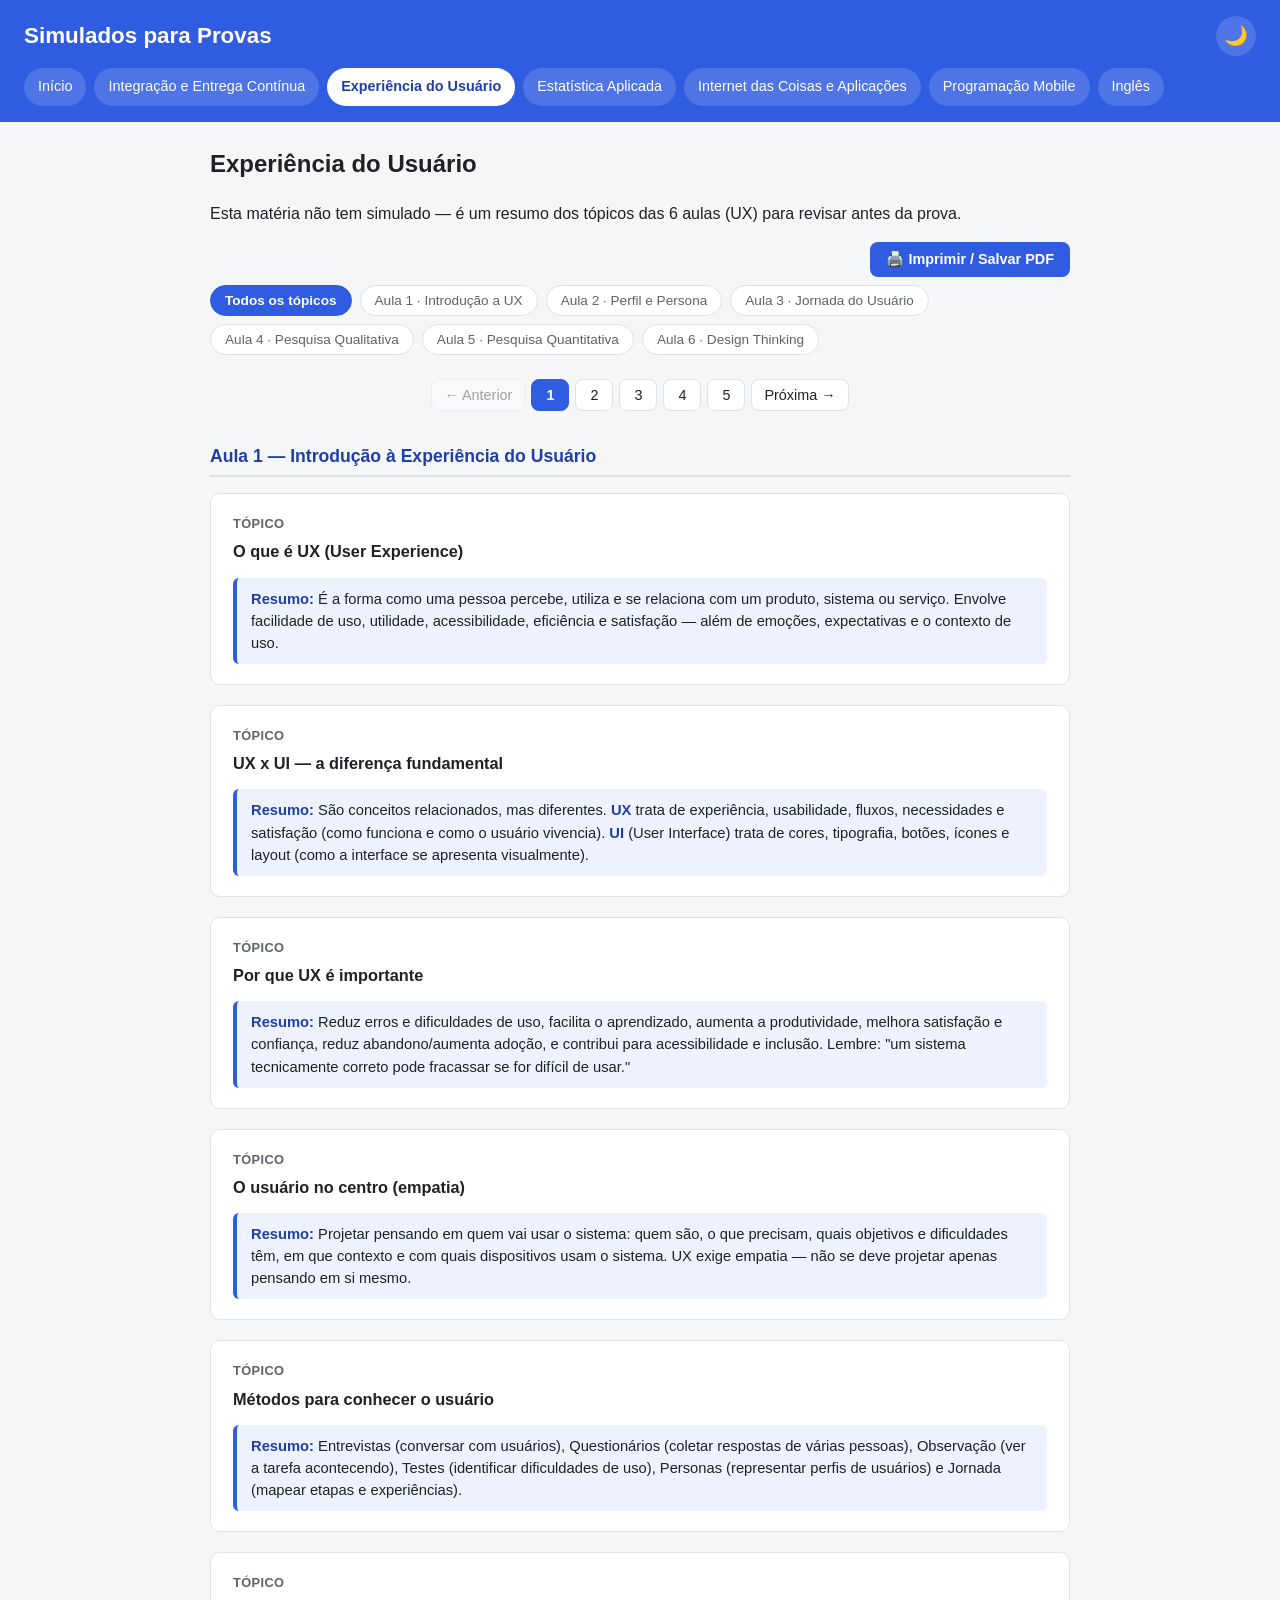
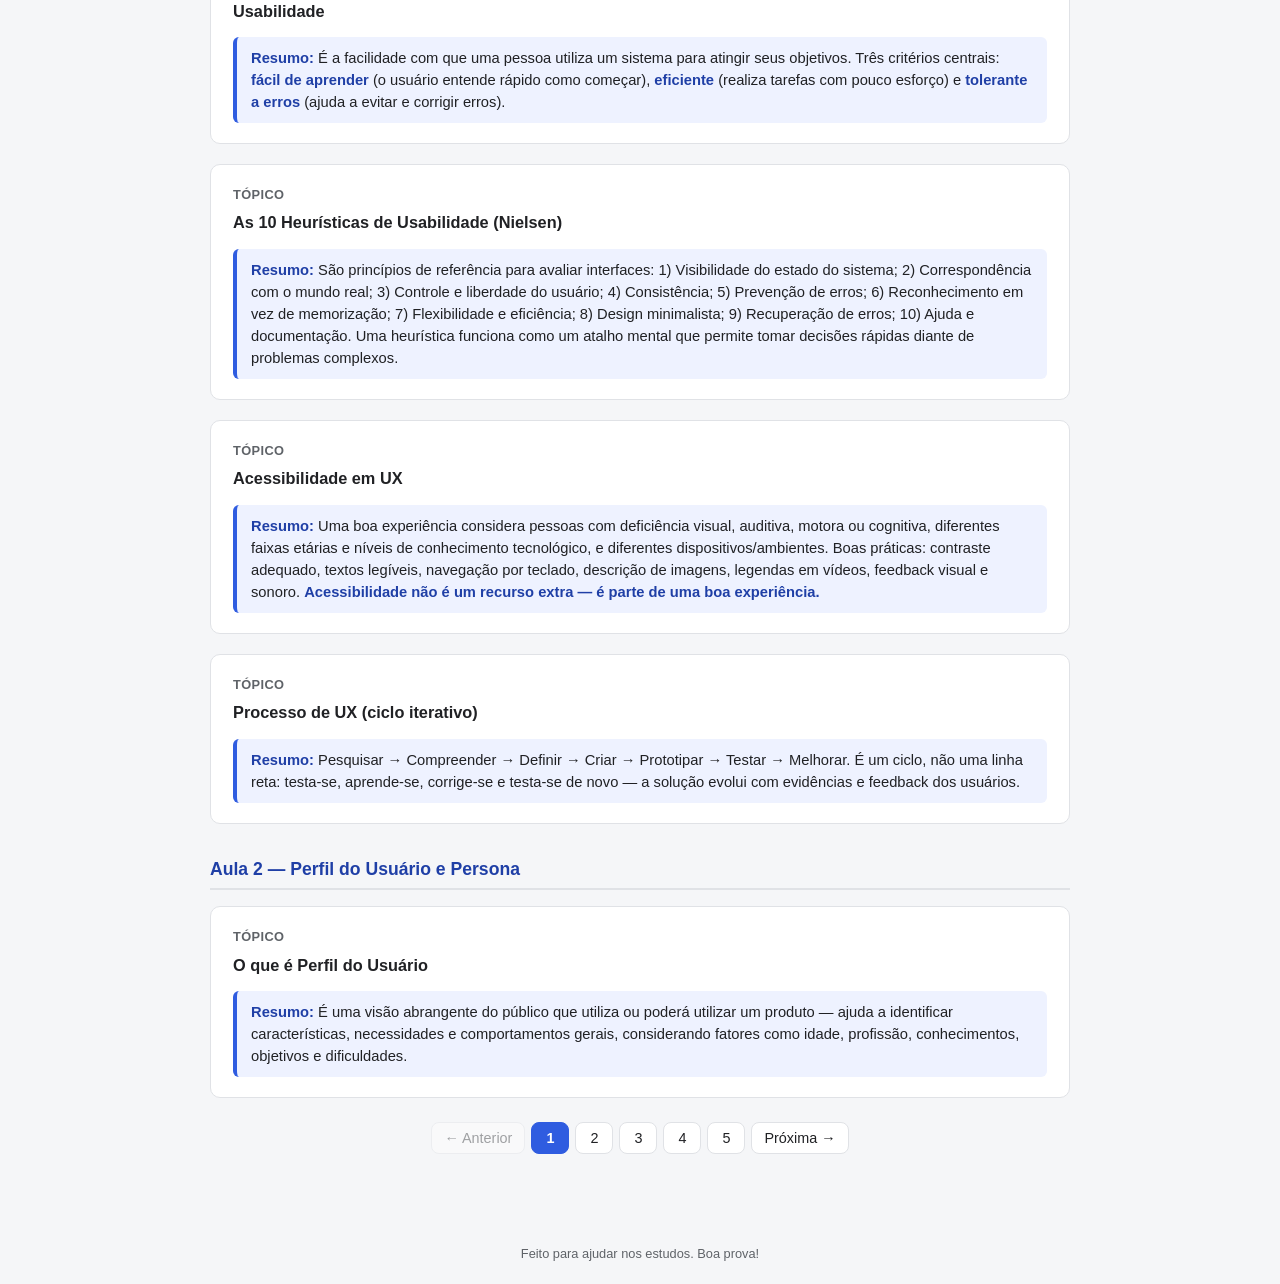
<file: ux.html>
<!DOCTYPE html>
<html lang="pt-BR">
<head>
<meta charset="UTF-8">
<meta name="viewport" content="width=device-width, initial-scale=1.0">
<title>Experiência do Usuário</title>
<script>(function(){try{var t=localStorage.getItem('theme');if(!t){t=window.matchMedia('(prefers-color-scheme: dark)').matches?'dark':'light';}document.documentElement.setAttribute('data-theme',t);}catch(e){}})();</script>
<link rel="stylesheet" href="css/style.css">
</head>
<body>

<header class="site-header">
  <div class="header-top">
    <h1>Simulados para Provas</h1>
    <button type="button" id="theme-toggle" class="theme-toggle-btn" aria-label="Alternar tema claro/escuro" title="Alternar tema">🌙</button>
  </div>
  <nav class="main-nav">
    <a href="index.html">Início</a>
    <a href="entrega-continua.html">Integração e Entrega Contínua</a>
    <a href="ux.html" class="active">Experiência do Usuário</a>
    <a href="estatistica.html">Estatística Aplicada</a>
    <a href="iot.html">Internet das Coisas e Aplicações</a>
    <a href="mobile.html">Programação Mobile</a>
    <a href="ingles.html">Inglês</a>
  </nav>
</header>

<main>
  <h2 class="page-title">Experiência do Usuário</h2>
  <p>Esta matéria não tem simulado — é um resumo dos tópicos das 6 aulas (UX) para revisar antes da prova.</p>

  <div class="quiz-toolbar">
    <button type="button" class="print-btn" id="print-btn">🖨️ Imprimir / Salvar PDF</button>
  </div>

  <div class="topic-filter" id="topic-filter"></div>

  <nav class="pagination pagination-top"></nav>

  <div id="quiz-questions">

  <h3 class="section-divider">Aula 1 — Introdução à Experiência do Usuário</h3>

  <div class="question-card" data-topic="Aula 1 · Introdução a UX">
    <div class="question-number">Tópico</div>
    <div class="question-text">O que é UX (User Experience)</div>
    <div class="explanation"><strong>Resumo:</strong> É a forma como uma pessoa percebe, utiliza e se relaciona com um produto, sistema ou serviço. Envolve facilidade de uso, utilidade, acessibilidade, eficiência e satisfação — além de emoções, expectativas e o contexto de uso.</div>
  </div>

  <div class="question-card" data-topic="Aula 1 · Introdução a UX">
    <div class="question-number">Tópico</div>
    <div class="question-text">UX x UI — a diferença fundamental</div>
    <div class="explanation"><strong>Resumo:</strong> São conceitos relacionados, mas diferentes. <strong>UX</strong> trata de experiência, usabilidade, fluxos, necessidades e satisfação (como funciona e como o usuário vivencia). <strong>UI</strong> (User Interface) trata de cores, tipografia, botões, ícones e layout (como a interface se apresenta visualmente).</div>
  </div>

  <div class="question-card" data-topic="Aula 1 · Introdução a UX">
    <div class="question-number">Tópico</div>
    <div class="question-text">Por que UX é importante</div>
    <div class="explanation"><strong>Resumo:</strong> Reduz erros e dificuldades de uso, facilita o aprendizado, aumenta a produtividade, melhora satisfação e confiança, reduz abandono/aumenta adoção, e contribui para acessibilidade e inclusão. Lembre: "um sistema tecnicamente correto pode fracassar se for difícil de usar."</div>
  </div>

  <div class="question-card" data-topic="Aula 1 · Introdução a UX">
    <div class="question-number">Tópico</div>
    <div class="question-text">O usuário no centro (empatia)</div>
    <div class="explanation"><strong>Resumo:</strong> Projetar pensando em quem vai usar o sistema: quem são, o que precisam, quais objetivos e dificuldades têm, em que contexto e com quais dispositivos usam o sistema. UX exige empatia — não se deve projetar apenas pensando em si mesmo.</div>
  </div>

  <div class="question-card" data-topic="Aula 1 · Introdução a UX">
    <div class="question-number">Tópico</div>
    <div class="question-text">Métodos para conhecer o usuário</div>
    <div class="explanation"><strong>Resumo:</strong> Entrevistas (conversar com usuários), Questionários (coletar respostas de várias pessoas), Observação (ver a tarefa acontecendo), Testes (identificar dificuldades de uso), Personas (representar perfis de usuários) e Jornada (mapear etapas e experiências).</div>
  </div>

  <div class="question-card" data-topic="Aula 1 · Introdução a UX">
    <div class="question-number">Tópico</div>
    <div class="question-text">Usabilidade</div>
    <div class="explanation"><strong>Resumo:</strong> É a facilidade com que uma pessoa utiliza um sistema para atingir seus objetivos. Três critérios centrais: <strong>fácil de aprender</strong> (o usuário entende rápido como começar), <strong>eficiente</strong> (realiza tarefas com pouco esforço) e <strong>tolerante a erros</strong> (ajuda a evitar e corrigir erros).</div>
  </div>

  <div class="question-card" data-topic="Aula 1 · Introdução a UX">
    <div class="question-number">Tópico</div>
    <div class="question-text">As 10 Heurísticas de Usabilidade (Nielsen)</div>
    <div class="explanation"><strong>Resumo:</strong> São princípios de referência para avaliar interfaces: 1) Visibilidade do estado do sistema; 2) Correspondência com o mundo real; 3) Controle e liberdade do usuário; 4) Consistência; 5) Prevenção de erros; 6) Reconhecimento em vez de memorização; 7) Flexibilidade e eficiência; 8) Design minimalista; 9) Recuperação de erros; 10) Ajuda e documentação. Uma heurística funciona como um atalho mental que permite tomar decisões rápidas diante de problemas complexos.</div>
  </div>

  <div class="question-card" data-topic="Aula 1 · Introdução a UX">
    <div class="question-number">Tópico</div>
    <div class="question-text">Acessibilidade em UX</div>
    <div class="explanation"><strong>Resumo:</strong> Uma boa experiência considera pessoas com deficiência visual, auditiva, motora ou cognitiva, diferentes faixas etárias e níveis de conhecimento tecnológico, e diferentes dispositivos/ambientes. Boas práticas: contraste adequado, textos legíveis, navegação por teclado, descrição de imagens, legendas em vídeos, feedback visual e sonoro. <strong>Acessibilidade não é um recurso extra — é parte de uma boa experiência.</strong></div>
  </div>

  <div class="question-card" data-topic="Aula 1 · Introdução a UX">
    <div class="question-number">Tópico</div>
    <div class="question-text">Processo de UX (ciclo iterativo)</div>
    <div class="explanation"><strong>Resumo:</strong> Pesquisar → Compreender → Definir → Criar → Prototipar → Testar → Melhorar. É um ciclo, não uma linha reta: testa-se, aprende-se, corrige-se e testa-se de novo — a solução evolui com evidências e feedback dos usuários.</div>
  </div>

  <h3 class="section-divider">Aula 2 — Perfil do Usuário e Persona</h3>

  <div class="question-card" data-topic="Aula 2 · Perfil e Persona">
    <div class="question-number">Tópico</div>
    <div class="question-text">O que é Perfil do Usuário</div>
    <div class="explanation"><strong>Resumo:</strong> É uma visão abrangente do público que utiliza ou poderá utilizar um produto — ajuda a identificar características, necessidades e comportamentos gerais, considerando fatores como idade, profissão, conhecimentos, objetivos e dificuldades.</div>
  </div>

  <div class="question-card" data-topic="Aula 2 · Perfil e Persona">
    <div class="question-number">Tópico</div>
    <div class="question-text">Por que conhecer o usuário (evitar achismos)</div>
    <div class="explanation"><strong>Resumo:</strong> Evita decisões baseadas em opiniões da equipe; ajuda a definir funcionalidades que realmente trazem valor; facilita decisões de interface (linguagem visual, tom de voz); previne problemas de usabilidade antes do desenvolvimento; e mantém o foco humano — a pessoa usuária no centro de todas as decisões.</div>
  </div>

  <div class="question-card" data-topic="Aula 2 · Perfil e Persona">
    <div class="question-number">Tópico</div>
    <div class="question-text">Principais informações do Perfil do Usuário</div>
    <div class="explanation"><strong>Resumo:</strong> Dados demográficos (idade, escolaridade, localização, profissão), Contexto de uso (onde/quando/como usa), Objetivos (o que deseja realizar), Necessidades (o que precisa para atingir os objetivos), Dificuldades (obstáculos e frustrações) e Conhecimento tecnológico (iniciante, intermediário ou avançado).</div>
  </div>

  <div class="question-card" data-topic="Aula 2 · Perfil e Persona">
    <div class="question-number">Tópico</div>
    <div class="question-text">O que é Persona</div>
    <div class="explanation"><strong>Resumo:</strong> É um personagem fictício criado a partir de dados e características reais de um grupo de usuários, representando um usuário arquetípico. Tem identidade completa (nome, idade, profissão, objetivos, necessidades e dificuldades) e serve como referência constante durante o design e as decisões do projeto.</div>
  </div>

  <div class="question-card" data-topic="Aula 2 · Perfil e Persona">
    <div class="question-number">Tópico</div>
    <div class="question-text">Persona x Perfil do Usuário</div>
    <div class="explanation"><strong>Resumo:</strong> <strong>Perfil do Usuário</strong> = visão macroscópica: geral e abrangente, com dados agregados e foco em segmentos demográficos/mercado. <strong>Persona</strong> = visão humanizada: mais específica, cria um personagem fictício baseado em dados reais, gera empatia e norteia a experiência prática.</div>
  </div>

  <div class="question-card" data-topic="Aula 2 · Perfil e Persona">
    <div class="question-number">Tópico</div>
    <div class="question-text">Como criar uma Persona</div>
    <div class="explanation"><strong>Resumo:</strong> 1) Pesquise os usuários (entrevistas, questionários, observações); 2) Identifique padrões (comportamentos repetidos); 3) Escolha o grupo mais relevante; 4) Crie a identidade (nome, imagem, perfil, contexto); 5) Mapeie objetivos, necessidades e dificuldades; 6) Use a persona para guiar todas as decisões do time.</div>
  </div>

  <div class="question-card" data-topic="Aula 2 · Perfil e Persona">
    <div class="question-number">Tópico</div>
    <div class="question-text">Boas práticas ao criar Personas</div>
    <div class="explanation"><strong>Resumo:</strong> Baseie em pesquisa real (nunca em estereótipos/suposições); priorize — não crie personas demais, foque nas mais relevantes; mantenha objetividade (informações úteis e diretas); mantenha atualizada conforme surgem novos dados. Pergunta de ouro: "essa decisão de interface atende às necessidades da nossa persona?"</div>
  </div>

  <h3 class="section-divider">Aula 3 — Jornada do Usuário e do Consumidor</h3>

  <div class="question-card" data-topic="Aula 3 · Jornada do Usuário">
    <div class="question-number">Tópico</div>
    <div class="question-text">O que é a Jornada do Usuário</div>
    <div class="explanation"><strong>Resumo:</strong> É a representação das etapas pelas quais uma pessoa passa para atingir um objetivo. Considera não só as telas do sistema, mas também o contexto antes, durante e depois da interação — ajudando a equipe a enxergar a experiência do ponto de vista do usuário.</div>
  </div>

  <div class="question-card" data-topic="Aula 3 · Jornada do Usuário">
    <div class="question-number">Tópico</div>
    <div class="question-text">Jornada do Usuário x Jornada do Consumidor</div>
    <div class="explanation"><strong>Resumo:</strong> A <strong>Jornada do Usuário</strong> foca a interação com um produto/sistema específico (ex.: abrir um app e concluir uma tarefa). A <strong>Jornada do Consumidor</strong> é mais ampla, abrangendo a relação com a marca: descoberta, consideração, compra, uso, suporte e fidelização. As duas podem se complementar.</div>
  </div>

  <div class="question-card" data-topic="Aula 3 · Jornada do Usuário">
    <div class="question-number">Tópico</div>
    <div class="question-text">Por que mapear a jornada</div>
    <div class="explanation"><strong>Resumo:</strong> Descobre pontos de fricção que não aparecem só olhando a interface; ajuda a compreender emoções e expectativas em cada etapa; prioriza problemas de maior impacto; encontra oportunidades de inovação; e alinha designers, desenvolvedores, produto, atendimento e negócio.</div>
  </div>

  <div class="question-card" data-topic="Aula 3 · Jornada do Usuário">
    <div class="question-number">Tópico</div>
    <div class="question-text">Elementos de um Mapa de Jornada</div>
    <div class="explanation"><strong>Resumo:</strong> Persona (quem é), Objetivo (o que quer realizar), Etapas (passos percorridos), Touchpoints (onde interage), Pensamentos (o que espera/imagina), Emoções (como se sente), Dores (o que dificulta) e Oportunidades (como melhorar).</div>
  </div>

  <div class="question-card" data-topic="Aula 3 · Jornada do Usuário">
    <div class="question-number">Tópico</div>
    <div class="question-text">Etapas típicas da jornada</div>
    <div class="explanation"><strong>Resumo:</strong> 1) Descoberta (percebe uma necessidade); 2) Consideração (pesquisa e compara opções); 3) Decisão (escolhe uma solução); 4) Uso (interage e realiza a tarefa); 5) Pós-uso (avalia, recomenda ou solicita suporte).</div>
  </div>

  <div class="question-card" data-topic="Aula 3 · Jornada do Usuário">
    <div class="question-number">Tópico</div>
    <div class="question-text">Touchpoints (pontos de contato)</div>
    <div class="explanation"><strong>Resumo:</strong> Touchpoint é qualquer ponto em que o usuário entra em contato com a experiência. Pode ser <strong>Digital</strong> (site, app, chatbot, e-mail, redes sociais), <strong>Físico</strong> (loja, caixa, embalagem, equipamento) ou <strong>Humano</strong> (vendedor, suporte, atendente). Importante: o usuário percebe a experiência como um todo, não como departamentos isolados.</div>
  </div>

  <div class="question-card" data-topic="Aula 3 · Jornada do Usuário">
    <div class="question-number">Tópico</div>
    <div class="question-text">Emoções, Dores e Fricções — a diferença</div>
    <div class="explanation"><strong>Resumo:</strong> <strong>Emoção</strong> é o sentimento do usuário em cada etapa (ex.: frustrado, aliviado, satisfeito). <strong>Dor</strong> é um problema ou dificuldade que incomoda o usuário na experiência (ex.: sistema lento, mensagem de erro confusa). <strong>Fricção</strong> é qualquer coisa que torna a jornada mais difícil, lenta ou confusa — atrapalha o usuário de chegar ao objetivo (ex.: exigir muitas etapas de cadastro antes de finalizar uma compra).</div>
  </div>

  <div class="question-card" data-topic="Aula 3 · Jornada do Usuário">
    <div class="question-number">Tópico</div>
    <div class="question-text">Como construir um Mapa de Jornada</div>
    <div class="explanation"><strong>Resumo:</strong> 1) Defina a persona e o objetivo da jornada; 2) Colete dados (entrevistas, observação, testes, analytics); 3) Liste etapas e touchpoints; 4) Registre ações, pensamentos, emoções e dores; 5) Identifique momentos críticos e oportunidades; 6) Valide o mapa com usuários e com a equipe.</div>
  </div>

  <div class="question-card" data-topic="Aula 3 · Jornada do Usuário">
    <div class="question-number">Tópico</div>
    <div class="question-text">Do mapa para a melhoria da experiência</div>
    <div class="explanation"><strong>Resumo:</strong> Mapear a jornada não é o objetivo final — o valor está nas decisões tomadas a partir dela. Priorize dores por impacto, frequência e esforço de resolução; transforme oportunidades em hipóteses de melhoria; crie protótipos, teste com usuários e meça resultados; repita o processo, pois jornadas evoluem com o produto e o comportamento das pessoas.</div>
  </div>

  <h3 class="section-divider">Aula 4 — Pesquisa com Usuários: Qualitativa</h3>

  <div class="question-card" data-topic="Aula 4 · Pesquisa Qualitativa">
    <div class="question-number">Tópico</div>
    <div class="question-text">O que é Pesquisa Qualitativa</div>
    <div class="explanation"><strong>Resumo:</strong> É uma investigação para compreender profundamente a experiência do usuário — busca descobrir <strong>como e por que</strong> as pessoas agem de determinada maneira. Trabalha principalmente com relatos, observações e comportamentos (ex.: descobrir por que um usuário abandona um cadastro).</div>
  </div>

  <div class="question-card" data-topic="Aula 4 · Pesquisa Qualitativa">
    <div class="question-number">Tópico</div>
    <div class="question-text">Qualitativa x Quantitativa</div>
    <div class="explanation"><strong>Resumo:</strong> <strong>Qualitativa</strong> busca compreender o <strong>porquê</strong> (entrevistas, observação, testes). <strong>Quantitativa</strong> busca medir o <strong>quanto</strong> (questionários, métricas, estatísticas). Exemplo clássico: "70% abandonam o cadastro" é quantitativo; "por que abandonam?" é qualitativo.</div>
  </div>

  <div class="question-card" data-topic="Aula 4 · Pesquisa Qualitativa">
    <div class="question-number">Tópico</div>
    <div class="question-text">Principais técnicas de pesquisa qualitativa</div>
    <div class="explanation"><strong>Resumo:</strong> Entrevista com usuários, Observação, Teste de Usabilidade, Grupo Focal (Focus Group), Pesquisa Contextual/estudo de campo e Card Sorting.</div>
  </div>

  <div class="question-card" data-topic="Aula 4 · Pesquisa Qualitativa">
    <div class="question-number">Tópico</div>
    <div class="question-text">Entrevistas</div>
    <div class="explanation"><strong>Resumo:</strong> É uma conversa planejada com usuários reais. Use perguntas abertas ("Como você faz...?", "O que dificulta...?", "Por quê?"), evite induzir a resposta e registre frases e comportamentos importantes.</div>
  </div>

  <div class="question-card" data-topic="Aula 4 · Pesquisa Qualitativa">
    <div class="question-number">Tópico</div>
    <div class="question-text">Observação</div>
    <div class="explanation"><strong>Resumo:</strong> O pesquisador observa o usuário realizando uma tarefa real. Não basta perguntar o que ele faria — é importante observar o que ele <strong>realmente</strong> faz: erros, dúvidas, pausas, desvios e estratégias.</div>
  </div>

  <div class="question-card" data-topic="Aula 4 · Pesquisa Qualitativa">
    <div class="question-number">Tópico</div>
    <div class="question-text">Teste de Usabilidade</div>
    <div class="explanation"><strong>Resumo:</strong> Um usuário recebe tarefas e tenta realizá-las no sistema, enquanto o pesquisador observa sem interferir desnecessariamente (ex.: "encontre um tênis preto tamanho 40 e finalize a compra"). Registra-se tempo, erros, dúvidas, cliques inesperados e comentários — o objetivo é encontrar problemas de uso.</div>
  </div>

  <div class="question-card" data-topic="Aula 4 · Pesquisa Qualitativa">
    <div class="question-number">Tópico</div>
    <div class="question-text">Focus Group e Pesquisa Contextual</div>
    <div class="explanation"><strong>Resumo:</strong> <strong>Focus Group</strong> reúne um pequeno grupo, conduzido por um moderador, para explorar opiniões e percepções diferentes — mas opinião de grupo não substitui teste individual de usabilidade. <strong>Pesquisa Contextual</strong> acontece no ambiente real do usuário, ajudando a entender contexto, ferramentas e limitações reais de uso.</div>
  </div>

  <div class="question-card" data-topic="Aula 4 · Pesquisa Qualitativa">
    <div class="question-number">Tópico</div>
    <div class="question-text">Como fazer uma pesquisa qualitativa</div>
    <div class="explanation"><strong>Resumo:</strong> 1) Defina o objetivo; 2) Escolha o perfil dos participantes; 3) Prepare roteiro e tarefas; 4) Colete dados; 5) Organize os registros; 6) Procure padrões; 7) Transforme descobertas em insights; 8) Proponha melhorias.</div>
  </div>

  <div class="question-card" data-topic="Aula 4 · Pesquisa Qualitativa">
    <div class="question-number">Tópico</div>
    <div class="question-text">Boas práticas e cuidados éticos na pesquisa</div>
    <div class="explanation"><strong>Resumo:</strong> Escolha participantes representativos do público; peça autorização antes de gravar; preserve privacidade e dados pessoais; não julgue o usuário (o problema pode estar no sistema); evite perguntas que induzam respostas; documente evidências antes de propor soluções.</div>
  </div>

  <h3 class="section-divider">Aula 5 — Pesquisa com Usuários: Quantitativa</h3>

  <div class="question-card" data-topic="Aula 5 · Pesquisa Quantitativa">
    <div class="question-number">Tópico</div>
    <div class="question-text">O que é Pesquisa Quantitativa</div>
    <div class="explanation"><strong>Resumo:</strong> Investiga um problema usando dados que podem ser medidos e comparados. Segue o ciclo: Perguntar (coletar respostas) → Medir (transformar em números) → Comparar (encontrar padrões) → Decidir (orientar melhorias). Pergunta típica: "Quantos usuários enfrentam este problema?"</div>
  </div>

  <div class="question-card" data-topic="Aula 5 · Pesquisa Quantitativa">
    <div class="question-number">Tópico</div>
    <div class="question-text">Para que serve a pesquisa quantitativa</div>
    <div class="explanation"><strong>Resumo:</strong> Não é só "ter números" — serve para <strong>Medir</strong> (satisfação, facilidade, esforço), <strong>Priorizar</strong> (problemas mais frequentes), <strong>Comparar</strong> (versões, públicos, jornadas) e <strong>Validar</strong> (se uma mudança melhorou uma métrica).</div>
  </div>

  <div class="question-card" data-topic="Aula 5 · Pesquisa Quantitativa">
    <div class="question-number">Tópico</div>
    <div class="question-text">Tipos de perguntas em questionários</div>
    <div class="explanation"><strong>Resumo:</strong> Múltipla escolha (categorias), Escala (intensidade, ex.: nota de 1 a 5), Sim/Não (ocorrência), Ranking (prioridade — ordenar por importância) e Numérica (quantidade). Cuidado: evite juntar duas ideias numa mesma pergunta (ex.: "Você gostou do sistema e achou fácil?").</div>
  </div>

  <div class="question-card" data-topic="Aula 5 · Pesquisa Quantitativa">
    <div class="question-number">Tópico</div>
    <div class="question-text">Escalas de avaliação</div>
    <div class="explanation"><strong>Resumo:</strong> Transformam percepções em valores comparáveis (ex.: escala de 1 a 5, de "discordo muito" a "concordo muito"). Cuidados: não misturar escalas diferentes na mesma pesquisa (ex.: 1–5 numa pergunta e 1–10 noutra), definir claramente o que cada extremo significa, e lembrar que uma média sozinha não explica o motivo da avaliação.</div>
  </div>

  <div class="question-card" data-topic="Aula 5 · Pesquisa Quantitativa">
    <div class="question-number">Tópico</div>
    <div class="question-text">Amostra e participantes</div>
    <div class="explanation"><strong>Resumo:</strong> Raramente se pesquisa todos os usuários — trabalha-se com uma <strong>amostra</strong> que deve representar o público-alvo. O tamanho ideal depende do objetivo, diversidade e nível de confiança desejado. Atenção ao <strong>viés de amostra</strong>: quem responde pode não representar quem não responde.</div>
  </div>

  <div class="question-card" data-topic="Aula 5 · Pesquisa Quantitativa">
    <div class="question-number">Tópico</div>
    <div class="question-text">Métricas importantes em UX</div>
    <div class="explanation"><strong>Resumo:</strong> <strong>CSAT</strong> (Satisfação — "quão satisfeito você está?"), <strong>NPS</strong> (Recomendação — "de 0 a 10, recomendaria?"), <strong>CES</strong> (Esforço — "foi fácil resolver?") e <strong>Taxa de Sucesso</strong> ("conseguiu concluir?"). Uma boa métrica é aquela que ajuda a responder uma pergunta de negócio ou de UX.</div>
  </div>

  <div class="question-card" data-topic="Aula 5 · Pesquisa Quantitativa">
    <div class="question-number">Tópico</div>
    <div class="question-text">Como analisar os resultados</div>
    <div class="explanation"><strong>Resumo:</strong> 1) Frequência (quantas respostas em cada opção); 2) Percentual (proporção de cada resposta); 3) Média/mediana (valor central); 4) Comparação (diferença entre grupos ou versões); 5) Interpretação (o que isso significa para a UX).</div>
  </div>

  <div class="question-card" data-topic="Aula 5 · Pesquisa Quantitativa">
    <div class="question-number">Tópico</div>
    <div class="question-text">Erros comuns em pesquisas quantitativas</div>
    <div class="explanation"><strong>Resumo:</strong> Pergunta tendenciosa (induz a resposta), Dupla pergunta (duas ideias numa só), Amostra inadequada (ex.: só pesquisar a própria equipe), Escala confusa (misturar sentidos, ex.: "1 = ótimo" numa e "1 = péssimo" noutra), Excesso de perguntas (gera abandono) e Conclusão exagerada (confundir correlação com causa). Regra de ouro: definir objetivo, público e uso do resultado antes de coletar dados.</div>
  </div>

  <h3 class="section-divider">Aula 6 — Design Thinking</h3>

  <div class="question-card" data-topic="Aula 6 · Design Thinking">
    <div class="question-number">Tópico</div>
    <div class="question-text">O que é Design Thinking</div>
    <div class="explanation"><strong>Resumo:</strong> É uma abordagem centrada no ser humano para solucionar problemas complexos e gerar inovação. Combina empatia, criatividade e razão para atender necessidades reais dos usuários e gerar valor de negócio. Funciona mais como um <strong>mindset</strong> de colaboração e experimentação rápida do que como um conjunto fixo de ferramentas.</div>
  </div>

  <div class="question-card" data-topic="Aula 6 · Design Thinking">
    <div class="question-number">Tópico</div>
    <div class="question-text">As 5 etapas do Design Thinking</div>
    <div class="explanation"><strong>Resumo:</strong> 1) <strong>Empatia</strong> — entender dores, necessidades e sentimentos do público; 2) <strong>Definição</strong> — organizar os dados coletados e definir com clareza o verdadeiro problema; 3) <strong>Ideação</strong> — gerar o maior número de ideias criativas (brainstorming); 4) <strong>Prototipação</strong> — transformar as melhores ideias em modelos tangíveis (MVP); 5) <strong>Validação/Testes</strong> — apresentar o protótipo aos usuários e ajustar. O processo é <strong>iterativo</strong>: pode-se voltar a qualquer etapa.</div>
  </div>

  <div class="question-card" data-topic="Aula 6 · Design Thinking">
    <div class="question-number">Tópico</div>
    <div class="question-text">Empatizar</div>
    <div class="explanation"><strong>Resumo:</strong> Etapa de conhecer as pessoas a fundo, usando técnicas como entrevista, observação, questionário e jornada do usuário. Exemplo: perguntar a alunos "como você acompanha as atividades?" pode revelar que a dificuldade é a dispersão das informações em vários canais diferentes.</div>
  </div>

  <div class="question-card" data-topic="Aula 6 · Design Thinking">
    <div class="question-number">Tópico</div>
    <div class="question-text">Definir</div>
    <div class="explanation"><strong>Resumo:</strong> Transforma os dados coletados numa declaração clara do problema — não numa solução pronta. Exemplo: em vez de "precisamos criar um aplicativo de tarefas" (❌ solução), o correto é "alunos precisam visualizar seus próximos prazos em um único lugar porque atualmente consultam diferentes canais" (✅ necessidade).</div>
  </div>

  <div class="question-card" data-topic="Aula 6 · Design Thinking">
    <div class="question-number">Tópico</div>
    <div class="question-text">Idear</div>
    <div class="explanation"><strong>Resumo:</strong> Etapa de gerar o maior número possível de ideias em grupo (brainstorming), sem julgar de início — "primeiro quantidade, depois avaliação". Um mesmo problema (ex.: fila grande na cantina) pode gerar várias soluções diferentes (pedido antecipado, QR Code, senha digital, etc.).</div>
  </div>

  <div class="question-card" data-topic="Aula 6 · Design Thinking">
    <div class="question-number">Tópico</div>
    <div class="question-text">Prototipar</div>
    <div class="explanation"><strong>Resumo:</strong> Transforma as melhores ideias em modelos tangíveis, evoluindo por fidelidade: <strong>baixa fidelidade</strong> (desenho no papel) → <strong>média</strong> (wireframe, ex.: no Figma) → <strong>alta</strong> (protótipo navegável). Não é preciso programar para aprender com o protótipo.</div>
  </div>

  <div class="question-card" data-topic="Aula 6 · Design Thinking">
    <div class="question-number">Tópico</div>
    <div class="question-text">Testar / Validar</div>
    <div class="explanation"><strong>Resumo:</strong> O protótipo é apresentado a usuários reais para observar o uso, coletar feedback e aprender com os erros, ajustando a solução antes de investir em desenvolvimento completo.</div>
  </div>

  <div class="question-card" data-topic="Aula 6 · Design Thinking">
    <div class="question-number">Tópico</div>
    <div class="question-text">Erros comuns em Design Thinking</div>
    <div class="explanation"><strong>Resumo:</strong> Criar a solução antes de pesquisar; entrevistar somente amigos; ignorar opiniões diferentes; confundir opinião com evidência (ex.: "eu acho esse botão fácil" não substitui observar usuários reais); fazer um protótipo perfeito cedo demais; e testar apenas com a própria equipe.</div>
  </div>

  </div>

  <nav class="pagination pagination-bottom"></nav>
</main>

<footer class="site-footer">Feito para ajudar nos estudos. Boa prova!</footer>

<script src="js/site.js"></script>
<script src="js/quiz.js"></script>
<script>
  const quizPagination = initQuizPagination('#quiz-questions', '.pagination', 10);
  initTopicFilter('#quiz-questions', '#topic-filter', (topic) => quizPagination.setFilter(topic));
  initPrintButton('#print-btn');
</script>

</body>
</html>
</file>
<file: css/style.css>
:root {
  --bg: #f5f6f8;
  --card: #ffffff;
  --text: #202124;
  --muted: #5f6368;
  --primary: #2f5ce0;
  --primary-dark: #1f3fa6;
  --correct-bg: #e6f7ec;
  --correct-border: #34a853;
  --wrong-bg: #fdecea;
  --wrong-text: #c5221f;
  --border: #e0e2e6;
  --soft-bg: #eef2ff;
  --todo-bg: #fff4e0;
  --todo-text: #a15c00;
  --empty-bg: #eeeeee;
  --shadow-color: rgba(0, 0, 0, 0.08);
  --radius: 10px;
  --chart-1: #1f6f8b;
  --chart-2: #8fb8c8;
  --chart-3: #c46a2b;
}

@media (prefers-color-scheme: dark) {
  :root:not([data-theme="light"]) {
    --bg: #0f1115;
    --card: #1a1d24;
    --text: #e4e6eb;
    --muted: #9aa0ab;
    --primary: #5b8def;
    --primary-dark: #9db8f5;
    --correct-bg: #113824;
    --correct-border: #3ddc84;
    --wrong-bg: #3a1620;
    --wrong-text: #ff6b6b;
    --border: #2c313a;
    --soft-bg: #1e2536;
    --todo-bg: #3a2e12;
    --todo-text: #e0a94a;
    --empty-bg: #23262c;
    --shadow-color: rgba(0, 0, 0, 0.45);
    --chart-1: #6cbad6;
    --chart-2: #3d6f82;
    --chart-3: #f0a86a;
  }
}

:root[data-theme="dark"] {
  --bg: #0f1115;
  --card: #1a1d24;
  --text: #e4e6eb;
  --muted: #9aa0ab;
  --primary: #5b8def;
  --primary-dark: #9db8f5;
  --correct-bg: #113824;
  --correct-border: #3ddc84;
  --wrong-bg: #3a1620;
  --wrong-text: #ff6b6b;
  --border: #2c313a;
  --soft-bg: #1e2536;
  --todo-bg: #3a2e12;
  --todo-text: #e0a94a;
  --empty-bg: #23262c;
  --shadow-color: rgba(0, 0, 0, 0.45);
  --chart-1: #6cbad6;
  --chart-2: #3d6f82;
  --chart-3: #f0a86a;
}

* { box-sizing: border-box; }

html { -webkit-text-size-adjust: 100%; }

body {
  margin: 0;
  font-family: "Segoe UI", Arial, sans-serif;
  background: var(--bg);
  color: var(--text);
  line-height: 1.5;
  transition: background 0.2s ease, color 0.2s ease;
  overflow-x: hidden;
}

img, svg, table { max-width: 100%; }

header.site-header {
  background: var(--primary);
  color: #fff;
  padding: 16px 24px;
}

.header-top {
  display: flex;
  align-items: center;
  justify-content: space-between;
  gap: 12px;
  margin-bottom: 12px;
}

header.site-header h1 {
  margin: 0;
  font-size: 1.4rem;
}

.theme-toggle-btn {
  flex-shrink: 0;
  border: none;
  background: rgba(255, 255, 255, 0.15);
  color: #fff;
  width: 40px;
  height: 40px;
  border-radius: 50%;
  font-size: 1.2rem;
  line-height: 1;
  cursor: pointer;
  display: flex;
  align-items: center;
  justify-content: center;
  transition: background 0.15s ease;
}

.theme-toggle-btn:hover {
  background: rgba(255, 255, 255, 0.3);
}

nav.main-nav {
  display: flex;
  flex-wrap: wrap;
  gap: 8px;
}

nav.main-nav a {
  color: #fff;
  text-decoration: none;
  padding: 8px 14px;
  border-radius: 999px;
  background: rgba(255,255,255,0.15);
  font-size: 0.9rem;
  transition: background 0.15s ease;
  white-space: nowrap;
}

nav.main-nav a:hover {
  background: rgba(255,255,255,0.3);
}

nav.main-nav a.active {
  background: #fff;
  color: #1f3fa6;
  font-weight: 600;
}

main {
  max-width: 900px;
  margin: 0 auto;
  padding: 24px 20px 60px;
}

.hero {
  background: var(--card);
  border: 1px solid var(--border);
  border-radius: var(--radius);
  padding: 24px;
  margin-bottom: 24px;
}

.subject-grid {
  display: grid;
  grid-template-columns: repeat(auto-fit, minmax(220px, 1fr));
  gap: 16px;
}

.subject-card {
  display: block;
  background: var(--card);
  border: 1px solid var(--border);
  border-radius: var(--radius);
  padding: 18px;
  text-decoration: none;
  color: var(--text);
  transition: box-shadow 0.15s ease, transform 0.15s ease;
}

.subject-card:hover {
  box-shadow: 0 4px 14px var(--shadow-color);
  transform: translateY(-2px);
}

.subject-card h3 {
  margin: 0 0 6px 0;
  color: var(--primary-dark);
}

.subject-card p {
  margin: 0;
  color: var(--muted);
  font-size: 0.9rem;
}

.status-badge {
  display: inline-block;
  margin-top: 10px;
  font-size: 0.75rem;
  font-weight: 600;
  padding: 3px 9px;
  border-radius: 999px;
}

.status-ready { background: var(--correct-bg); color: var(--correct-border); }
.status-todo { background: var(--todo-bg); color: var(--todo-text); }
.status-empty { background: var(--empty-bg); color: var(--muted); }

.page-title {
  margin-top: 0;
}

.question-card {
  background: var(--card);
  border: 1px solid var(--border);
  border-radius: var(--radius);
  padding: 20px 22px;
  margin-bottom: 20px;
}

.question-number {
  font-size: 0.8rem;
  color: var(--muted);
  font-weight: 600;
  text-transform: uppercase;
  letter-spacing: 0.03em;
}

.question-text {
  font-weight: 600;
  margin: 6px 0 14px 0;
  font-size: 1.02rem;
}

.options {
  list-style: none;
  margin: 0 0 14px 0;
  padding: 0;
}

.options li {
  padding: 8px 12px;
  border-radius: 8px;
  border: 1px solid var(--border);
  margin-bottom: 6px;
  font-size: 0.95rem;
}

.options li.correct {
  background: var(--correct-bg);
  border-color: var(--correct-border);
  font-weight: 600;
  position: relative;
}

.options li.correct::before {
  content: "✔ Correta — ";
  color: var(--correct-border);
  font-weight: 700;
}

.explanation {
  background: var(--soft-bg);
  border-left: 4px solid var(--primary);
  padding: 10px 14px;
  border-radius: 6px;
  font-size: 0.92rem;
  color: var(--text);
}

.explanation strong {
  color: var(--primary-dark);
}

.fill-answer {
  background: var(--correct-bg);
  color: var(--correct-border);
  padding: 2px 9px;
  border-radius: 6px;
  font-weight: 700;
  display: inline-block;
}

.dialogue-box {
  background: var(--soft-bg);
  border-radius: 8px;
  padding: 14px 16px;
  margin: 10px 0;
  font-size: 0.95rem;
  line-height: 1.8;
}

.dialogue-box p {
  margin: 4px 0;
}

.tf-statement {
  display: flex;
  align-items: flex-start;
  gap: 12px;
  flex-wrap: wrap;
}

.tf-answer {
  flex-shrink: 0;
  font-weight: 700;
  padding: 4px 12px;
  border-radius: 999px;
  font-size: 0.85rem;
}

.tf-true {
  background: var(--correct-bg);
  color: var(--correct-border);
}

.tf-false {
  background: var(--wrong-bg);
  color: var(--wrong-text);
}

.section-divider {
  margin: 32px 0 16px 0;
  font-size: 1.1rem;
  color: var(--primary-dark);
  border-bottom: 2px solid var(--border);
  padding-bottom: 6px;
}

.empty-state {
  background: var(--card);
  border: 1px dashed var(--border);
  border-radius: var(--radius);
  padding: 32px;
  text-align: center;
  color: var(--muted);
}

footer.site-footer {
  text-align: center;
  color: var(--muted);
  font-size: 0.8rem;
  padding: 20px;
}

.quiz-toolbar {
  display: flex;
  justify-content: flex-end;
  margin-bottom: 8px;
}

.print-btn {
  display: inline-flex;
  align-items: center;
  gap: 6px;
  background: var(--primary);
  color: #fff;
  border: none;
  padding: 9px 16px;
  border-radius: 8px;
  font-size: 0.9rem;
  font-weight: 600;
  cursor: pointer;
  transition: background 0.15s ease;
}

.print-btn:hover {
  background: var(--primary-dark);
}

.topic-filter {
  display: flex;
  flex-wrap: wrap;
  gap: 8px;
  margin: 4px 0 18px 0;
}

.topic-btn {
  border: 1px solid var(--border);
  background: var(--card);
  color: var(--muted);
  padding: 7px 14px;
  border-radius: 999px;
  font-size: 0.85rem;
  cursor: pointer;
  transition: background 0.15s ease, color 0.15s ease, border-color 0.15s ease;
}

.topic-btn:hover {
  border-color: var(--primary);
  color: var(--primary-dark);
}

.topic-btn.active {
  background: var(--primary);
  border-color: var(--primary);
  color: #fff;
  font-weight: 600;
}

.pagination {
  display: flex;
  flex-wrap: wrap;
  gap: 6px;
  justify-content: center;
  margin: 24px 0 10px 0;
}

.page-btn {
  border: 1px solid var(--border);
  background: var(--card);
  color: var(--text);
  padding: 7px 12px;
  border-radius: 8px;
  font-size: 0.9rem;
  cursor: pointer;
  min-width: 38px;
}

.page-btn:hover:not(:disabled) {
  border-color: var(--primary);
  color: var(--primary-dark);
}

.page-btn.active {
  background: var(--primary);
  border-color: var(--primary);
  color: #fff;
  font-weight: 700;
}

.page-btn:disabled {
  opacity: 0.4;
  cursor: not-allowed;
}

.table-wrap {
  overflow-x: auto;
  margin: 10px 0;
  -webkit-overflow-scrolling: touch;
}

.table-wrap table {
  margin: 0;
}

.calc-table {
  width: 100%;
  border-collapse: collapse;
  margin: 10px 0;
  font-size: 0.9rem;
}

.calc-table th, .calc-table td {
  border: 1px solid var(--border);
  padding: 6px 10px;
  text-align: center;
}

.calc-table th {
  background: var(--soft-bg);
  font-weight: 600;
}

.calc-table tr.sum td {
  font-weight: 700;
  border-top: 2px solid var(--text);
}

.formula-box {
  font-family: "Courier New", monospace;
  background: var(--soft-bg);
  border-left: 4px solid var(--primary);
  padding: 10px 12px;
  margin: 10px 0;
  border-radius: 0 6px 6px 0;
  white-space: pre-wrap;
  word-break: break-word;
  font-size: 0.9rem;
  line-height: 1.6;
  overflow-x: auto;
}

.chart-svg {
  display: block;
  width: 100%;
  height: auto;
  max-width: 560px;
  margin: 14px auto;
  background: var(--card);
  border: 1px solid var(--border);
  border-radius: 8px;
}

.pie-wrap {
  display: flex;
  align-items: center;
  gap: 24px;
  flex-wrap: wrap;
  margin: 14px 0;
}

.pie-chart {
  width: 180px;
  height: 180px;
  border-radius: 50%;
  flex-shrink: 0;
  border: 1px solid var(--border);
}

.pie-legend {
  list-style: none;
  padding: 0;
  margin: 0;
  font-size: 0.85rem;
}

.pie-legend li {
  display: flex;
  align-items: center;
  gap: 8px;
  margin-bottom: 6px;
}

.legend-swatch {
  width: 14px;
  height: 14px;
  border-radius: 3px;
  flex-shrink: 0;
  display: inline-block;
}

.back-to-top-btn {
  position: fixed;
  bottom: 24px;
  right: 24px;
  width: 46px;
  height: 46px;
  border: none;
  border-radius: 50%;
  background: var(--primary);
  color: #fff;
  font-size: 1.3rem;
  line-height: 1;
  cursor: pointer;
  display: none;
  align-items: center;
  justify-content: center;
  box-shadow: 0 4px 14px rgba(0,0,0,0.25);
  z-index: 999;
  opacity: 0;
  transition: opacity 0.2s ease, background 0.15s ease;
}

.back-to-top-btn.visible {
  display: flex;
  opacity: 1;
}

.back-to-top-btn:hover {
  background: var(--primary-dark);
}

/* ---------- Mobile responsiveness ---------- */
@media (max-width: 640px) {
  header.site-header {
    padding: 12px 14px;
  }

  .header-top h1 {
    font-size: 1.1rem;
  }

  .theme-toggle-btn {
    width: 36px;
    height: 36px;
    font-size: 1.05rem;
  }

  nav.main-nav {
    gap: 6px;
  }

  nav.main-nav a {
    padding: 7px 11px;
    font-size: 0.82rem;
  }

  main {
    padding: 16px 14px 56px;
  }

  .hero {
    padding: 18px;
  }

  .question-card {
    padding: 16px 15px;
  }

  .question-text {
    font-size: 0.98rem;
  }

  .quiz-toolbar {
    justify-content: stretch;
  }

  .print-btn {
    width: 100%;
    justify-content: center;
    padding: 11px 16px;
  }

  .topic-filter {
    gap: 6px;
    margin: 4px 0 14px 0;
  }

  .topic-btn {
    padding: 6px 12px;
    font-size: 0.8rem;
  }

  .pagination {
    gap: 5px;
  }

  .page-btn {
    padding: 6px 10px;
    font-size: 0.85rem;
    min-width: 34px;
  }

  .back-to-top-btn {
    bottom: 16px;
    right: 16px;
    width: 42px;
    height: 42px;
    font-size: 1.1rem;
  }

  .pie-wrap {
    flex-direction: column;
    align-items: flex-start;
    gap: 14px;
  }

  .subject-grid {
    grid-template-columns: 1fr;
  }
}

@media (max-width: 380px) {
  .header-top h1 {
    font-size: 0.98rem;
  }

  nav.main-nav a {
    padding: 6px 10px;
    font-size: 0.78rem;
  }
}

/* ---------- Estatística page (Chart.js-based question sections) ---------- */
.stats-page .question-card {
  padding: 20px 18px;
}

.stats-page .qhead {
  display: flex;
  gap: 12px;
  align-items: baseline;
  flex-wrap: wrap;
}

.stats-page .qhead h2 {
  font-family: "IBM Plex Sans Condensed", "Arial Narrow", system-ui, sans-serif;
  font-size: 1.25rem;
  margin: 0;
  color: var(--text);
}

.stats-page .qnum {
  font: 600 13px "IBM Plex Mono", monospace;
  color: #fff;
  background: var(--primary);
  padding: 2px 9px;
  border-radius: 4px;
  flex: none;
}

.stats-page h3 {
  font-family: "IBM Plex Sans Condensed", "Arial Narrow", system-ui, sans-serif;
  font-size: 1.02rem;
  color: var(--primary-dark);
  margin: 20px 0 4px 0;
}

.stats-page .enun {
  color: var(--muted);
  font-size: 0.9rem;
  margin: 8px 0 0;
}

.stats-page .slide {
  font: 12px "IBM Plex Mono", monospace;
  color: var(--muted);
  letter-spacing: 0.02em;
  display: block;
  margin: 2px 0 6px;
}

.stats-page .f {
  font-family: "IBM Plex Mono", "Courier New", monospace;
  font-size: 0.85rem;
  background: var(--soft-bg);
  border-radius: 6px;
  padding: 10px 12px;
  margin: 10px 0;
  overflow-x: auto;
  white-space: pre;
  line-height: 1.7;
  -webkit-overflow-scrolling: touch;
}

.stats-page .ans {
  background: var(--correct-bg);
  color: var(--text);
  border-left: 3px solid var(--correct-border);
  padding: 10px 12px;
  margin: 12px 0;
  border-radius: 0 6px 6px 0;
  font-size: 0.92rem;
}

.stats-page .ans b {
  color: var(--correct-border);
}

.stats-page .note {
  background: var(--todo-bg);
  color: var(--text);
  border-left: 3px solid var(--todo-text);
  padding: 8px 12px;
  margin: 12px 0;
  font-size: 0.88rem;
  border-radius: 0 6px 6px 0;
}

.stats-page .tw {
  overflow-x: auto;
  margin: 10px 0;
  -webkit-overflow-scrolling: touch;
}

.stats-page table {
  border-collapse: collapse;
  font-variant-numeric: tabular-nums;
  font-size: 0.82rem;
  min-width: 100%;
}

.stats-page th, .stats-page td {
  padding: 6px 10px;
  border-bottom: 1px solid var(--border);
  text-align: right;
  white-space: nowrap;
}

.stats-page th {
  font-weight: 600;
  color: var(--muted);
  font-size: 0.72rem;
  text-transform: uppercase;
  letter-spacing: 0.04em;
}

.stats-page th:first-child, .stats-page td:first-child {
  text-align: left;
  white-space: normal;
}

.stats-page tr.sum td {
  font-weight: 600;
  border-top: 2px solid var(--text);
}

.stats-page tr.hl td {
  background: var(--soft-bg);
}

.stats-page .stat-chart {
  position: relative;
  height: 260px;
  margin: 12px 0;
}

.stats-page svg text {
  font-family: "IBM Plex Mono", "Courier New", monospace;
}

@media (max-width: 640px) {
  .stats-page .qhead h2 {
    font-size: 1.05rem;
  }

  .stats-page .f, .stats-page table {
    font-size: 0.78rem;
  }

  .stats-page .stat-chart {
    height: 220px;
  }
}

@media print {
  .stats-page .stat-chart {
    height: 220px;
  }
}

@media print {
  :root {
    --bg: #ffffff;
    --card: #ffffff;
    --text: #1b2330;
    --muted: #5f6368;
    --primary: #2f5ce0;
    --primary-dark: #1f3fa6;
    --correct-bg: #e6f7ec;
    --correct-border: #34a853;
    --wrong-bg: #fdecea;
    --wrong-text: #c5221f;
    --border: #cccccc;
    --soft-bg: #eef2ff;
    --todo-bg: #fff4e0;
    --todo-text: #a15c00;
    --empty-bg: #eeeeee;
  }

  header.site-header,
  .quiz-toolbar,
  .topic-filter,
  .pagination,
  .back-to-top-btn,
  footer.site-footer {
    display: none !important;
  }

  body {
    background: #fff;
  }

  main {
    max-width: 100%;
    padding: 0;
  }

  .question-card {
    break-inside: avoid;
    page-break-inside: avoid;
    border: 1px solid #ccc;
    box-shadow: none;
  }

  .section-divider {
    break-after: avoid;
    page-break-after: avoid;
  }

  .calc-table, .formula-box, .chart-svg, .pie-wrap, .table-wrap {
    break-inside: avoid;
  }
}
</file>
